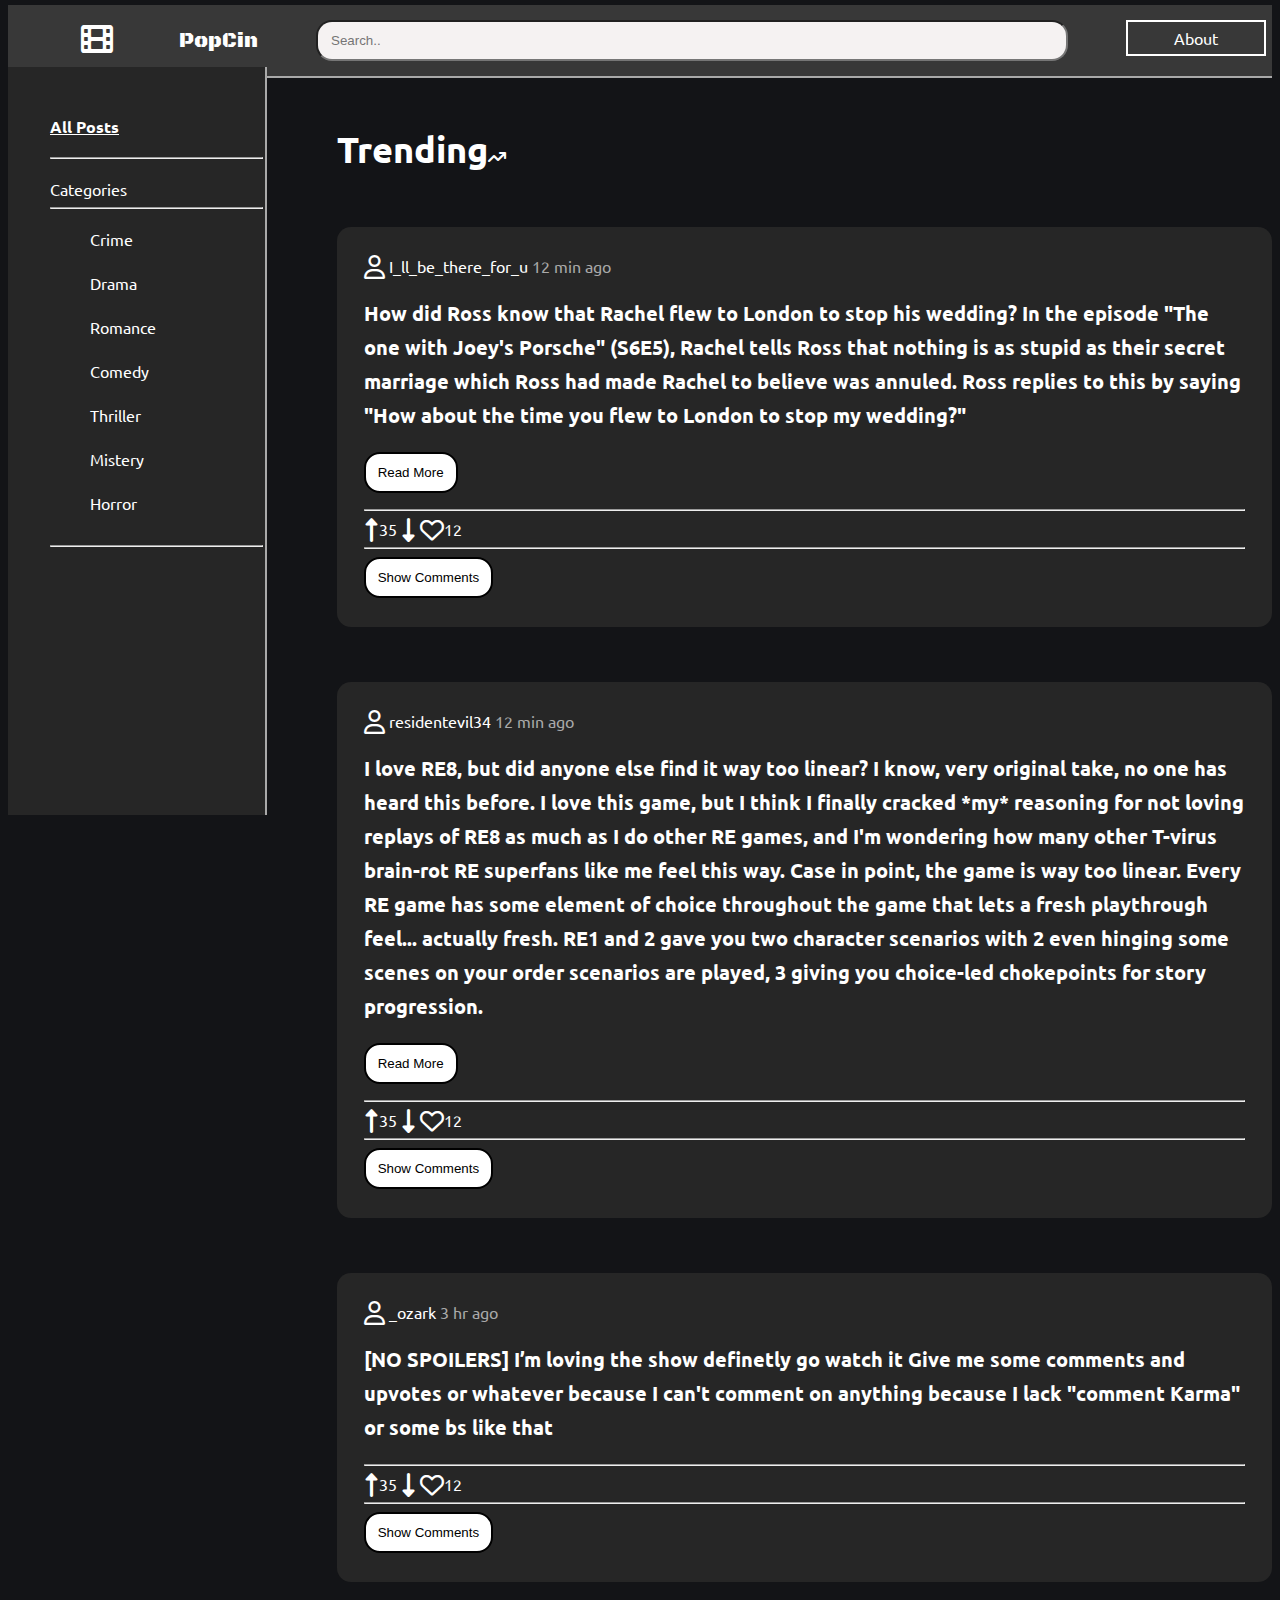
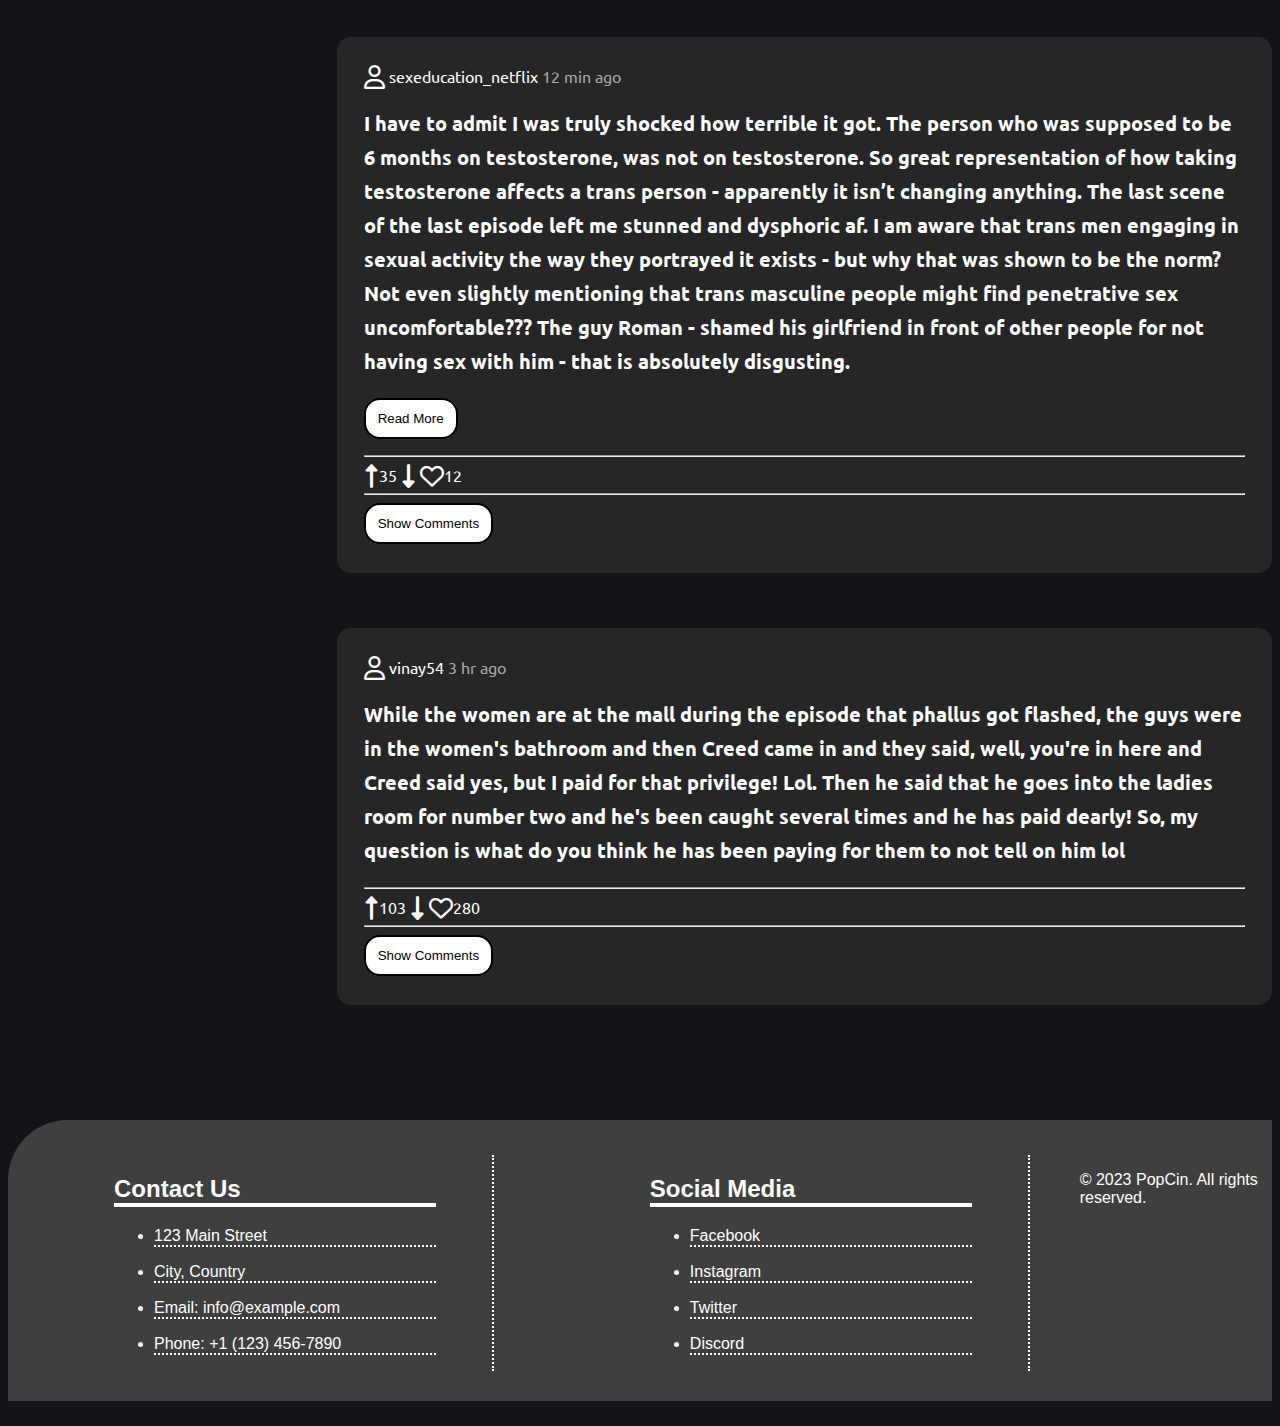
<file: all posts/allposts.html>
<!DOCTYPE html>
<html lang="en">

<head>
    <meta charset="UTF-8">
    <meta name="viewport" content="width=device-width, initial-scale=1.0">
    <title>PopCin- Stream Watch Discuss Repeat</title>
    <link rel="stylesheet" href="allposts.css">
    <link rel="preconnect" href="https://fonts.googleapis.com">
    <link rel="preconnect" href="https://fonts.gstatic.com" crossorigin>
    <link href="https://fonts.googleapis.com/css2?family=Black+Ops+One&family=Ubuntu&display=swap" rel="stylesheet">
    <link rel="icon" href="https://fontawesome.com/icons/film?f=classic&s=solid" type="image/x-icon">

    <link rel="stylesheet" href="https://cdnjs.cloudflare.com/ajax/libs/font-awesome/6.0.0-beta3/css/all.min.css"
        integrity="sha512-..." crossorigin="anonymous">
    <script src="allposts.js"></script>
</head>

<body>
    <header>
        <nav class="nav">
            <ul>
                <li><i class="fa-solid fa-film fa-2xl"></i></li>
                <li style="font-family: 'Black Ops One', cursive; font-size: 21px;">PopCin</li>
                <li><input type="text" id="search" placeholder="Search.." name="search"></li>
                <li ><a href="./About/about.html" class="about">About</a></li>
                <li ><a href="./Notif/notif.html"><i class="fa-solid fa-bell fa-xl" class="bell"></i></a></li>
            </ul>
        </nav>
    </header>
    <div class="home-left">
        <ul style="list-style: none;">
            <li style="font-weight: bold; text-decoration: underline;"><a href="#All Posts">All Posts</a></li>
            <hr>
            <li>Categories
                <hr>
                <ul style="list-style: none;">
                <li><a href="./Categories/Crime/crime.html">Crime</a></li>
                    <li><a href="./Categories/Drama/drama.html">Drama</a></li>
                    <li><a href="./Categories/romance/romance.html">Romance</a></li>
                    <li><a href="./Categories/comedy/comedy.html">Comedy</a></li>
                    <li><a href="./Categories/thriller/thriller.html">Thriller</a></li>
                    <li><a href="./Categories/mistery/mistery.html">Mistery</a></li>
                    <li><a href="./Categories/horror/horror.html">Horror</a></li>
                </ul>
            </li>
            
            <hr>
            
        </ul>
    </div>
    <div class="home-right">
        <span style="font-size: 36px"><b>Trending</b></span><i class="fa-solid fa-arrow-trend-up"></i>
        <div class="post">
            <i class="far fa-user fa-xl"></i> I_ll_be_there_for_u <span style="color: darkgray">12 min ago</span>
            <p style="line-height: 33px; font-size: 20px;"><b>How did Ross know that Rachel flew to London to stop his
                    wedding?
                    In the episode "The one with Joey's Porsche" (S6E5), Rachel tells Ross that nothing is as stupid as
                    their secret marriage which Ross had made Rachel to believe was annuled. Ross replies to this by
                    saying "How about the time you flew to London to stop my wedding?" <p
                        class="additional-text collapsed" style="line-height: 33px; font-size: 20px;">
                        My question is how could Ross possibly know about that? No one ever told Ross that Rachel flew
                        to London with the intent of telling him that she still loves him. All Rachel told Ross when she
                        met him in London was "Congratulations". So how could Ross possibly know?
                    </p></b><button class="btn" onclick="toggleReadMore(this)">Read More</button></p>


            <hr>
            <div class="response">
                <i class="fas fa-up-long fa-xl" style="cursor: pointer;" onclick="upvote();"></i><span
                    id="upvote-post">35</span>
                <i class="fas fa-down-long fa-xl"></i>
                <i class="far fa-heart fa-xl" style="cursor: pointer;" onclick="like();"></i><span
                    id="like-post">12</span>
            </div>
            <hr>
            <button class="comment-button" onclick="toggleComments(this);">Show Comments</button>
            <div class="comment-section">
                <i class="far fa-user"></i>
                <div class="addcomment">
                    <textarea id="comment-text" placeholder="Add Comment"></textarea>
                    <button class="comment-button" onclick="addComment();">Add Comment</button>
                </div>
                <div class="comment">
                    <i class="far fa-user fa-xl"></i> <span>suvir_2</span> <span style="color: darkgray;">1 hr
                        ago</span>
                    <p>It might be the episode where Rachel tells Ross that she is still in love with him at Central
                        Perk.

                        Maybe he could have caught on the fact that the reason she actually flew to London was to tell
                        him about her feelings because this happens while Ross is still married to Emily.</p>
                    <hr>
                    <div class="response">
                        <i class="fas fa-up-long fa-xl" style="cursor: pointer;" onclick="upvoteComment(this);"></i>23
                        <span class="comment-upvote"></span>
                        <i class="fas fa-down-long fa-xl"></i>
                        <i class="far fa-heart fa-xl" style="cursor: pointer;" onclick="likeComment(this);"></i>
                        <span class="comment-like">78</span>
                    </div>
                    <hr>
                </div>

                <div class="comment">
                    <i class="far fa-user fa-2xl"></i> <span>relative_evidence99</span> <span style="color: darkgray;">1
                        hr ago</span>
                    <p>He's a smart guy and has known her most of their lives, it's not that hard to figure out.</p>
                    <hr>
                    <div class="response">
                        <i class="fas fa-up-long fa-xl" style="cursor: pointer;" onclick="upvoteComment(this);"></i>
                        <span class="comment-upvote">26</span>
                        <i class="fas fa-down-long fa-xl"></i>
                        <i class="far fa-heart fa-xl" style="cursor: pointer;" onclick="likeComment(this);"></i>
                        <span class="comment-like">67</span>
                    </div>
                    <hr>
                </div>
                <div class="comment">
                    <i class="far fa-user fa-2xl"></i> <span>aksh123</span> <span style="color: darkgray;">2 hr
                        ago</span>
                    <p>No one ever told him in a show that aired. Do you presume the ONLY conversations or activities
                        are what you see?</p>
                    <hr>
                    <div class="response">
                        <i class="fas fa-up-long fa-xl" style="cursor: pointer;" onclick="upvoteComment(this);"></i>
                        <span class="comment-upvote">34</span>
                        <i class="fas fa-down-long fa-xl"></i>
                        <i class="far fa-heart fa-xl" style="cursor: pointer;" onclick="likeComment(this);"></i>
                        <span class="comment-like">78</span>
                    </div>
                    <hr>
                </div>


            </div>

        </div>
        <div class="post">
            <i class="far fa-user fa-xl"></i> residentevil34 <span style="color: darkgray">12 min ago</span>
            <p style="line-height: 33px; font-size: 20px;"><b>I love RE8, but did anyone else find it way too linear? I
                    know, very original take, no one has heard this before. I love this game, but I think I finally
                    cracked *my* reasoning for not loving replays of RE8 as much as I do other RE games, and I'm
                    wondering how many other T-virus brain-rot RE superfans like me feel this way. Case in point, the
                    game is way too linear.

                    Every RE game has some element of choice throughout the game that lets a fresh playthrough feel...
                    actually fresh. RE1 and 2 gave you two character scenarios with 2 even hinging some scenes on your
                    order scenarios are played, 3 giving you choice-led chokepoints for story progression. <p
                        class="additional-text collapsed" style="line-height: 33px; font-size: 20px;">
                        Then you have the player choice built into the map design with what order you tackle certain
                        items and areas, inventory management, where you leave or spend resources destroying zombies,
                        etc. A repeat playthrough where you make different choices feels very different.
                    </p></b><button class="btn" onclick="toggleReadMore(this)">Read More</button></p>


            <hr>
            <div class="response">
                <i class="fas fa-up-long fa-xl" style="cursor: pointer;" onclick="upvote();"></i><span
                    id="upvote-post">35</span>
                <i class="fas fa-down-long fa-xl"></i>
                <i class="far fa-heart fa-xl" style="cursor: pointer;" onclick="like();"></i><span
                    id="like-post">12</span>
            </div>
            <hr>
            <button class="comment-button" onclick="toggleComments(this);">Show Comments</button>
            <div class="comment-section">
                <i class="far fa-user"></i>
                <div class="addcomment">
                    <textarea id="comment-text" placeholder="Add Comment"></textarea>
                    <button class="comment-button" onclick="addComment();">Add Comment</button>
                </div>
                <div class="comment">
                    <i class="far fa-user fa-xl"></i> <span>suvir_2</span> <span style="color: darkgray;">1 hr
                        ago</span>
                    <p>Yeah agreed, the game feels like it had a lot more open potential. The castle was great as far as
                        it being open and interesting to explore, but then Donna's house and Moreau's area end up being
                        so linear it just disappoints. The factory was sorta in the middle, but still focused a bit more
                        on clever set pieces than any player choice</p>
                    <hr>
                    <div class="response">
                        <i class="fas fa-up-long fa-xl" style="cursor: pointer;" onclick="upvoteComment(this);"></i>23
                        <span class="comment-upvote"></span>
                        <i class="fas fa-down-long fa-xl"></i>
                        <i class="far fa-heart fa-xl" style="cursor: pointer;" onclick="likeComment(this);"></i>
                        <span class="comment-like">78</span>
                    </div>
                    <hr>
                </div>

                <div class="comment">
                    <i class="far fa-user fa-2xl"></i> <span>relative_evidence99</span> <span style="color: darkgray;">1
                        hr ago</span>
                    <p>Sure, agree. It should've been 3 villains, 3 areas, and all greatly more expanded to make room
                        for metroidvania-like exploration, which is by far the best characteristic all great areas of
                        basically any RE have. No area in 8 is really like that. It's a game for one playthrough, and no
                        more. It doesn't even have a Madhouse-like difficulty mode, where enemies are in different
                        places, and items are replaced, or have ink ribbons.</p>
                    <hr>
                    <div class="response">
                        <i class="fas fa-up-long fa-xl" style="cursor: pointer;" onclick="upvoteComment(this);"></i>
                        <span class="comment-upvote">26</span>
                        <i class="fas fa-down-long fa-xl"></i>
                        <i class="far fa-heart fa-xl" style="cursor: pointer;" onclick="likeComment(this);"></i>
                        <span class="comment-like">67</span>
                    </div>
                    <hr>
                </div>
                <div class="comment">
                    <i class="far fa-user fa-2xl"></i> <span>aksh123</span> <span style="color: darkgray;">2 hr
                        ago</span>
                    <p>But I don't agree with you in regards with 4 (both) and 5. I think the linearity hurts them the
                        same way than in 8. For me, a RE game must always be an overly elaborate escape room (or
                        multiple ones). After that, you may change how the combat feels, but the level design should
                        never be a secondary aspect. Having secondary more linear areas is fine, but don't make it the
                        backbone of the design philosophy. I don't care if it's not realistic. If it's a goddamn forest,
                        it should be metroidvania, don't care that it's a forest.</p>
                    <hr>
                    <div class="response">
                        <i class="fas fa-up-long fa-xl" style="cursor: pointer;" onclick="upvoteComment(this);"></i>
                        <span class="comment-upvote">34</span>
                        <i class="fas fa-down-long fa-xl"></i>
                        <i class="far fa-heart fa-xl" style="cursor: pointer;" onclick="likeComment(this);"></i>
                        <span class="comment-like">78</span>
                    </div>
                    <hr>
                </div>


            </div>

        </div>


        <div class="post">
            <i class="far fa-user fa-xl"></i> _ozark <span style="color: darkgray">3 hr ago</span>
            <p style="line-height: 33px; font-size: 20px;"><b>
                    [NO SPOILERS] I’m loving the show definetly go watch it
                    Give me some comments and upvotes or whatever because I can't comment on anything because I lack
                    "comment Karma" or some bs like that
                </b></p>


            <hr>
            <div class="response">
                <i class="fas fa-up-long fa-xl" style="cursor: pointer;" onclick="upvote();"></i><span
                    id="upvote-post">35</span>
                <i class="fas fa-down-long fa-xl"></i>
                <i class="far fa-heart fa-xl" style="cursor: pointer;" onclick="like();"></i><span
                    id="like-post">12</span>
            </div>
            <hr>
            <button class="comment-button" onclick="toggleComments(this);">Show Comments</button>
            <div class="comment-section">
                <i class="far fa-user"></i>
                <div class="addcomment">
                    <textarea id="comment-text" placeholder="Add Comment"></textarea>
                    <button class="comment-button" onclick="addComment();">Add Comment</button>
                </div>
                <div class="comment">
                    <i class="far fa-user fa-xl"></i> <span>suvir_2</span> <span style="color: darkgray;">2 hr
                        ago</span>
                    <p>Thank you</p>
                    <hr>
                    <div class="response">
                        <i class="fas fa-up-long fa-xl" style="cursor: pointer;" onclick="upvoteComment(this);"></i>
                        <span class="comment-upvote">-2</span>
                        <i class="fas fa-down-long fa-xl"></i>
                        <i class="far fa-heart fa-xl" style="cursor: pointer;" onclick="likeComment(this);"></i>
                        <span class="comment-like">12</span>
                    </div>
                    <hr>
                </div>




            </div>

        </div>
        <div class="post">
            <i class="far fa-user fa-xl"></i> sexeducation_netflix <span style="color: darkgray">12 min ago</span>
            <p style="line-height: 33px; font-size: 20px;"><b>I have to admit I was truly shocked how terrible it got.
                    The person who was supposed to be 6 months on testosterone, was not on testosterone. So great
                    representation of how taking testosterone affects a trans person - apparently it isn’t changing
                    anything.

                    The last scene of the last episode left me stunned and dysphoric af. I am aware that trans men
                    engaging in sexual activity the way they portrayed it exists - but why that was shown to be the
                    norm? Not even slightly mentioning that trans masculine people might find penetrative sex
                    uncomfortable???

                    The guy Roman - shamed his girlfriend in front of other people for not having sex with him - that is
                    absolutely disgusting. <p class="additional-text collapsed"
                        style="line-height: 33px; font-size: 20px;">
                        Pressuring women into sex, seeing it as an obligation in a relationship was not portrayed as
                        clearly unacceptable in my opinion. Not even mentioning that a trans woman could feel dysphoric
                        and shouldn’t ever feel like she has to like and want to engage in penetrating during
                        intercourse.
                    </p></b><button class="btn" onclick="toggleReadMore(this)">Read More</button></p>


            <hr>
            <div class="response">
                <i class="fas fa-up-long fa-xl" style="cursor: pointer;" onclick="upvote();"></i><span
                    id="upvote-post">35</span>
                <i class="fas fa-down-long fa-xl"></i>
                <i class="far fa-heart fa-xl" style="cursor: pointer;" onclick="like();"></i><span
                    id="like-post">12</span>
            </div>
            <hr>
            <button class="comment-button" onclick="toggleComments(this);">Show Comments</button>
            <div class="comment-section">
                <i class="far fa-user"></i>
                <div class="addcomment">
                    <textarea id="comment-text" placeholder="Add Comment"></textarea>
                    <button class="comment-button" onclick="addComment();">Add Comment</button>
                </div>
                <div class="comment">
                    <i class="far fa-user fa-xl"></i> <span>suvir_2</span> <span style="color: darkgray;">1 hr
                        ago</span>
                    <p>From my perspective as a cis female... I agree with your impression of this latest season. I
                        think they wanted to represent an inclusive college but then went above and beyond making the
                        whole season really unrealistic.</p>
                    <hr>
                    <div class="response">
                        <i class="fas fa-up-long fa-xl" style="cursor: pointer;" onclick="upvoteComment(this);"></i>23
                        <span class="comment-upvote"></span>
                        <i class="fas fa-down-long fa-xl"></i>
                        <i class="far fa-heart fa-xl" style="cursor: pointer;" onclick="likeComment(this);"></i>
                        <span class="comment-like">78</span>
                    </div>
                    <hr>
                </div>

                <div class="comment">
                    <i class="far fa-user fa-xl"></i> <span>relative_evidence99</span> <span style="color: darkgray;">1
                        hr ago</span>
                    <p>Season 4 was a bit too much and boring with all its stories, some exaggerated to make a point
                        while it could have developed naturally to make it... I see your point. Having god as a black
                        woman was weird.. IMO it's silly for god to be either sex, not to mention be of any human race.
                    </p>
                    <hr>
                    <div class="response">
                        <i class="fas fa-up-long fa-xl" style="cursor: pointer;" onclick="upvoteComment(this);"></i>
                        <span class="comment-upvote">26</span>
                        <i class="fas fa-down-long fa-xl"></i>
                        <i class="far fa-heart fa-xl" style="cursor: pointer;" onclick="likeComment(this);"></i>
                        <span class="comment-like">67</span>
                    </div>
                    <hr>
                </div>
                <div class="comment">
                    <i class="far fa-user fa-xl"></i> <span>aksh123</span> <span style="color: darkgray;">2 hr
                        ago</span>
                    <p>There's been centuries of depicting God as a white man so having Them be a black woman shouldn't
                        be an issue.

                        Having God in Sex Education at all is the stupid thing.</p>
                    <hr>
                    <div class="response">
                        <i class="fas fa-up-long fa-xl" style="cursor: pointer;" onclick="upvoteComment(this);"></i>
                        <span class="comment-upvote">34</span>
                        <i class="fas fa-down-long fa-xl"></i>
                        <i class="far fa-heart fa-xl" style="cursor: pointer;" onclick="likeComment(this);"></i>
                        <span class="comment-like">78</span>
                    </div>
                    <hr>
                </div>


            </div>

        </div>
        <div class="post">
            <i class="far fa-user fa-xl"></i> vinay54 <span style="color: darkgray">3 hr ago</span>
            <p style="line-height: 33px; font-size: 20px;"><b>While the women are at the mall during the episode that
                    phallus got flashed, the guys were in the women's bathroom and then Creed came in and they said,
                    well, you're in here and Creed said yes, but I paid for that privilege! Lol.
                    Then he said that he goes into the ladies room for number two and he's been caught several times
                    and he has paid dearly! So, my question is what do you think he has been paying for them to not
                    tell on him lol
            </p></b>


            <hr>
            <div class="response">
                <i class="fas fa-up-long fa-xl" style="cursor: pointer;" onclick="upvote();"></i><span
                    id="upvote-post">103</span>
                <i class="fas fa-down-long fa-xl"></i>
                <i class="far fa-heart fa-xl" style="cursor: pointer;" onclick="like();"></i><span
                    id="like-post">280</span>
            </div>
            <hr>
            <button class="comment-button" onclick="toggleComments(this);">Show Comments</button>
            <div class="comment-section">
                <i class="far fa-user"></i>
                <div class="addcomment">
                    <textarea id="comment-text" placeholder="Add Comment"></textarea>
                    <button class="comment-button" onclick="addComment();">Add Comment</button>
                </div>
                <div class="comment">
                    <i class="far fa-user fa-xl"></i> <span>drishti89</span> <span style="color: darkgray;">2 hr
                        ago</span>
                    <p>binod</p>
                    <hr>
                    <div class="response">
                        <i class="fas fa-up-long fa-xl" style="cursor: pointer;" onclick="upvoteComment(this);"></i>
                        <span class="comment-upvote">45</span>
                        <i class="fas fa-down-long fa-xl"></i>
                        <i class="far fa-heart fa-xl" style="cursor: pointer;" onclick="likeComment(this);"></i>
                        <span class="comment-like">150</span>
                    </div>
                    <hr>
                </div>

                <div class="comment">
                    <i class="far fa-user fa-xl"></i> <span>hecker_89</span> <span style="color: darkgray;">1 hr
                        ago</span>
                    <p>I'm cis, but as soon as they had that short exchange during sex, I was like </p>
                    <hr>
                    <div class="response">
                        <i class="fas fa-up-long fa-xl" style="cursor: pointer;" onclick="upvoteComment(this);"></i>
                        <span class="comment-upvote">35</span>
                        <i class="fas fa-down-long fa-xl"></i>
                        <i class="far fa-heart fa-xl" style="cursor: pointer;" onclick="likeComment(this);"></i>
                        <span class="comment-like">67</span>
                    </div>
                    <hr>
                </div>
                <div class="comment">
                    <i class="far fa-user fa-xl"></i> <span>kamal69</span> <span style="color: darkgray;">1 hr
                        ago</span>
                    <p>He’s paying off the security guards to not report him. It’s made abundantly clear when they enter
                        the mall and he turns left and goes into the security office. Also, if you look closely, just
                        before he actually enters the office he takes out his wallet and shoves it up your butt.</p>
                    <hr>
                    <div class="response">
                        <i class="fas fa-up-long fa-xl" style="cursor: pointer;" onclick="upvoteComment(this);"></i>
                        <span class="comment-upvote">35</span>
                        <i class="fas fa-down-long fa-xl"></i>
                        <i class="far fa-heart fa-xl" style="cursor: pointer;" onclick="likeComment(this);"></i>
                        <span class="comment-like">67</span>
                    </div>
                    <hr>
                </div>


            </div>

        </div>
    </div>


    <footer class="foot">
        <div class="list" style="border-right: dotted 2px white; width: 33%;">
            <h2>Contact Us</h2>
            <ul>
                <li>123 Main Street</li>
                <li>City, Country</li>
                <li>Email: info@example.com</li>
                <li>Phone: +1 (123) 456-7890</li>
            </ul>
        </div>
        <div class="list" style="border-right: dotted 2px white; width: 33%;">
            <h2>Social Media</h2>
            <ul>
                <li><a href="#facebook">Facebook</a></li>
                <li><a href="#instagram">Instagram</a></li>
                <li><a href="#twitter">Twitter</a></li>
                <li><a href="#discord">Discord</a></li>
            </ul>
        </div>
        <p>&copy; 2023 PopCin. All rights reserved.</p>
    </footer>
</file>
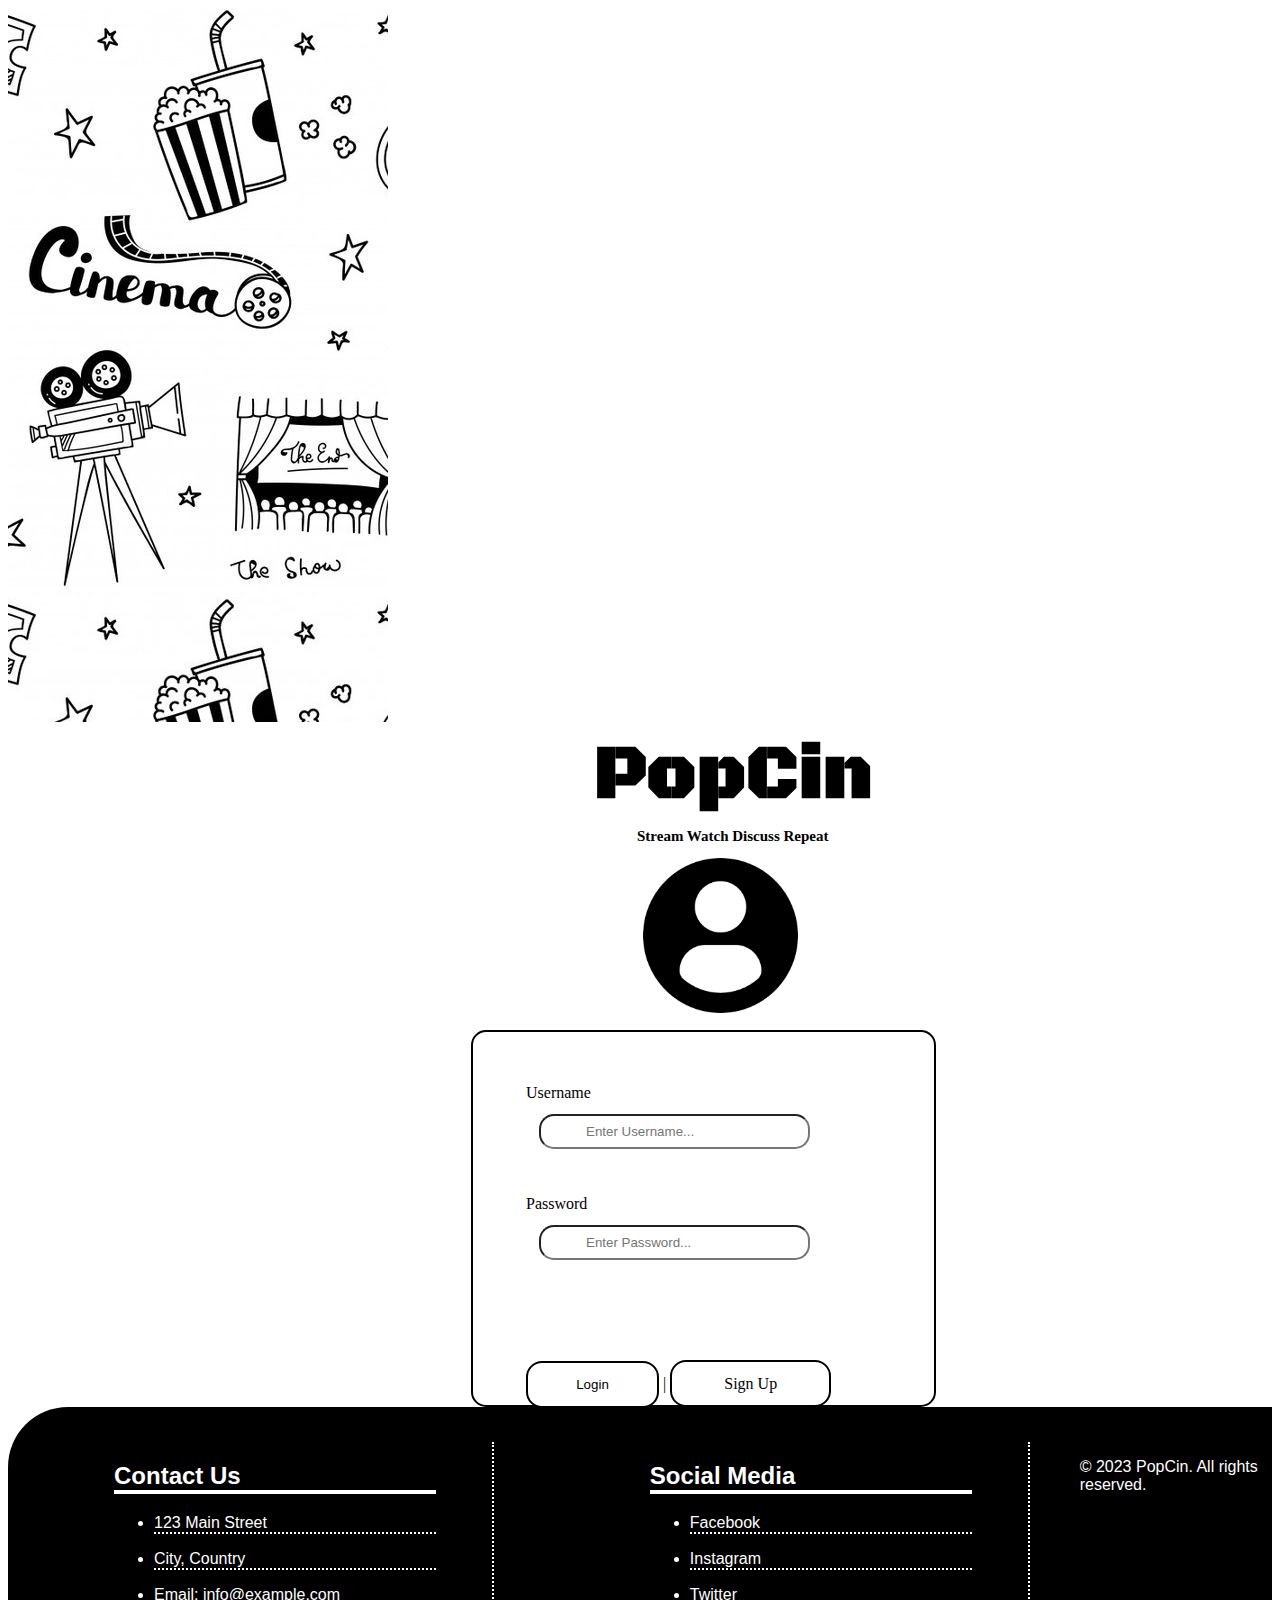
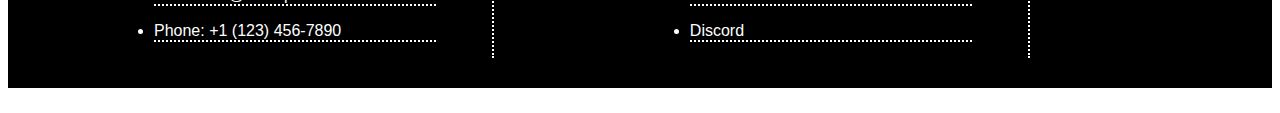
<file: login/login.html>
<!DOCTYPE html>
<html lang="en">
<head>
    <meta charset="UTF-8">
    <meta name="viewport" content="width=device-width, initial-scale=1.0">
    <link rel="preconnect" href="https://fonts.googleapis.com">
    <link rel="preconnect" href="https://fonts.gstatic.com" crossorigin>
    <link href="https://fonts.googleapis.com/css2?family=Black+Ops+One&family=Ubuntu&display=swap" rel="stylesheet">
    <link rel="stylesheet" href="login.css">
    <script src="login.js"></script>
    <title>Login-PopCin</title>
    
</head>
<body>
     <div class="login-left">
        
     </div>
     <div class="login-right">
        
        <h1>PopCin</h1>
        <h6>Stream Watch Discuss Repeat</h6>
            <img src="user.png" alt="not found">
        <div class="user">
            Username<input type="text" id="username" name="user" placeholder="Enter Username...">
            <p id="uval" style="color:red"></p>
            <br>
            Password<input type="password" id="pass" name="pass" placeholder="Enter Password...">
            <p id="exist" style="color:red"></p>
            <p id="val" style="color: red;"></p>
            <br>
            <br>
            <br>
            <br>
            <button class="btn" onclick="login();">Login</button> | <a href="./Projects/Forum/sign-up/sign.html" class="btn" style="text-align: center;">Sign Up</a>

        </div>

     </div>
     <footer class="foot">
        <div class="list" style="border-right: dotted 2px white; width: 33%;">
            <h2>Contact Us</h2>
            <ul>
                <li>123 Main Street</li>
                <li>City, Country</li>
                <li>Email: info@example.com</li>
                <li>Phone: +1 (123) 456-7890</li>
            </ul>
        </div>
        <div class="list" style="border-right: dotted 2px white; width: 33%;">
            <h2>Social Media</h2>
            <ul>
                <li><a href="#facebook">Facebook</a></li>
                <li><a href="#instagram">Instagram</a></li>
                <li><a href="#twitter">Twitter</a></li>
                <li><a href="#discord">Discord</a></li>
            </ul>
        </div>
        <p>&copy; 2023 PopCin. All rights reserved.</p>
    </footer>
</body>
</html>
</file>
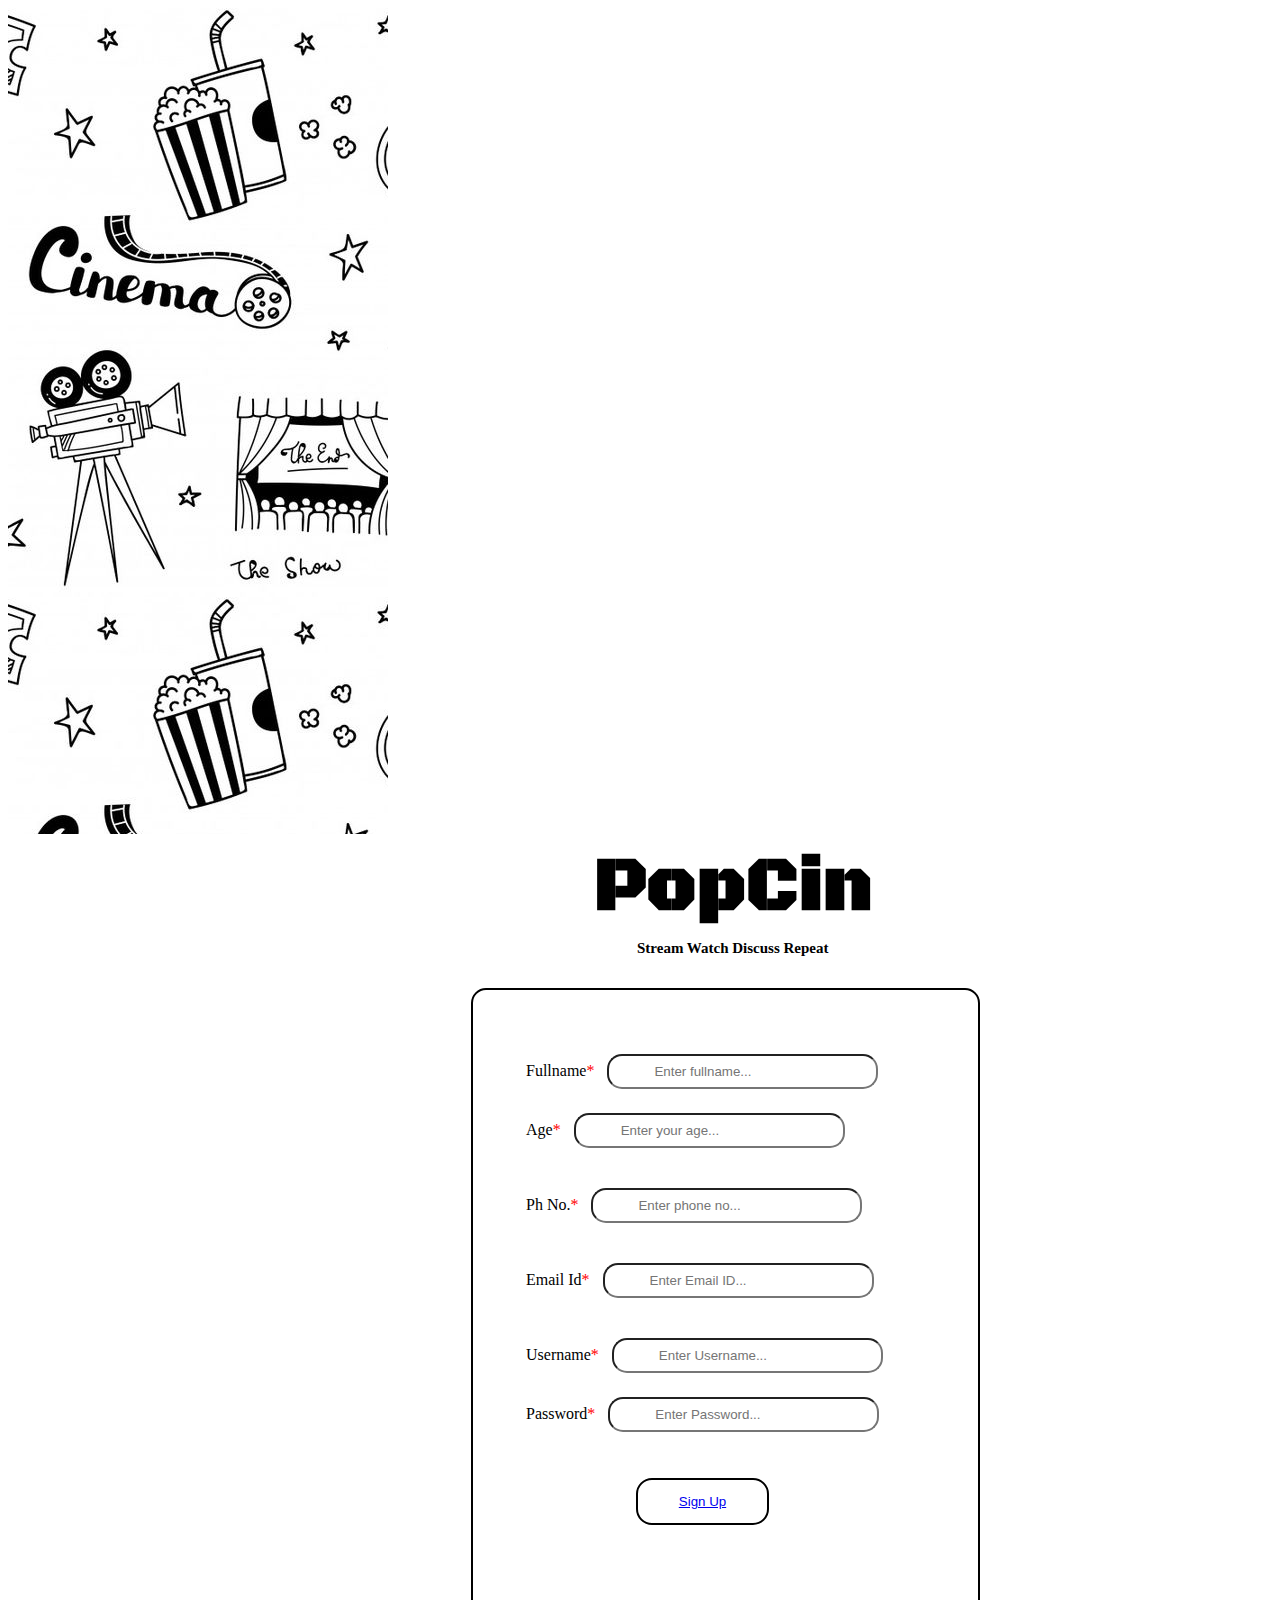
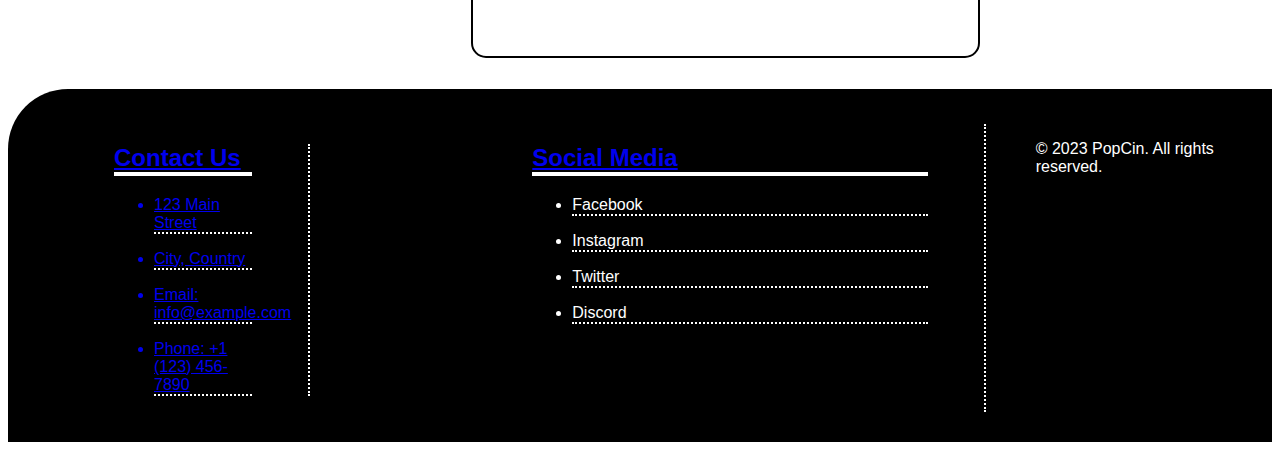
<file: sign-up/sign.html>
<!DOCTYPE html>
<html lang="en">
<head>
    <meta charset="UTF-8">
    <meta name="viewport" content="width=device-width, initial-scale=1.0">
    <title>PopCin | Signup</title>
    <link rel="stylesheet" href="sign.css">
    <script src="sign.js"></script>
    <link rel="preconnect" href="https://fonts.googleapis.com">
    <link rel="preconnect" href="https://fonts.gstatic.com" crossorigin>
    <link href="https://fonts.googleapis.com/css2?family=Black+Ops+One&family=Ubuntu&display=swap" rel="stylesheet">
    
</head>
<body>
    <div class="login-left">
        
    </div>
    <div class="login-right">
       
       <h1>PopCin</h1>
       <h6>Stream Watch Discuss Repeat</h6>
       <div class="user">
           Fullname<span style="color:red">*</span><input type="text" id="name" name="fname" placeholder="Enter fullname...">
           <br>
           Age<span style="color:red">*</span><input type="number" name="date" id="age" placeholder="Enter your age...">
           <br>
           <p id="age-error" style="color:red"></p>
           Ph No.<span style="color:red">*</span><input type="number" id="pno" name="phone" placeholder="Enter phone no...">
           <br>
           <p id="phone-error" style="color:red;"></p>
           Email Id<span style="color: red;">*</span><input type="email" id="email" name="mail" placeholder="Enter Email ID...">
           <br>
           <p id="email-error" style="color:red"></p>
           Username<span style="color: red;">*</span><input type="text" id="username" name="user" placeholder="Enter Username...">
           
           <br>
           Password<span style="color:red">*</span><input type="password" id="pass" name="pass" placeholder="Enter Password...">
           
           <p id="password-error" style="color: red;"></p>
           <br>
    
          
           <button class="btn" style="margin: 0px 110px;" onclick="validate();"><a href="./Projects/Forum/all%20posts/allposts.html">Sign Up</button>


       </div>

    </div>
    <footer class="foot">
       <div class="list" style="border-right: dotted 2px white; width: 33%;">
           <h2>Contact Us</h2>
           <ul>
               <li>123 Main Street</li>
               <li>City, Country</li>
               <li>Email: info@example.com</li>
               <li>Phone: +1 (123) 456-7890</li>
           </ul>
       </div>
       <div class="list" style="border-right: dotted 2px white; width: 33%;">
           <h2>Social Media</h2>
           <ul>
               <li><a href="#facebook">Facebook</a></li>
               <li><a href="#instagram">Instagram</a></li>
               <li><a href="#twitter">Twitter</a></li>
               <li><a href="#discord">Discord</a></li>
           </ul>
       </div>
       <p>&copy; 2023 PopCin. All rights reserved.</p>
   </footer>
</body>
</html>
</file>
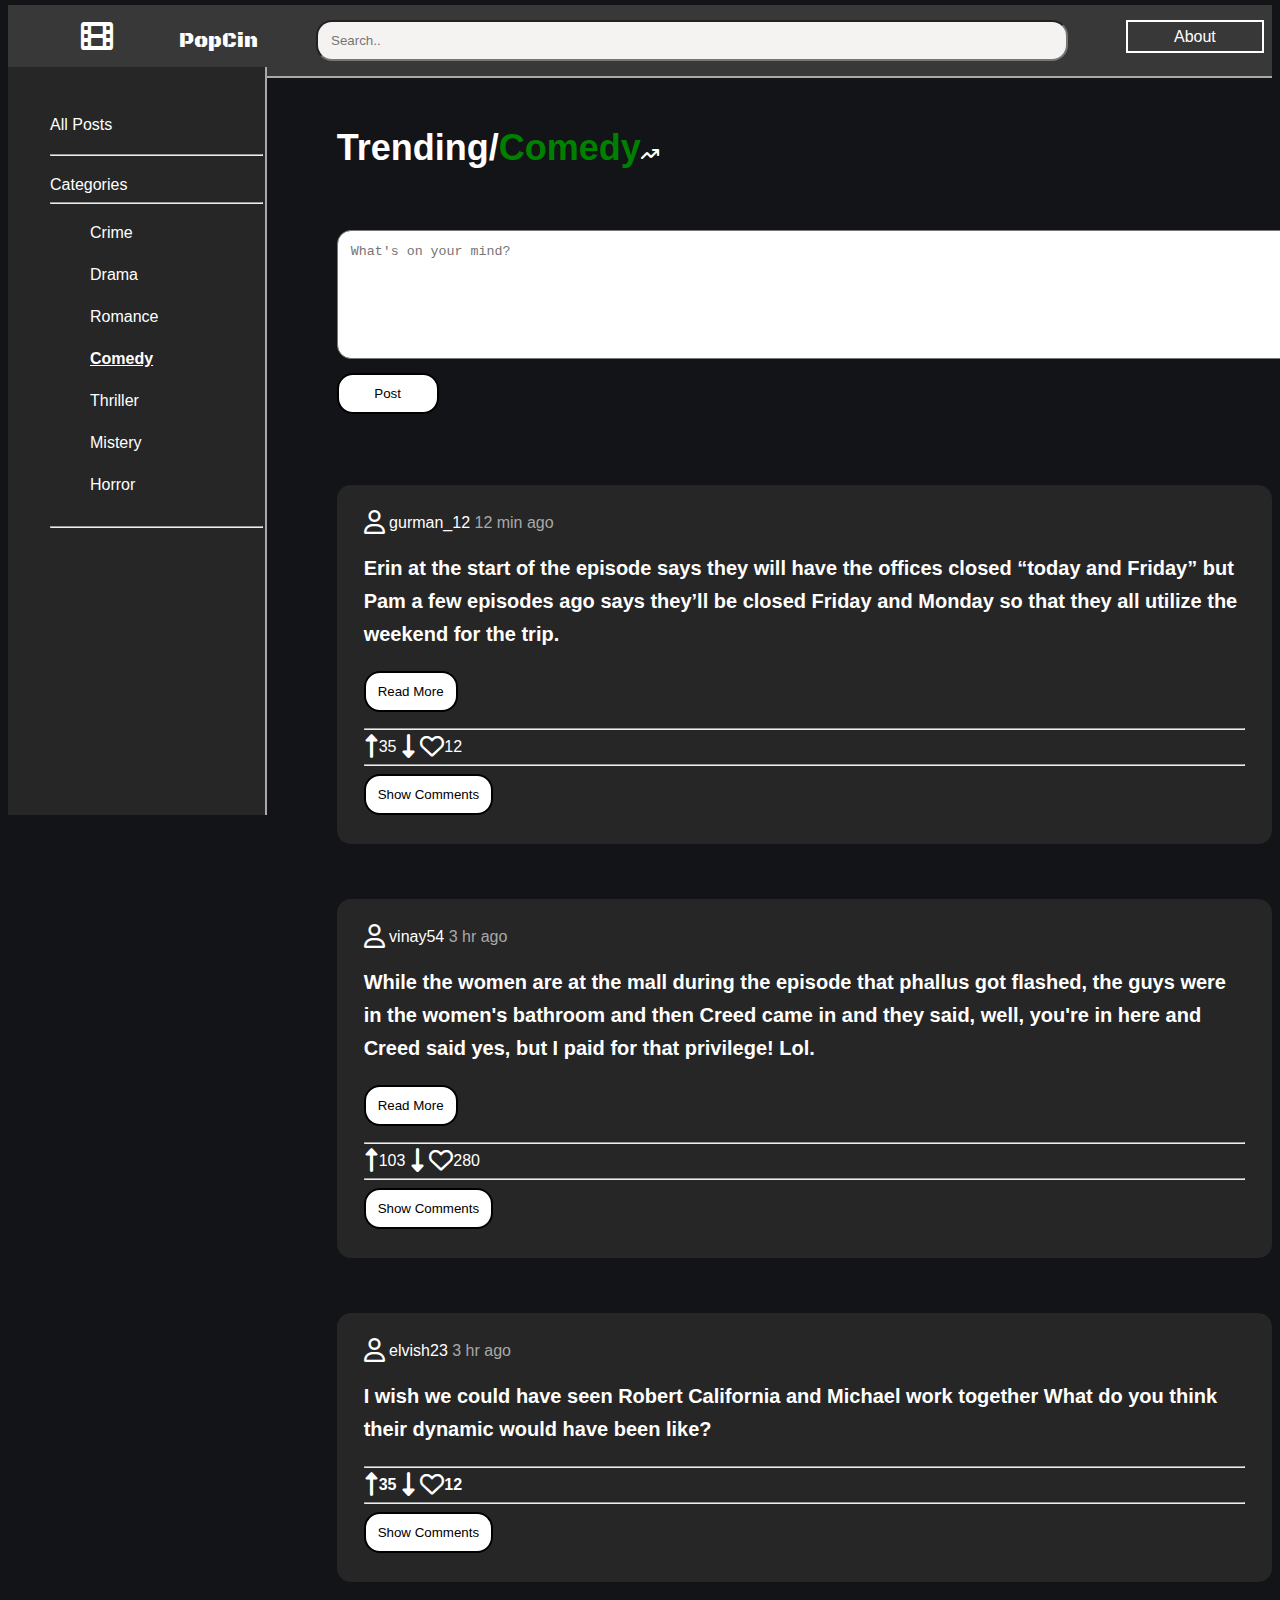
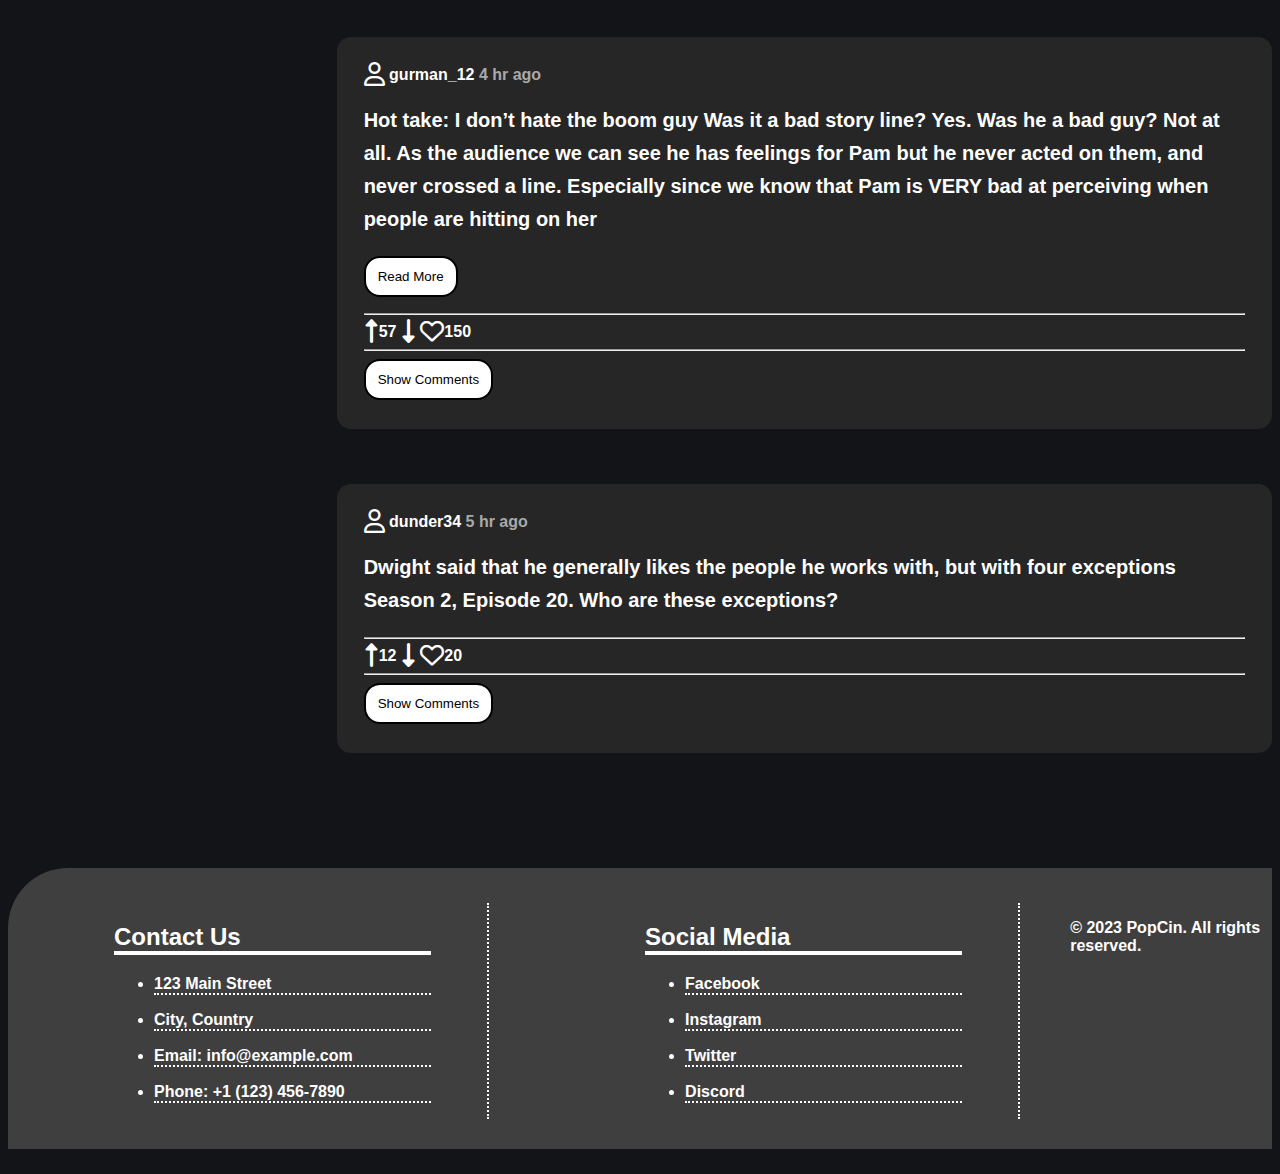
<file: Categories/comedy/comedy.html>
<!DOCTYPE html>
<html lang="en">

<head>
    <meta charset="UTF-8">
    <meta name="viewport" content="width=device-width, initial-scale=1.0">
    <title>Comedy | Categories | PopCin</title>
    <link rel="stylesheet" href="comedy.css">
    <link rel="preconnect" href="https://fonts.googleapis.com">
    <link rel="preconnect" href="https://fonts.gstatic.com" crossorigin>
    <link href="https://fonts.googleapis.com/css2?family=Black+Ops+One&family=Roboto&display=swap"" rel=" stylesheet">

    <link rel="stylesheet" href="https://cdnjs.cloudflare.com/ajax/libs/font-awesome/6.0.0-beta3/css/all.min.css"
        integrity="sha512-..." crossorigin="anonymous">
    <script src="comedy.js"></script>
</head>

<body>
    <header>
        <nav class="nav">
            <ul>
                <li><i class="fa-solid fa-film fa-2xl"></i></li>
                <li style="font-family: 'Black Ops One', cursive; font-size: 21px;">PopCin</li>
                <li><input type="text" id="search" placeholder="Search.." name="search"></li>
                <li><a href="./About/about.html" class="about">About</a></li>
                <li><a href="./Notif/notif.html"><i class="fa-solid fa-bell fa-xl"></i></a></li>
            </ul>
        </nav>
    </header>
    <div class="home-left">
        <ul style="list-style: none;">
            <li><a href="./all%20posts/allposts.html">All Posts</a></li>
            <hr>
            <li>Categories
                <hr>
                <ul style="list-style: none;">
                    <li><a href="./Categories/Crime/crime.html">Crime</a></li>
                    <li><a href="./Categories/Drama/drama.html">Drama</a></li>
                    <li><a href="./Categories/romance/romance.html">Romance</a></li>
                    <li style="font-weight: bold; text-decoration: underline;"><a
                            href="./Categories/comedy/comedy.html">Comedy</a></li>
                    <li><a href="./Categories/thriller/thriller.html">Thriller</a></li>
                    <li><a href="./Categories/mistery/mistery.html">Mistery</a></li>
                    <li><a href="./Categories/horror/horror.html">Horror</a></li>
                </ul>
            </li>
            <hr>
            
        </ul>
    </div>
    <div class="home-right">
        <span style="font-size: 36px"><b>Trending/<span style="color: green;">Comedy</span></b></span><i
            class="fa-solid fa-arrow-trend-up"></i>
            <div class="create-post">
                <textarea id="post-content" rows="4" placeholder="What's on your mind?"></textarea>
                <button class="btn" style="width: 102px;
            margin: 10px 0px;" onclick="createPost()">Post</button>
            </div>
            <div class="post-section">
            
                <div class="post">
                    <i class="far fa-user fa-xl"></i> gurman_12 <span style="color: darkgray">12 min ago</span>
                    <p style="line-height: 33px; font-size: 20px;"><b>Erin at the start of the episode says they will
                            have
                            the
                            offices closed “today and Friday” but Pam a few episodes ago says they’ll be closed Friday
                            and
                            Monday so that they all utilize the weekend for the trip. <p
                                class="additional-text collapsed" style="line-height: 33px; font-size: 20px;">
                                So if it isn’t an error, what is “today”?
                            </p></b><button class="btn" onclick="toggleReadMore(this)">Read More</button></p>


                    <hr>
                    <div class="response">
                        <i class="fas fa-up-long fa-xl" style="cursor: pointer;" onclick="upvote(this);"></i><span
                            class="upvote-post">35</span>
                        <i class="fas fa-down-long fa-xl"></i>
                        <i class="far fa-heart fa-xl" style="cursor: pointer;" onclick="like(this);"></i><span
                            class="like-post">12</span>
                    </div>
                    <hr>
                    <button class="comment-button" onclick="toggleComments(this);">Show Comments</button>
                    <div class="comment-section">
                        <i class="far fa-user"></i>
                        <div class="addcomment">
                            <textarea id="comment-text" placeholder="Add Comment"
                                onclick="redirectToLogin()"></textarea>
                            <button class="comment-button" onclick="addComment();">Add Comment</button>
                        </div>
                        <div class="comment">
                            <i class="far fa-user fa-xl"></i> <span>suvir_2</span> <span style="color: darkgray;">1 hr
                                ago</span>
                            <p>Erin cannot be taken seriously</p>
                            <hr>
                            <div class="response">
                                <i class="fas fa-up-long fa-xl" style="cursor: pointer;"
                                    onclick="upvoteComment(this);"></i>
                                <span class="comment-upvote">23</span>
                                <i class="fas fa-down-long fa-xl"></i>
                                <i class="far fa-heart fa-xl" style="cursor: pointer;" onclick="likeComment(this);"></i>
                                <span class="comment-like">78</span>
                            </div>
                            <hr>
                        </div>

                        <div class="comment">
                            <i class="far fa-user fa-2xl"></i> <span>relative_evidence99</span> <span
                                style="color: darkgray;">1 hr ago</span>
                            <p>The horse’s name was Friday. Heard this joke before</p>
                            <hr>
                            <div class="response">
                                <i class="fas fa-up-long fa-xl" style="cursor: pointer;"
                                    onclick="upvoteComment(this);"></i>
                                <span class="comment-upvote">26</span>
                                <i class="fas fa-down-long fa-xl"></i>
                                <i class="far fa-heart fa-xl" style="cursor: pointer;" onclick="likeComment(this);"></i>
                                <span class="comment-like">67</span>
                            </div>
                            <hr>
                        </div>
                        <div class="comment">
                            <i class="far fa-user fa-2xl"></i> <span>aksh123</span> <span style="color: darkgray;">2 hr
                                ago</span>
                            <p>a Wizard did it</p>
                            <hr>
                            <div class="response">
                                <i class="fas fa-up-long fa-xl" style="cursor: pointer;"
                                    onclick="upvoteComment(this);"></i>
                                <span class="comment-upvote">34</span>
                                <i class="fas fa-down-long fa-xl"></i>
                                <i class="far fa-heart fa-xl" style="cursor: pointer;" onclick="likeComment(this);"></i>
                                <span class="comment-like">78</span>
                            </div>
                            <hr>
                        </div>


                    </div>

                </div>
                <div class="post">
                    <i class="far fa-user fa-xl"></i> vinay54 <span style="color: darkgray">3 hr ago</span>
                    <p style="line-height: 33px; font-size: 20px;"><b>While the women are at the mall during the episode
                            that
                            phallus got flashed, the guys were in the women's bathroom and then Creed came in and they
                            said,
                            well, you're in here and Creed said yes, but I paid for that privilege! Lol. <p
                                class="additional-text collapsed" style="line-height: 33px; font-size: 20px;">
                                Then he said that he goes into the ladies room for number two and he's been caught
                                several
                                times
                                and he has paid dearly! So, my question is what do you think he has been paying for them
                                to
                                not
                                tell on him lol
                            </p></b><button class="btn" onclick="toggleReadMore(this)">Read More</button></p>


                    <hr>
                    <div class="response">
                        <i class="fas fa-up-long fa-xl" style="cursor: pointer;" onclick="upvote(this);"></i><span
                            class="upvote-post">103</span>
                        <i class="fas fa-down-long fa-xl"></i>
                        <i class="far fa-heart fa-xl" style="cursor: pointer;" onclick="like(this);"></i><span
                            class="like-post">280</span>
                    </div>
                    <hr>
                    <button class="comment-button" onclick="toggleComments(this);">Show Comments</button>
                    <div class="comment-section">
                        <i class="far fa-user"></i>
                        <div class="addcomment">
                            <textarea id="comment-text" placeholder="Add Comment"></textarea>
                            <button class="comment-button" onclick="addComment();">Add Comment</button>
                        </div>
                        <div class="comment">
                            <i class="far fa-user fa-xl"></i> <span>drishti89</span> <span style="color: darkgray;">2 hr
                                ago</span>
                            <p>I took it as him getting arrested.</p>
                            <hr>
                            <div class="response">
                                <i class="fas fa-up-long fa-xl" style="cursor: pointer;"
                                    onclick="upvoteComment(this);"></i>
                                <span class="comment-upvote">45</span>
                                <i class="fas fa-down-long fa-xl"></i>
                                <i class="far fa-heart fa-xl" style="cursor: pointer;" onclick="likeComment(this);"></i>
                                <span class="comment-like">150</span>
                            </div>
                            <hr>
                        </div>

                        <div class="comment">
                            <i class="far fa-user fa-xl"></i> <span>hecker_89</span> <span style="color: darkgray;">1 hr
                                ago</span>
                            <p>He’s paying off the security guards to not report him. It’s made abundantly clear when
                                they
                                enter the mall and he turns left and goes into the security office. Also, if you look
                                closely, just before he actually enters the office he takes out his wallet and shoves it
                                up
                                your butt.</p>
                            <hr>
                            <div class="response">
                                <i class="fas fa-up-long fa-xl" style="cursor: pointer;"
                                    onclick="upvoteComment(this);"></i>
                                <span class="comment-upvote">35</span>
                                <i class="fas fa-down-long fa-xl"></i>
                                <i class="far fa-heart fa-xl" style="cursor: pointer;" onclick="likeComment(this);"></i>
                                <span class="comment-like">67</span>
                            </div>
                            <hr>
                        </div>
                        <div class="comment">
                            <i class="far fa-user fa-xl"></i> <span>kamal69</span> <span style="color: darkgray;">1 hr
                                ago</span>
                            <p>He’s paying off the security guards to not report him. It’s made abundantly clear when
                                they
                                enter the mall and he turns left and goes into the security office. Also, if you look
                                closely, just before he actually enters the office he takes out his wallet and shoves it
                                up
                                your butt.</p>
                            <hr>
                            <div class="response">
                                <i class="fas fa-up-long fa-xl" style="cursor: pointer;"
                                    onclick="upvoteComment(this);"></i>
                                <span class="comment-upvote">35</span>
                                <i class="fas fa-down-long fa-xl"></i>
                                <i class="far fa-heart fa-xl" style="cursor: pointer;" onclick="likeComment(this);"></i>
                                <span class="comment-like">67</span>
                            </div>
                            <hr>
                        </div>


                    </div>

                </div>
                <div class="post">
                    <i class="far fa-user fa-xl"></i> elvish23 <span style="color: darkgray">3 hr ago</span>
                    <p style="line-height: 33px; font-size: 20px;"><b>I wish we could have seen Robert California and
                            Michael work together
                            What do you think their dynamic would have been like?


                            <hr>
                            <div class="response">
                                <i class="fas fa-up-long fa-xl" style="cursor: pointer;"
                                    onclick="upvote(this);"></i><span class="upvote-post">35</span>
                                <i class="fas fa-down-long fa-xl"></i>
                                <i class="far fa-heart fa-xl" style="cursor: pointer;" onclick="like(this);"></i><span
                                    class="like-post">12</span>
                            </div>
                            <hr>
                            <button class="comment-button" onclick="toggleComments(this);">Show Comments</button>
                            <div class="comment-section">
                                <i class="far fa-user"></i>
                                <div class="addcomment">
                                    <textarea id="comment-text" placeholder="Add Comment"></textarea>
                                    <button class="comment-button" onclick="addComment();">Add Comment</button>
                                </div>
                                <div class="comment">
                                    <i class="far fa-user fa-xl"></i> <span>suvir_2</span> <span
                                        style="color: darkgray;">2
                                        hr
                                        ago</span>
                                    <p>I think honestly Michael would’ve hated RC. And I think RC might’ve demoted
                                        Michael.
                                    </p>
                                    <hr>
                                    <div class="response">
                                        <i class="fas fa-up-long fa-xl" style="cursor: pointer;"
                                            onclick="upvoteComment(this);"></i>
                                        <span class="comment-upvote">26</span>
                                        <i class="fas fa-down-long fa-xl"></i>
                                        <i class="far fa-heart fa-xl" style="cursor: pointer;"
                                            onclick="likeComment(this);"></i>
                                        <span class="comment-like">12</span>
                                    </div>
                                    <hr>
                                </div>

                                <div class="comment">
                                    <i class="far fa-user fa-xl"></i> <span>suvir_2</span> <span
                                        style="color: darkgray;">1
                                        hr
                                        ago</span>
                                    <p>It would have been a power struggle for sure, two massive egos collide</p>
                                    <hr>
                                    <div class="response">
                                        <i class="fas fa-up-long fa-2xl" style="cursor: pointer;"
                                            onclick="upvoteComment(this);"></i>
                                        <span class="comment-upvote">7</span>
                                        <i class="fas fa-down-long fa-xl"></i>
                                        <i class="far fa-heart fa-xl" style="cursor: pointer;"
                                            onclick="likeComment(this);"></i>
                                        <span class="comment-like">15</span>
                                    </div>
                                    <hr>
                                </div>


                            </div>

                </div>

                <div class="post">
                    <i class="far fa-user fa-xl"></i> gurman_12 <span style="color: darkgray">4 hr ago</span>
                    <p style="line-height: 33px; font-size: 20px;"><b>Hot take: I don’t hate the boom guy
                            Was it a bad story line? Yes. Was he a bad guy? Not at all. As the audience we can see he
                            has
                            feelings for Pam but he never acted on them, and never crossed a line. Especially since we
                            know
                            that Pam is VERY bad at perceiving when people are hitting on her <p
                                class="additional-text collapsed" style="line-height: 33px; font-size: 20px;">
                                I get the hate for the storyline, but for Brian? Nah. At the end of the day he was just
                                someone that consoled Pam in a time of need and protected her when it came to it. I
                                didn’t
                                hate the storyline and I don’t hate the boom guy. Y’all seem to forget Jim was in the
                                same
                                exact position and DID act on it. It was for the better but it was that same exact
                                context.
                            </p></b><button class="btn" onclick="toggleReadMore(this)">Read More</button></p>


                    <hr>
                    <div class="response">
                        <i class="fas fa-up-long fa-xl" style="cursor: pointer;" onclick="upvote(this);"></i><span
                            class="upvote-post">57</span>
                        <i class="fas fa-down-long fa-xl"></i>
                        <i class="far fa-heart fa-xl" style="cursor: pointer;" onclick="like(this);"></i><span
                            class="like-post">150</span>
                    </div>
                    <hr>
                    <button class="comment-button" onclick="toggleComments(this);">Show Comments</button>
                    <div class="comment-section">
                        <i class="far fa-user"></i>
                        <div class="addcomment">
                            <textarea id="comment-text" placeholder="Add Comment"></textarea>
                            <button class="comment-button" onclick="addComment();">Add Comment</button>
                        </div>
                        <div class="comment">
                            <i class="far fa-user fa-xl"></i> <span>suvir_2</span> <span style="color: darkgray;">3 hr
                                ago</span>
                            <p>I agree lol he gets soooo much unwarranted hate for a guy who literally did nothing
                                wrong.
                                It’s not like when Pam was crying to him he was like “you should leave him” or anything.
                            </p>
                            <hr>
                            <div class="response">
                                <i class="fas fa-up-long fa-xl" style="cursor: pointer;"
                                    onclick="upvoteComment(this);"></i>
                                <span class="comment-upvote">23</span>
                                <i class="fas fa-down-long fa-xl"></i>
                                <i class="far fa-heart fa-xl" style="cursor: pointer;" onclick="likeComment(this);"></i>
                                <span class="comment-like">45</span>
                            </div>
                            <hr>
                        </div>

                        <div class="comment">
                            <i class="far fa-user fa-xl"></i> <span>suvir_2</span> <span style="color: darkgray;">2 hr
                                ago</span>
                            <p>He’s hot. I’d let him boom me.</p>
                            <hr>
                            <div class="response">
                                <i class="fas fa-up-long fa-xl" style="cursor: pointer;"
                                    onclick="upvoteComment(this);"></i>
                                <span class="comment-upvote">35</span>
                                <i class="fas fa-down-long fa-xl"></i>
                                <i class="far fa-heart fa-xl" style="cursor: pointer;" onclick="likeComment(this);"></i>
                                <span class="comment-like">12</span>
                            </div>
                            <hr>
                        </div>


                    </div>

                </div>
                <div class="post">
                    <i class="far fa-user fa-xl"></i> dunder34 <span style="color: darkgray">5 hr ago</span>
                    <p style="line-height: 33px; font-size: 20px;"><b>Dwight said that he generally likes the people he
                            works with, but with four exceptions
                            Season 2, Episode 20.

                            Who are these exceptions?


                            <hr>
                            <div class="response">
                                <i class="fas fa-up-long fa-xl" style="cursor: pointer;"
                                    onclick="upvote(this);"></i><span class="upvote-post">12</span>
                                <i class="fas fa-down-long fa-xl"></i>
                                <i class="far fa-heart fa-xl" style="cursor: pointer;" onclick="like(this);"></i><span
                                    class="like-post">20</span>
                            </div>
                            <hr>
                            <button class="comment-button" onclick="toggleComments(this);">Show Comments</button>
                            <div class="comment-section">
                                <i class="far fa-user"></i>
                                <div class="addcomment">
                                    <textarea id="comment-text" placeholder="Add Comment"></textarea>
                                    <button class="comment-button" onclick="addComment();">Add Comment</button>
                                </div>
                                <div class="comment">
                                    <i class="far fa-user fa-xl"></i> <span>drishti57</span> <span
                                        style="color: darkgray;">4 hr
                                        ago</span>
                                    <p>Hmm I'd guess Jim, Kelly, Kevin and meredith</p>
                                    <hr>
                                    <div class="response">
                                        <i class="fas fa-up-long fa-xl" style="cursor: pointer;"
                                            onclick="upvoteComment(this);"></i>
                                        <span class="comment-upvote">8</span>
                                        <i class="fas fa-down-long fa-xl"></i>
                                        <i class="far fa-heart fa-xl" style="cursor: pointer;"
                                            onclick="likeComment(this);"></i>
                                        <span class="comment-like">12</span>
                                    </div>
                                    <hr>
                                </div>

                                <div class="comment">
                                    <i class="far fa-user fa-xl"></i> <span>suvir_2</span> <span
                                        style="color: darkgray;">3
                                        hr
                                        ago</span>
                                    <p>Jim

                                        Kevin

                                        Shove it

                                        Up your butt

                                    </p>
                                    <hr>
                                    <div class="response">
                                        <i class="fas fa-up-long fa-xl" style="cursor: pointer;"
                                            onclick="upvoteComment(this);"></i>
                                        <span class="comment-upvote">7</span>
                                        <i class="fas fa-down-long fa-2xl"></i>
                                        <i class="far fa-heart fa-xl" style="cursor: pointer;"
                                            onclick="likeComment(this);"></i>
                                        <span class="comment-like">10</span>
                                    </div>
                                    <hr>
                                </div>


                            </div>

                </div>
            
        </div>

    </div>
    <footer class="foot">
        <div class="list" style="border-right: dotted 2px white; width: 33%;">
            <h2>Contact Us</h2>
            <ul>
                <li>123 Main Street</li>
                <li>City, Country</li>
                <li>Email: info@example.com</li>
                <li>Phone: +1 (123) 456-7890</li>
            </ul>
        </div>
        <div class="list" style="border-right: dotted 2px white; width: 33%;">
            <h2>Social Media</h2>
            <ul>
                <li><a href="#facebook">Facebook</a></li>
                <li><a href="#instagram">Instagram</a></li>
                <li><a href="#twitter">Twitter</a></li>
                <li><a href="#discord">Discord</a></li>
            </ul>
        </div>
        <p>&copy; 2023 PopCin. All rights reserved.</p>
    </footer>
</file>
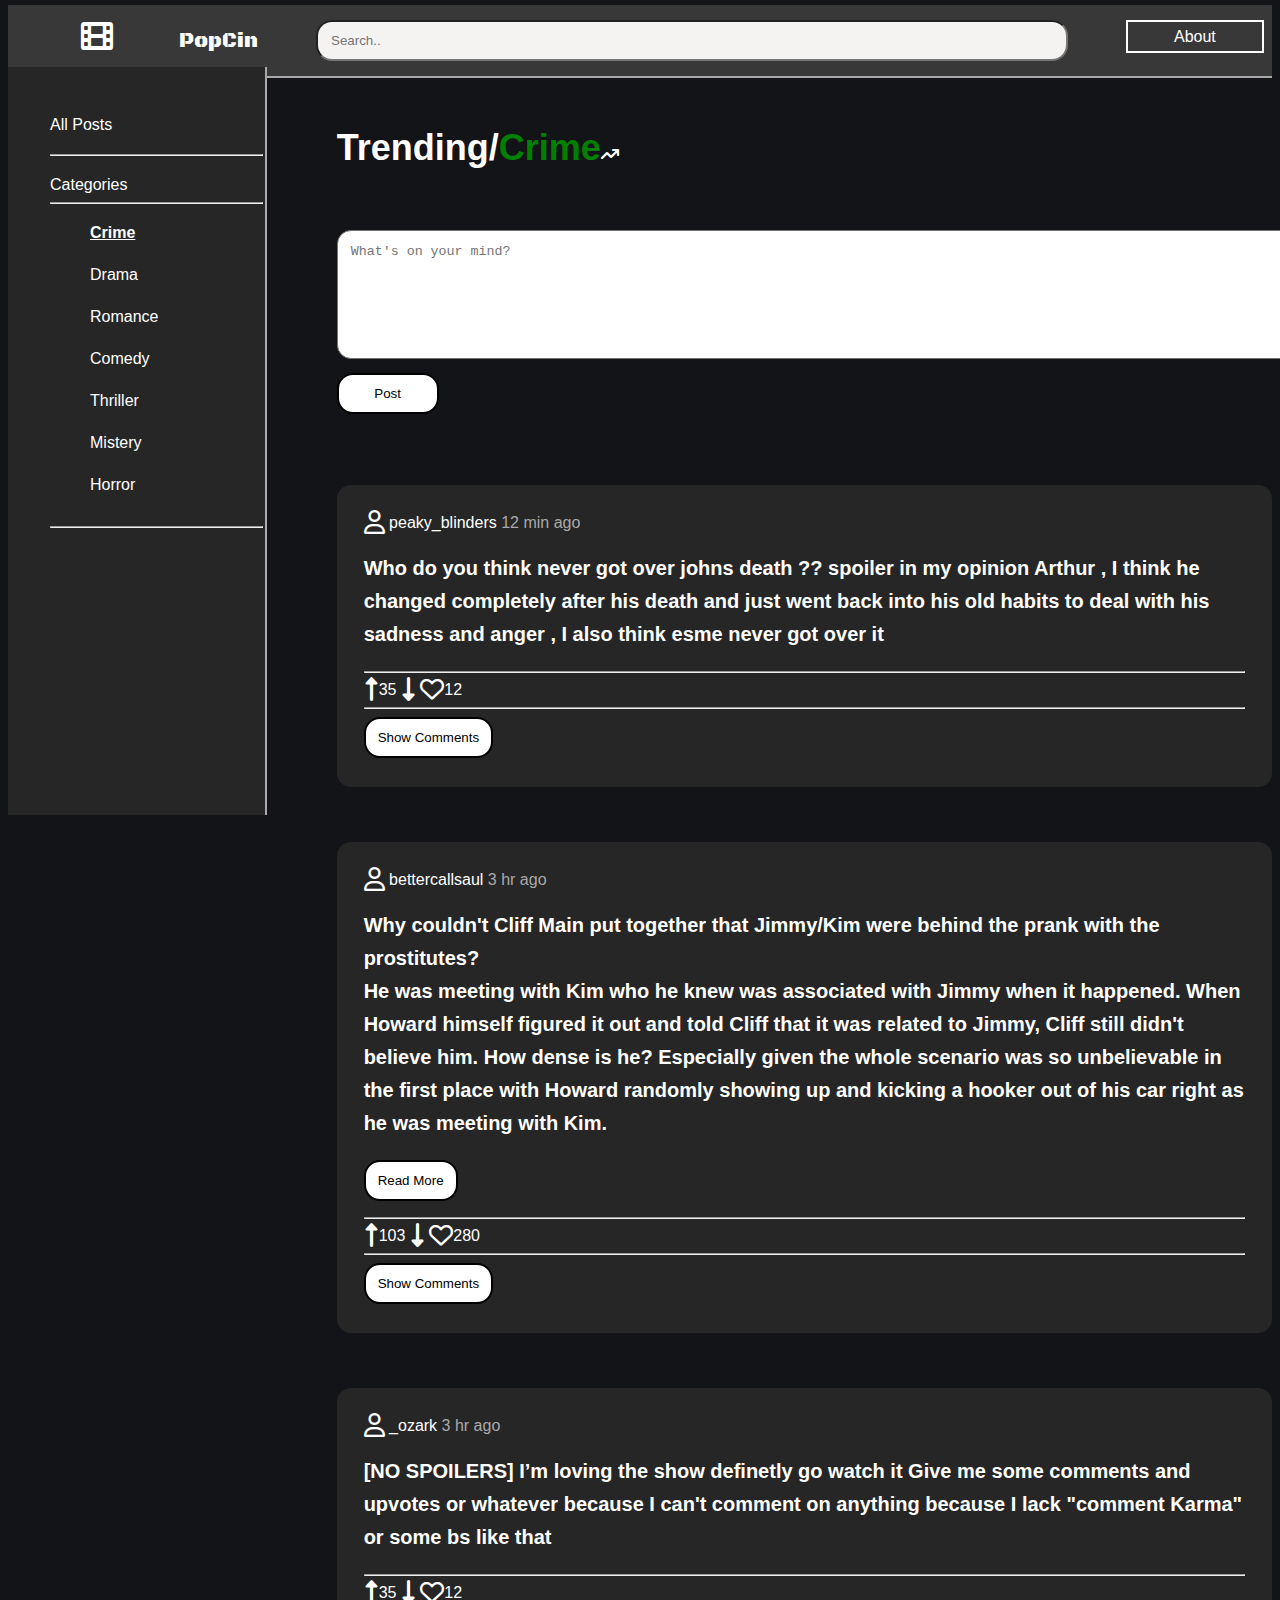
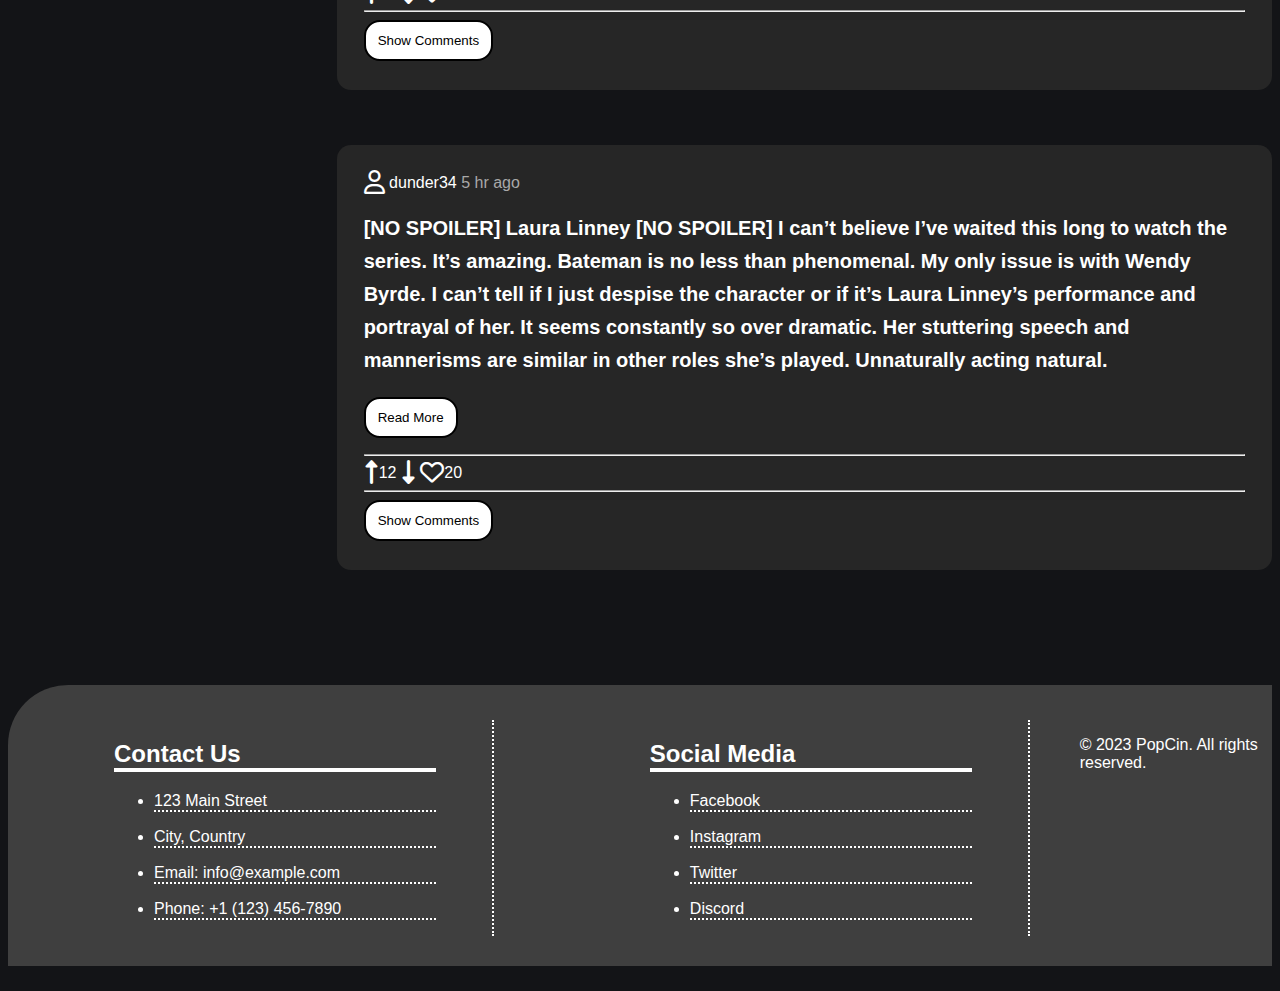
<file: Categories/Crime/crime.html>
<!DOCTYPE html>
<html lang="en">

<head>
    <meta charset="UTF-8">
    <meta name="viewport" content="width=device-width, initial-scale=1.0">
    <title>Crime | Categories | PopCin</title>
    <link rel="stylesheet" href="crime.css">
    <link rel="preconnect" href="https://fonts.googleapis.com">
    <link rel="preconnect" href="https://fonts.gstatic.com" crossorigin>
    <link href="https://fonts.googleapis.com/css2?family=Black+Ops+One&family=Roboto&display=swap"" rel=" stylesheet">

    <link rel="stylesheet" href="https://cdnjs.cloudflare.com/ajax/libs/font-awesome/6.0.0-beta3/css/all.min.css"
        integrity="sha512-..." crossorigin="anonymous">
    <script src="crime.js"></script>
</head>

<body>
    <header>
        <nav class="nav">
            <ul>
                <li><i class="fa-solid fa-film fa-2xl"></i></li>
                <li style="font-family: 'Black Ops One', cursive; font-size: 21px;">PopCin</li>
                <li><input type="text" id="search" placeholder="Search.." name="search"></li>
                <li><a href="./About/about.html" class="about">About</a></li>
                <li><a href="./Notif/notif.html"><i class="fa-solid fa-bell fa-xl"></i></a></li>
            </ul>
        </nav>
    </header>
    <div class="home-left">
        <ul style="list-style: none;">
            <li><a href="./all%20posts/allposts.html">All Posts</a></li>
            <hr>
            <li>Categories
                <hr>
                <ul style="list-style: none;">
                    <li style="font-weight: bold; text-decoration: underline;"><a
                            href="./Categories/Crime/crime.html">Crime</a></li>
                    <li><a href="./Categories/Drama/drama.html">Drama</a></li>
                    <li><a href="./Categories/romance/romance.html">Romance</a></li>
                    <li><a href="./Categories/comedy/comedy.html">Comedy</a></li>
                    <li><a href="./Categories/thriller/thriller.html">Thriller</a></li>
                    <li><a href="./Categories/mistery/mistery.html">Mistery</a></li>
                    <li><a href="./Categories/horror/horror.html">Horror</a></li>
                </ul>
            </li>
            <hr>

        </ul>
    </div>
    <div class="home-right">
        <span style="font-size: 36px"><b>Trending/<span style="color: green;">Crime</span></b></span><i
            class="fa-solid fa-arrow-trend-up"></i>
        <div class="create-post">
            <textarea id="post-content" rows="4" placeholder="What's on your mind?"></textarea>
            <button class="btn" style="width: 102px;
            margin: 10px 0px;" onclick="createPost()">Post</button>
        </div>
        <div class="post-section">
            <div class="post">
                <i class="far fa-user fa-xl"></i> peaky_blinders <span style="color: darkgray">12 min ago</span>
                <p style="line-height: 33px; font-size: 20px;"><b> Who do you think never got over johns death ??
                        spoiler
                        in my opinion Arthur , I think he changed completely after his death and just went back into his
                        old habits to deal with his sadness and anger , I also think esme never got over it</b></p>


                <hr>
                <div class="response">
                    <i class="fas fa-up-long fa-xl" style="cursor: pointer;" onclick="upvote(this);"></i><span
                        class="upvote-post">35</span>
                    <i class="fas fa-down-long fa-xl"></i>
                    <i class="far fa-heart fa-xl" style="cursor: pointer;" onclick="like(this);"></i><span
                        class="like-post">12</span>
                </div>
                <hr>
                <button class="comment-button" onclick="toggleComments(this);">Show Comments</button>
                <div class="comment-section">
                    <i class="far fa-user"></i>
                    <div class="addcomment">
                        <textarea id="comment-text" placeholder="Add Comment"></textarea>
                        <button class="comment-button" onclick="addComment();">Add Comment</button>
                    </div>
                    <div class="comment">
                        <i class="far fa-user fa-xl"></i> <span>suvir_2</span> <span style="color: darkgray;">1 hr
                            ago</span>
                        <p>Besides me? Arthur.

                            He is completely lost after John; too old for Finn, too messy for Tommy. Arthur never had
                            the stuff to be the leader, but as a twosome with John, he had a perfect place. He had a
                            purpose, and it gave him some dignity. I think he is deeply lonely after John's death and
                            never recovers.</p>
                        <hr>
                        <div class="response">
                            <i class="fas fa-up-long fa-xl" style="cursor: pointer;"
                                onclick="upvoteComment(this);"></i>23
                            <span class="comment-upvote"></span>
                            <i class="fas fa-down-long fa-xl"></i>
                            <i class="far fa-heart fa-xl" style="cursor: pointer;" onclick="likeComment(this);"></i>
                            <span class="comment-like">78</span>
                        </div>
                        <hr>
                    </div>

                    <div class="comment">
                        <i class="far fa-user fa-2xl"></i> <span>relative_evidence99</span> <span
                            style="color: darkgray;">1 hr ago</span>
                        <p>100% Arthur

                            On the flip side, Finn never seemed to give a shit. Michael cared way more and only knew
                            John for a few years</p>
                        <hr>
                        <div class="response">
                            <i class="fas fa-up-long fa-xl" style="cursor: pointer;" onclick="upvoteComment(this);"></i>
                            <span class="comment-upvote">26</span>
                            <i class="fas fa-down-long fa-xl"></i>
                            <i class="far fa-heart fa-xl" style="cursor: pointer;" onclick="likeComment(this);"></i>
                            <span class="comment-like">67</span>
                        </div>
                        <hr>
                    </div>
                    <div class="comment">
                        <i class="far fa-user fa-2xl"></i> <span>aksh123</span> <span style="color: darkgray;">2 hr
                            ago</span>
                        <p>Esme, for sure.</p>
                        <hr>
                        <div class="response">
                            <i class="fas fa-up-long fa-xl" style="cursor: pointer;" onclick="upvoteComment(this);"></i>
                            <span class="comment-upvote">34</span>
                            <i class="fas fa-down-long fa-xl"></i>
                            <i class="far fa-heart fa-xl" style="cursor: pointer;" onclick="likeComment(this);"></i>
                            <span class="comment-like">78</span>
                        </div>
                        <hr>
                    </div>


                </div>

            </div>
            <div class="post">
                <i class="far fa-user fa-xl"></i> bettercallsaul <span style="color: darkgray">3 hr ago</span>
                <p style="line-height: 33px; font-size: 20px;"><b>Why couldn't Cliff Main put together that Jimmy/Kim
                        were behind the prank with the prostitutes?
                        <br>
                        He was meeting with Kim who he knew was associated with Jimmy when it happened. When Howard
                        himself figured it out and told Cliff that it was related to Jimmy, Cliff still didn't believe
                        him. How dense is he? Especially given the whole scenario was so unbelievable in the first place
                        with Howard randomly showing up and kicking a hooker out of his car right as he was meeting with
                        Kim.
                        <p class="additional-text collapsed" style="line-height: 33px; font-size: 20px;">
                            I thought Cliff Main would be pretty smart and intuitive given he has a big law firm named
                            after him?
                        </p>
                    </b><button class="btn" onclick="toggleReadMore(this)">Read More</button></p>


                <hr>
                <div class="response">
                    <i class="fas fa-up-long fa-xl" style="cursor: pointer;" onclick="upvote(this);"></i><span
                        class="upvote-post">103</span>
                    <i class="fas fa-down-long fa-xl"></i>
                    <i class="far fa-heart fa-xl" style="cursor: pointer;" onclick="like(this);"></i><span
                        class="like-post">280</span>
                </div>
                <hr>
                <button class="comment-button" onclick="toggleComments(this);">Show Comments</button>
                <div class="comment-section">
                    <i class="far fa-user"></i>
                    <div class="addcomment">
                        <textarea id="comment-text" placeholder="Add Comment"></textarea>
                        <button class="comment-button" onclick="addComment();">Add Comment</button>
                    </div>
                    <div class="comment">
                        <i class="far fa-user fa-xl"></i> <span>drishti89</span> <span style="color: darkgray;">2 hr
                            ago</span>
                        <p>Sometimes real magic is simply putting more time and effort into something than anyone would
                            reasonably expect.</p>
                        <hr>
                        <div class="response">
                            <i class="fas fa-up-long fa-xl" style="cursor: pointer;" onclick="upvoteComment(this);"></i>
                            <span class="comment-upvote">45</span>
                            <i class="fas fa-down-long fa-xl"></i>
                            <i class="far fa-heart fa-xl" style="cursor: pointer;" onclick="likeComment(this);"></i>
                            <span class="comment-like">150</span>
                        </div>
                        <hr>
                    </div>

                    <div class="comment">
                        <i class="far fa-user fa-xl"></i> <span>hecker_89</span> <span style="color: darkgray;">1 hr
                            ago</span>
                        <p>The guy who was the only non-actor in Jury Duty explained (paraphrasing): "Like I definitely
                            knew something was off and this shit was crazy, but then I thought it would be even more
                            crazy to think anyone would go to all this trouble just to prank me."</p>
                        <hr>
                        <div class="response">
                            <i class="fas fa-up-long fa-xl" style="cursor: pointer;" onclick="upvoteComment(this);"></i>
                            <span class="comment-upvote">35</span>
                            <i class="fas fa-down-long fa-xl"></i>
                            <i class="far fa-heart fa-xl" style="cursor: pointer;" onclick="likeComment(this);"></i>
                            <span class="comment-like">67</span>
                        </div>
                        <hr>
                    </div>
                    <div class="comment">
                        <i class="far fa-user fa-xl"></i> <span>kamal69</span> <span style="color: darkgray;">1 hr
                            ago</span>
                        <p>Is he stupid?</p>
                        <hr>
                        <div class="response">
                            <i class="fas fa-up-long fa-xl" style="cursor: pointer;" onclick="upvoteComment(this);"></i>
                            <span class="comment-upvote">35</span>
                            <i class="fas fa-down-long fa-xl"></i>
                            <i class="far fa-heart fa-xl" style="cursor: pointer;" onclick="likeComment(this);"></i>
                            <span class="comment-like">67</span>
                        </div>
                        <hr>
                    </div>


                </div>

            </div>
            <div class="post">
                <i class="far fa-user fa-xl"></i> _ozark <span style="color: darkgray">3 hr ago</span>
                <p style="line-height: 33px; font-size: 20px;"><b>
                        [NO SPOILERS] I’m loving the show definetly go watch it
                        Give me some comments and upvotes or whatever because I can't comment on anything because I lack
                        "comment Karma" or some bs like that
                    </b></p>


                <hr>
                <div class="response">
                    <i class="fas fa-up-long fa-xl" style="cursor: pointer;" onclick="upvote(this);"></i><span
                        class="upvote-post">35</span>
                    <i class="fas fa-down-long fa-xl"></i>
                    <i class="far fa-heart fa-xl" style="cursor: pointer;" onclick="like(this);"></i><span
                        class="like-post">12</span>
                </div>
                <hr>
                <button class="comment-button" onclick="toggleComments(this);">Show Comments</button>
                <div class="comment-section">
                    <i class="far fa-user"></i>
                    <div class="addcomment">
                        <textarea id="comment-text" placeholder="Add Comment"></textarea>
                        <button class="comment-button" onclick="addComment();">Add Comment</button>
                    </div>
                    <div class="comment">
                        <i class="far fa-user fa-xl"></i> <span>suvir_2</span> <span style="color: darkgray;">2 hr
                            ago</span>
                        <p>Thank you</p>
                        <hr>
                        <div class="response">
                            <i class="fas fa-up-long fa-xl" style="cursor: pointer;" onclick="upvoteComment(this);"></i>
                            <span class="comment-upvote">-2</span>
                            <i class="fas fa-down-long fa-xl"></i>
                            <i class="far fa-heart fa-xl" style="cursor: pointer;" onclick="likeComment(this);"></i>
                            <span class="comment-like">12</span>
                        </div>
                        <hr>
                    </div>




                </div>

            </div>


            <div class="post">
                <i class="far fa-user fa-xl"></i> dunder34 <span style="color: darkgray">5 hr ago</span>
                <p style="line-height: 33px; font-size: 20px;"><b>[NO SPOILER] Laura Linney [NO SPOILER]
                        I can’t believe I’ve waited this long to watch the series. It’s amazing. Bateman is no less than
                        phenomenal. My only issue is with Wendy Byrde. I can’t tell if I just despise the character or
                        if it’s Laura Linney’s performance and portrayal of her. It seems constantly so over dramatic.
                        Her stuttering speech and mannerisms are similar in other roles she’s played. Unnaturally acting
                        natural.
                        <p class="additional-text collapsed" style="line-height: 33px; font-size: 20px;">
                            I’m guessing it’s because I’ve never been exposed to her acting for such a long and
                            consistent period of time. She’s talented, no doubt, but it’s irritating me. First World
                            Problems
                        </p>
                    </b><button class="btn" onclick="toggleReadMore(this)">Read More</button></p>



                <hr>
                <div class="response">
                    <i class="fas fa-up-long fa-xl" style="cursor: pointer;" onclick="upvote(this);"></i><span
                        class="upvote-post">12</span>
                    <i class="fas fa-down-long fa-xl"></i>
                    <i class="far fa-heart fa-xl" style="cursor: pointer;" onclick="like(this);"></i><span
                        class="like-post">20</span>
                </div>
                <hr>
                <button class="comment-button" onclick="toggleComments(this);">Show Comments</button>
                <div class="comment-section">
                    <i class="far fa-user"></i>
                    <div class="addcomment">
                        <textarea id="comment-text" placeholder="Add Comment"></textarea>
                        <button class="comment-button" onclick="addComment();">Add Comment</button>
                    </div>
                    <div class="comment">
                        <i class="far fa-user fa-xl"></i> <span>drishti57</span> <span style="color: darkgray;">4 hr
                            ago</span>
                        <p>I think she and Ruth are the foundation of the show. Incredible!</p>
                        <hr>
                        <div class="response">
                            <i class="fas fa-up-long fa-xl" style="cursor: pointer;" onclick="upvoteComment(this);"></i>
                            <span class="comment-upvote">8</span>
                            <i class="fas fa-down-long fa-xl"></i>
                            <i class="far fa-heart fa-xl" style="cursor: pointer;" onclick="likeComment(this);"></i>
                            <span class="comment-like">12</span>
                        </div>
                        <hr>
                    </div>

                    <div class="comment">
                        <i class="far fa-user fa-xl"></i> <span>suvir_2</span> <span style="color: darkgray;">3 hr
                            ago</span>
                        <p>
                            I really like Marty,but Wendy and Laura Linney had stolen the show for me since S2.
                        </p>
                        <hr>
                        <div class="response">
                            <i class="fas fa-up-long fa-xl" style="cursor: pointer;" onclick="upvoteComment(this);"></i>
                            <span class="comment-upvote">7</span>
                            <i class="fas fa-down-long fa-2xl"></i>
                            <i class="far fa-heart fa-xl" style="cursor: pointer;" onclick="likeComment(this);"></i>
                            <span class="comment-like">10</span>
                        </div>
                        <hr>
                    </div>


                </div>
            </div>

        


        </div>

    </div>
    <footer class="foot">
        <div class="list" style="border-right: dotted 2px white; width: 33%;">
            <h2>Contact Us</h2>
            <ul>
                <li>123 Main Street</li>
                <li>City, Country</li>
                <li>Email: info@example.com</li>
                <li>Phone: +1 (123) 456-7890</li>
            </ul>
        </div>
        <div class="list" style="border-right: dotted 2px white; width: 33%;">
            <h2>Social Media</h2>
            <ul>
                <li><a href="#facebook">Facebook</a></li>
                <li><a href="#instagram">Instagram</a></li>
                <li><a href="#twitter">Twitter</a></li>
                <li><a href="#discord">Discord</a></li>
            </ul>
        </div>
        <p>&copy; 2023 PopCin. All rights reserved.</p>
    </footer>
</file>
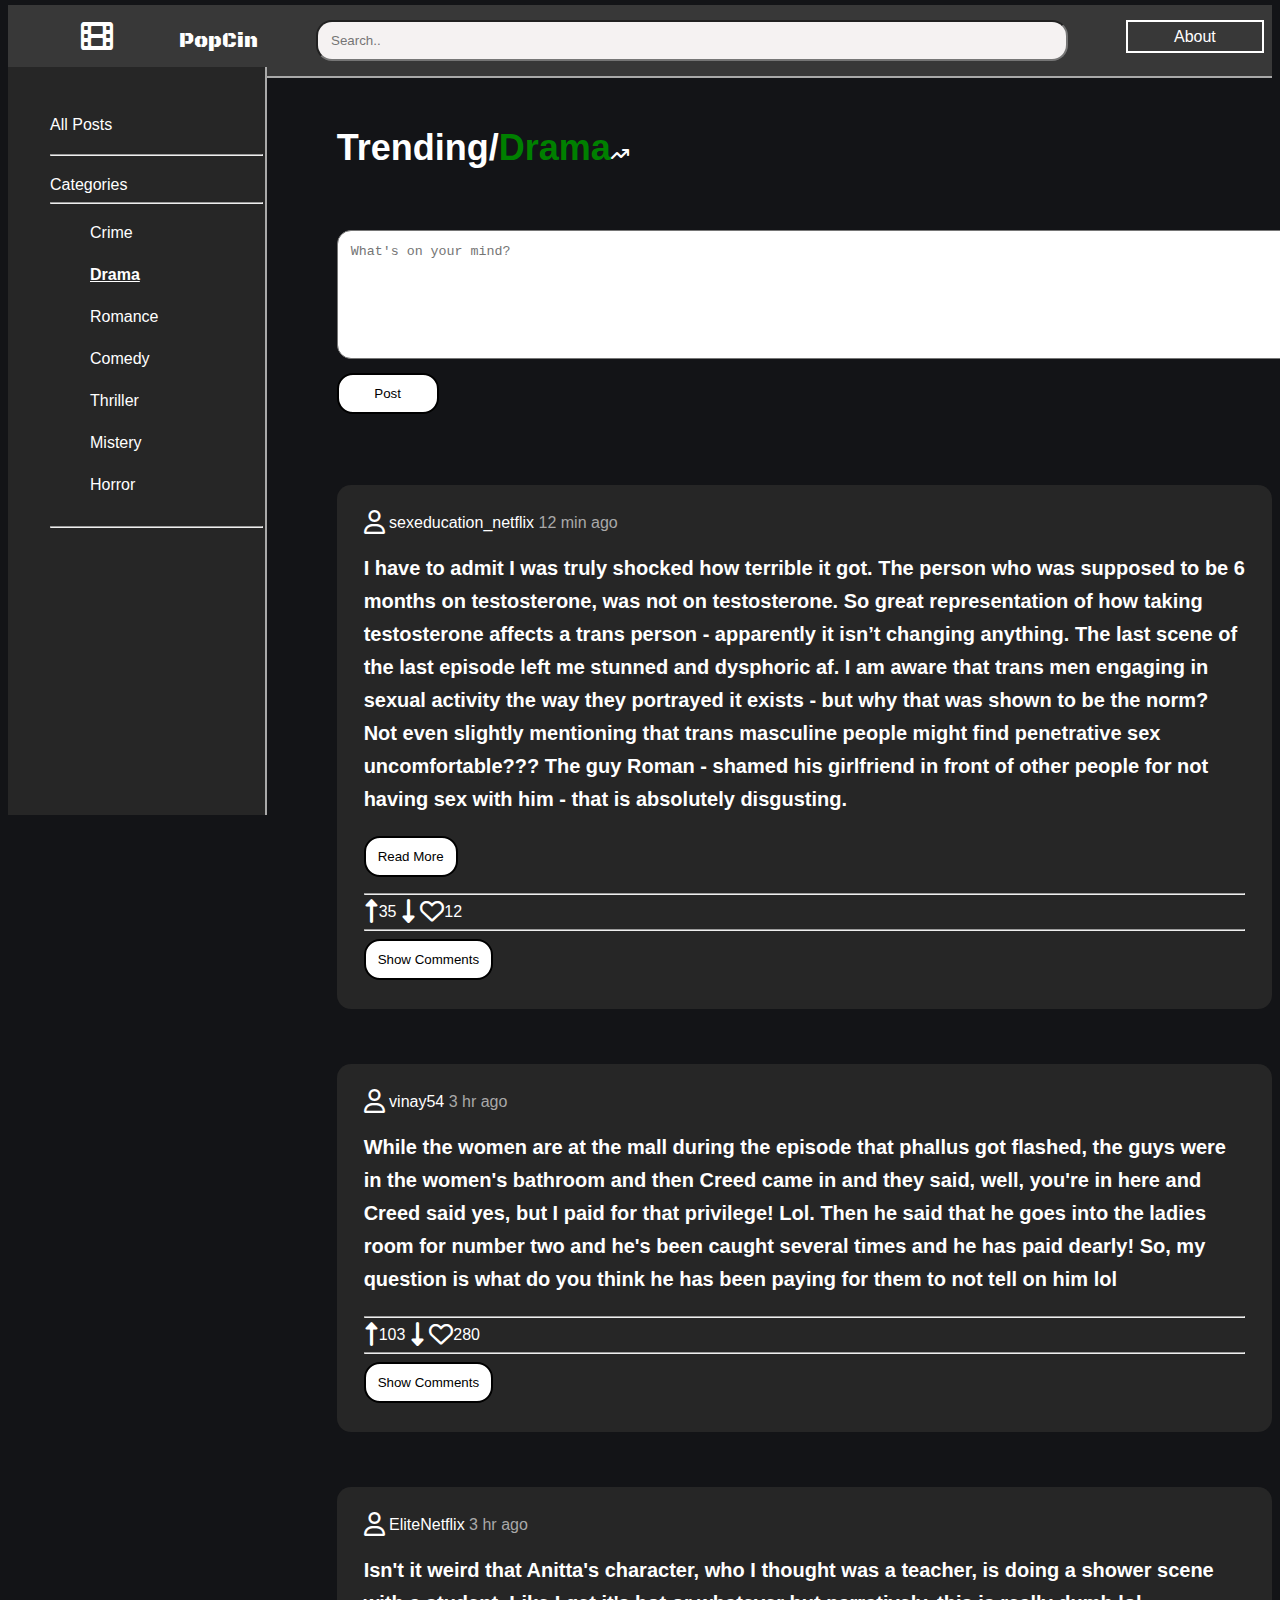
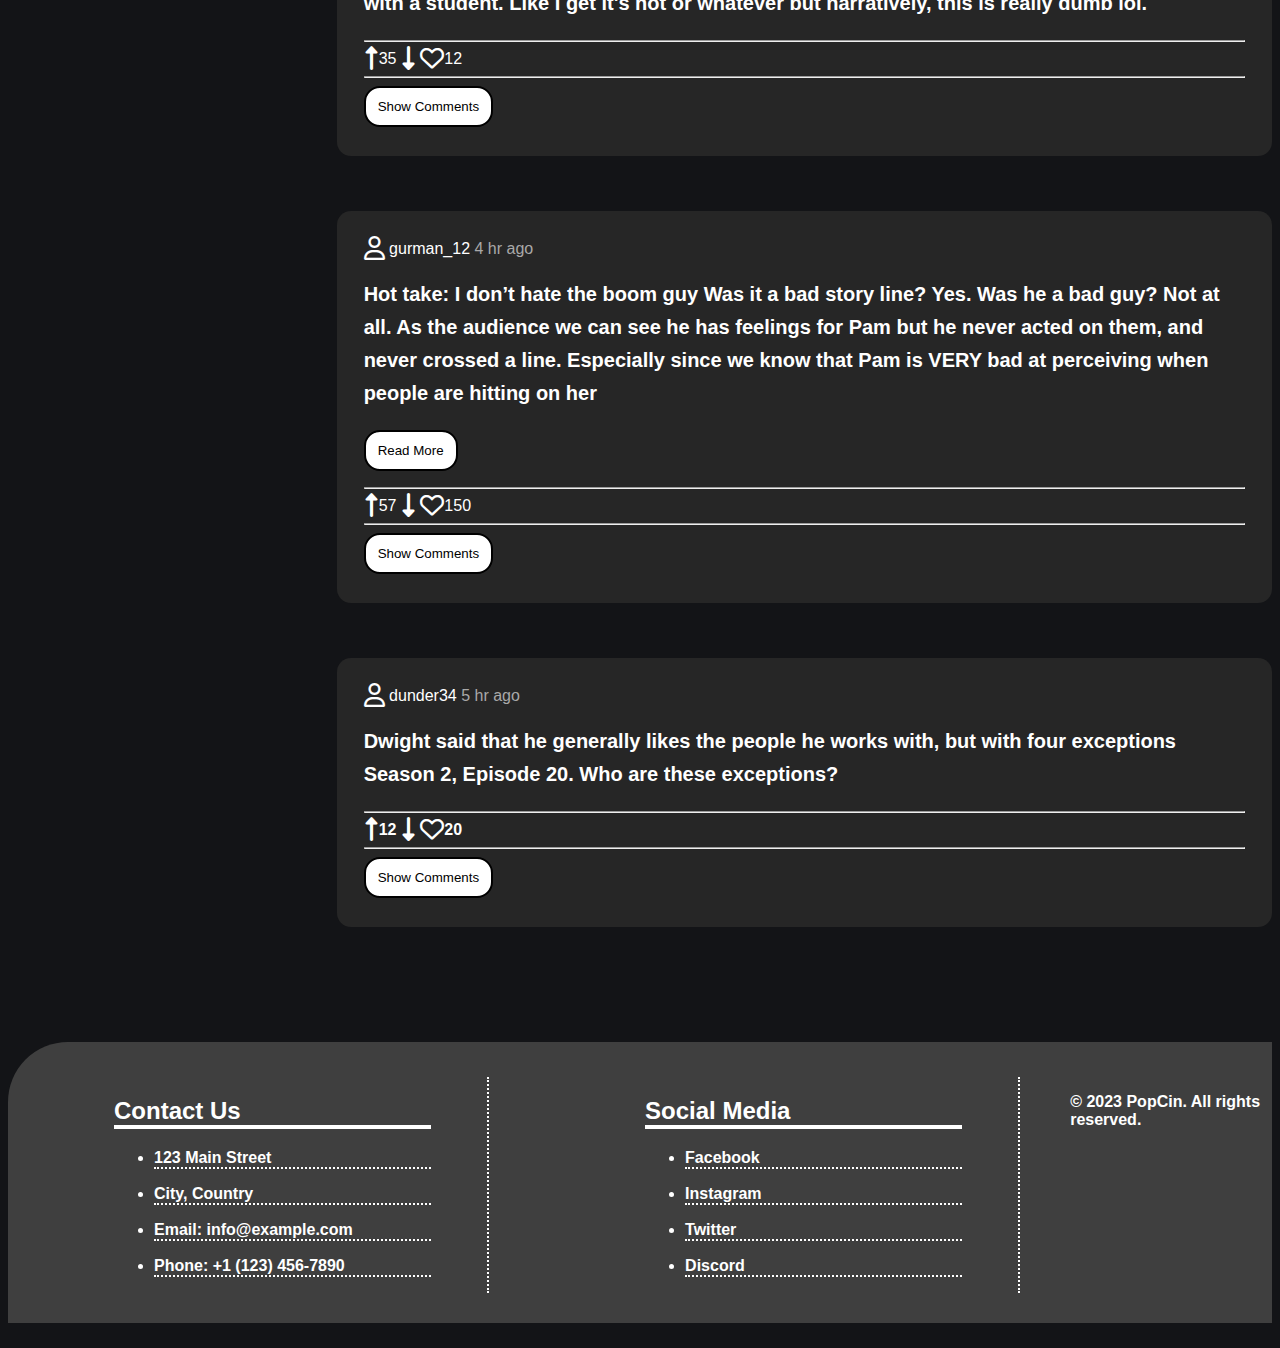
<file: Categories/Drama/drama.html>
<!DOCTYPE html>
<html lang="en">

<head>
    <meta charset="UTF-8">
    <meta name="viewport" content="width=device-width, initial-scale=1.0">
    <title> Drama | Categories | PopCin</title>
    <link rel="stylesheet" href="drama.css">
    <link rel="preconnect" href="https://fonts.googleapis.com">
    <link rel="preconnect" href="https://fonts.gstatic.com" crossorigin>
    <link href="https://fonts.googleapis.com/css2?family=Black+Ops+One&family=Roboto&display=swap"" rel=" stylesheet">

    <link rel="stylesheet" href="https://cdnjs.cloudflare.com/ajax/libs/font-awesome/6.0.0-beta3/css/all.min.css"
        integrity="sha512-..." crossorigin="anonymous">
    <script src="drama.js"></script>
</head>

<body>
    <header>
        <nav class="nav">
            <ul>
                <li><i class="fa-solid fa-film fa-2xl"></i></li>
                <li style="font-family: 'Black Ops One', cursive; font-size: 21px;">PopCin</li>
                <li><input type="text" id="search" placeholder="Search.." name="search"></li>
                <li><a href="./About/about.html" class="about">About</a></li>
                <li><a href="./Notif/notif.html"><i class="fa-solid fa-bell fa-xl"></i></a></li>
            </ul>
        </nav>
    </header>
    <div class="home-left">
        <ul style="list-style: none;">
            <li><a href="./all%20posts/allposts.html">All Posts</a></li>
            <hr>
            <li>Categories
                <hr>
                <ul style="list-style: none;">
                    <li><a
                            href="./Categories/Crime/crime.html">Crime</a></li>
                    <li  style="font-weight: bold; text-decoration: underline;"><a href="./Categories/Drama/drama.html">Drama</a></li>
                    <li><a href="./Categories/romance/romance.html">Romance</a></li>
                    <li><a href="./Categories/comedy/comedy.html">Comedy</a></li>
                    <li><a href="./Categories/thriller/thriller.html">Thriller</a></li>
                    <li><a href="./Categories/mistery/mistery.html">Mistery</a></li>
                    <li><a href="./Categories/horror/horror.html">Horror</a></li>
                </ul>
            </li>
            <hr>

        </ul>
    </div>
    <div class="home-right">
        <span style="font-size: 36px"><b>Trending/<span style="color: green;">Drama</span></b></span><i
            class="fa-solid fa-arrow-trend-up"></i>
        <div class="create-post">
            <textarea id="post-content" rows="4" placeholder="What's on your mind?"></textarea>
            <button class="btn" style="width: 102px;
            margin: 10px 0px;" onclick="createPost()">Post</button>
        </div>
        <div class="post-section">
            <div class="post">
                <i class="far fa-user fa-xl"></i> sexeducation_netflix <span style="color: darkgray">12 min ago</span>
                <p style="line-height: 33px; font-size: 20px;"><b>I have to admit I was truly shocked how terrible it got.
                        The person who was supposed to be 6 months on testosterone, was not on testosterone. So great
                        representation of how taking testosterone affects a trans person - apparently it isn’t changing
                        anything.
    
                        The last scene of the last episode left me stunned and dysphoric af. I am aware that trans men
                        engaging in sexual activity the way they portrayed it exists - but why that was shown to be the
                        norm? Not even slightly mentioning that trans masculine people might find penetrative sex
                        uncomfortable???
    
                        The guy Roman - shamed his girlfriend in front of other people for not having sex with him - that is
                        absolutely disgusting. <p class="additional-text collapsed"
                            style="line-height: 33px; font-size: 20px;">
                            Pressuring women into sex, seeing it as an obligation in a relationship was not portrayed as clearly unacceptable in my opinion. Not even mentioning that a trans woman could feel dysphoric and shouldn’t ever feel like she has to like and want to engage in penetrating during intercourse.
                        </p></b><button class="btn" onclick="toggleReadMore(this)">Read More</button></p>
    
    
                <hr>
                <div class="response">
                    <i class="fas fa-up-long fa-xl" style="cursor: pointer;" onclick="upvote(this);"></i><span
                        class="upvote-post">35</span>
                    <i class="fas fa-down-long fa-xl"></i>
                    <i class="far fa-heart fa-xl" style="cursor: pointer;" onclick="like(this);"></i><span
                        class="like-post">12</span>
                </div>
                <hr>
                <button class="comment-button" onclick="toggleComments(this);">Show Comments</button>
                <div class="comment-section">
                    <i class="far fa-user"></i>
                    <div class="addcomment">
                        <textarea id="comment-text" placeholder="Add Comment"></textarea>
                        <button class="comment-button" onclick="addComment();">Add Comment</button>
                    </div>
                    <div class="comment">
                        <i class="far fa-user fa-xl"></i> <span>suvir_2</span> <span style="color: darkgray;">1 hr
                            ago</span>
                        <p>From my perspective as a cis female... I agree with your impression of this latest season. I think they wanted to represent an inclusive college but then went above and beyond making the whole season really unrealistic.</p>
                        <hr>
                        <div class="response">
                            <i class="fas fa-up-long fa-xl" style="cursor: pointer;" onclick="upvoteComment(this);"></i>23
                            <span class="comment-upvote"></span>
                            <i class="fas fa-down-long fa-xl"></i>
                            <i class="far fa-heart fa-xl" style="cursor: pointer;" onclick="likeComment(this);"></i>
                            <span class="comment-like">78</span>
                        </div>
                        <hr>
                    </div>
    
                    <div class="comment">
                        <i class="far fa-user fa-xl"></i> <span>relative_evidence99</span> <span style="color: darkgray;">1
                            hr ago</span>
                        <p>Season 4 was a bit too much and boring with all its stories, some exaggerated to make a point while it could have developed naturally to make it... I see your point. Having god as a black woman was weird.. IMO it's silly for god to be either sex, not to mention be of any human race.</p>
                        <hr>
                        <div class="response">
                            <i class="fas fa-up-long fa-xl" style="cursor: pointer;" onclick="upvoteComment(this);"></i>
                            <span class="comment-upvote">26</span>
                            <i class="fas fa-down-long fa-xl"></i>
                            <i class="far fa-heart fa-xl" style="cursor: pointer;" onclick="likeComment(this);"></i>
                            <span class="comment-like">67</span>
                        </div>
                        <hr>
                    </div>
                    <div class="comment">
                        <i class="far fa-user fa-xl"></i> <span>aksh123</span> <span style="color: darkgray;">2 hr
                            ago</span>
                        <p>There's been centuries of depicting God as a white man so having Them be a black woman shouldn't be an issue.
    
                            Having God in Sex Education at all is the stupid thing.</p>
                        <hr>
                        <div class="response">
                            <i class="fas fa-up-long fa-xl" style="cursor: pointer;" onclick="upvoteComment(this);"></i>
                            <span class="comment-upvote">34</span>
                            <i class="fas fa-down-long fa-xl"></i>
                            <i class="far fa-heart fa-xl" style="cursor: pointer;" onclick="likeComment(this);"></i>
                            <span class="comment-like">78</span>
                        </div>
                        <hr>
                    </div>
    
    
                </div>
    
            </div>
            <div class="post">
                <i class="far fa-user fa-xl"></i> vinay54 <span style="color: darkgray">3 hr ago</span>
                <p style="line-height: 33px; font-size: 20px;"><b>While the women are at the mall during the episode that
                        phallus got flashed, the guys were in the women's bathroom and then Creed came in and they said,
                        well, you're in here and Creed said yes, but I paid for that privilege! Lol. 
                            Then he said that he goes into the ladies room for number two and he's been caught several times
                            and he has paid dearly! So, my question is what do you think he has been paying for them to not
                            tell on him lol
                        </p></b>
    
    
                <hr>
                <div class="response">
                    <i class="fas fa-up-long fa-xl" style="cursor: pointer;" onclick="upvote(this);"></i><span
                        id="upvote-post">103</span>
                    <i class="fas fa-down-long fa-xl"></i>
                    <i class="far fa-heart fa-xl" style="cursor: pointer;" onclick="like(this);"></i><span
                        id="like-post">280</span>
                </div>
                <hr>
                <button class="comment-button" onclick="toggleComments(this);">Show Comments</button>
                <div class="comment-section">
                    <i class="far fa-user"></i>
                    <div class="addcomment">
                        <textarea id="comment-text" placeholder="Add Comment"></textarea>
                        <button class="comment-button" onclick="addComment();">Add Comment</button>
                    </div>
                    <div class="comment">
                        <i class="far fa-user fa-xl"></i> <span>drishti89</span> <span style="color: darkgray;">2 hr
                            ago</span>
                        <p>binod</p>
                        <hr>
                        <div class="response">
                            <i class="fas fa-up-long fa-xl" style="cursor: pointer;" onclick="upvoteComment(this);"></i>
                            <span class="comment-upvote">45</span>
                            <i class="fas fa-down-long fa-xl"></i>
                            <i class="far fa-heart fa-xl" style="cursor: pointer;" onclick="likeComment(this);"></i>
                            <span class="comment-like">150</span>
                        </div>
                        <hr>
                    </div>
    
                    <div class="comment">
                        <i class="far fa-user fa-xl"></i> <span>hecker_89</span> <span style="color: darkgray;">1 hr
                            ago</span>
                        <p>I'm cis, but as soon as they had that short exchange during sex, I was like </p>
                        <hr>
                        <div class="response">
                            <i class="fas fa-up-long fa-xl" style="cursor: pointer;" onclick="upvoteComment(this);"></i>
                            <span class="comment-upvote">35</span>
                            <i class="fas fa-down-long fa-xl"></i>
                            <i class="far fa-heart fa-xl" style="cursor: pointer;" onclick="likeComment(this);"></i>
                            <span class="comment-like">67</span>
                        </div>
                        <hr>
                    </div>
                    <div class="comment">
                        <i class="far fa-user fa-xl"></i> <span>kamal69</span> <span style="color: darkgray;">1 hr
                            ago</span>
                        <p>He’s paying off the security guards to not report him. It’s made abundantly clear when they enter
                            the mall and he turns left and goes into the security office. Also, if you look closely, just
                            before he actually enters the office he takes out his wallet and shoves it up your butt.</p>
                        <hr>
                        <div class="response">
                            <i class="fas fa-up-long fa-xl" style="cursor: pointer;" onclick="upvoteComment(this);"></i>
                            <span class="comment-upvote">35</span>
                            <i class="fas fa-down-long fa-xl"></i>
                            <i class="far fa-heart fa-xl" style="cursor: pointer;" onclick="likeComment(this);"></i>
                            <span class="comment-like">67</span>
                        </div>
                        <hr>
                    </div>
    
    
                </div>
    
            </div>
            <div class="post">
                <i class="far fa-user fa-xl"></i> EliteNetflix <span style="color: darkgray">3 hr ago</span>
                <p style="line-height: 33px; font-size: 20px;"><b>
                    Isn't it weird that Anitta's character, who I thought was a teacher, is doing a shower scene with a student. Like I get it's hot or whatever but narratively, this is really dumb lol.
                </b></p>
    
    
                        <hr>
                        <div class="response">
                            <i class="fas fa-up-long fa-xl" style="cursor: pointer;" onclick="upvote(this);"></i><span
                                class="upvote-post">35</span>
                            <i class="fas fa-down-long fa-xl"></i>
                            <i class="far fa-heart fa-xl" style="cursor: pointer;" onclick="like(this);"></i><span
                                class="like-post">12</span>
                        </div>
                        <hr>
                        <button class="comment-button" onclick="toggleComments(this);">Show Comments</button>
                        <div class="comment-section">
                            <i class="far fa-user"></i>
                            <div class="addcomment">
                                <textarea id="comment-text" placeholder="Add Comment"></textarea>
                                <button class="comment-button" onclick="addComment();">Add Comment</button>
                            </div>
                            <div class="comment">
                                <i class="far fa-user fa-xl"></i> <span>suvir_2</span> <span style="color: darkgray;">2 hr
                                    ago</span>
                                <p>The video that is coming today is some behind the scenes stuff featuring the actors, not an actual scene from the the show.</p>
                                <hr>
                                <div class="response">
                                    <i class="fas fa-up-long fa-xl" style="cursor: pointer;"
                                        onclick="upvoteComment(this);"></i>
                                    <span class="comment-upvote">26</span>
                                    <i class="fas fa-down-long fa-xl"></i>
                                    <i class="far fa-heart fa-xl" style="cursor: pointer;" onclick="likeComment(this);"></i>
                                    <span class="comment-like">12</span>
                                </div>
                                <hr>
                            </div>
    
                            <div class="comment">
                                <i class="far fa-user fa-xl"></i> <span>suvir_2</span> <span style="color: darkgray;">1 hr
                                    ago</span>
                                <p>Maybe a tour of the set, maybe something about how they film shower scenes. We'll see.</p>
                                <hr>
                                <div class="response">
                                    <i class="fas fa-up-long fa-2xl" style="cursor: pointer;"
                                        onclick="upvoteComment(this);"></i>
                                    <span class="comment-upvote">7</span>
                                    <i class="fas fa-down-long fa-xl"></i>
                                    <i class="far fa-heart fa-xl" style="cursor: pointer;" onclick="likeComment(this);"></i>
                                    <span class="comment-like">15</span>
                                </div>
                                <hr>
                            </div>
    
    
                        </div>
    
            </div>
    
            <div class="post">
                <i class="far fa-user fa-xl"></i> gurman_12 <span style="color: darkgray">4 hr ago</span>
                <p style="line-height: 33px; font-size: 20px;"><b>Hot take: I don’t hate the boom guy
                        Was it a bad story line? Yes. Was he a bad guy? Not at all. As the audience we can see he has
                        feelings for Pam but he never acted on them, and never crossed a line. Especially since we know that
                        Pam is VERY bad at perceiving when people are hitting on her <p class="additional-text collapsed"
                            style="line-height: 33px; font-size: 20px;">
                            I get the hate for the storyline, but for Brian? Nah. At the end of the day he was just someone
                            that consoled Pam in a time of need and protected her when it came to it. I didn’t hate the
                            storyline and I don’t hate the boom guy. Y’all seem to forget Jim was in the same exact position
                            and DID act on it. It was for the better but it was that same exact context.
                        </p></b><button class="btn" onclick="toggleReadMore(this)">Read More</button></p>
    
    
                <hr>
                <div class="response">
                    <i class="fas fa-up-long fa-xl" style="cursor: pointer;" onclick="upvote(this);"></i><span
                        class="upvote-post">57</span>
                    <i class="fas fa-down-long fa-xl"></i>
                    <i class="far fa-heart fa-xl" style="cursor: pointer;" onclick="like(this);"></i><span
                        class="like-post">150</span>
                </div>
                <hr>
                <button class="comment-button" onclick="toggleComments(this);">Show Comments</button>
                <div class="comment-section">
                    <i class="far fa-user"></i>
                    <div class="addcomment">
                        <textarea id="comment-text" placeholder="Add Comment"></textarea>
                        <button class="comment-button" onclick="addComment();">Add Comment</button>
                    </div>
                    <div class="comment">
                        <i class="far fa-user fa-xl"></i> <span>suvir_2</span> <span style="color: darkgray;">3 hr
                            ago</span>
                        <p>I agree lol he gets soooo much unwarranted hate for a guy who literally did nothing wrong. It’s
                            not like when Pam was crying to him he was like “you should leave him” or anything.</p>
                        <hr>
                        <div class="response">
                            <i class="fas fa-up-long fa-xl" style="cursor: pointer;" onclick="upvoteComment(this);"></i>
                            <span class="comment-upvote">23</span>
                            <i class="fas fa-down-long fa-xl"></i>
                            <i class="far fa-heart fa-xl" style="cursor: pointer;" onclick="likeComment(this);"></i>
                            <span class="comment-like">45</span>
                        </div>
                        <hr>
                    </div>
    
                    <div class="comment">
                        <i class="far fa-user fa-xl"></i> <span>suvir_2</span> <span style="color: darkgray;">2 hr
                            ago</span>
                        <p>He’s hot. I’d let him boom me.</p>
                        <hr>
                        <div class="response">
                            <i class="fas fa-up-long fa-xl" style="cursor: pointer;" onclick="upvoteComment(this);"></i>
                            <span class="comment-upvote">35</span>
                            <i class="fas fa-down-long fa-xl"></i>
                            <i class="far fa-heart fa-xl" style="cursor: pointer;" onclick="likeComment(this);"></i>
                            <span class="comment-like">12</span>
                        </div>
                        <hr>
                    </div>
    
    
                </div>
    
            </div>
            <div class="post">
                <i class="far fa-user fa-xl"></i> dunder34 <span style="color: darkgray">5 hr ago</span>
                <p style="line-height: 33px; font-size: 20px;"><b>Dwight said that he generally likes the people he works
                        with, but with four exceptions
                        Season 2, Episode 20.
    
                        Who are these exceptions?
    
    
                        <hr>
                        <div class="response">
                            <i class="fas fa-up-long fa-xl" style="cursor: pointer;" onclick="upvote(this);"></i><span
                                class="upvote-post">12</span>
                            <i class="fas fa-down-long fa-xl"></i>
                            <i class="far fa-heart fa-xl" style="cursor: pointer;" onclick="like(this);"></i><span
                                class="like-post">20</span>
                        </div>
                        <hr>
                        <button class="comment-button" onclick="toggleComments(this);">Show Comments</button>
                        <div class="comment-section">
                            <i class="far fa-user"></i>
                            <div class="addcomment">
                                <textarea id="comment-text" placeholder="Add Comment"></textarea>
                                <button class="comment-button" onclick="addComment();">Add Comment</button>
                            </div>
                            <div class="comment">
                                <i class="far fa-user fa-xl"></i> <span>drishti57</span> <span style="color: darkgray;">4 hr
                                    ago</span>
                                <p>Hmm I'd guess Jim, Kelly, Kevin and meredith</p>
                                <hr>
                                <div class="response">
                                    <i class="fas fa-up-long fa-xl" style="cursor: pointer;"
                                        onclick="upvoteComment(this);"></i>
                                    <span class="comment-upvote">8</span>
                                    <i class="fas fa-down-long fa-xl"></i>
                                    <i class="far fa-heart fa-xl" style="cursor: pointer;" onclick="likeComment(this);"></i>
                                    <span class="comment-like">12</span>
                                </div>
                                <hr>
                            </div>
    
                            <div class="comment">
                                <i class="far fa-user fa-xl"></i> <span>suvir_2</span> <span style="color: darkgray;">3 hr
                                    ago</span>
                                <p>Jim
    
                                    Kevin
    
                                    Shove it
    
                                    Up your butt
    
                                </p>
                                <hr>
                                <div class="response">
                                    <i class="fas fa-up-long fa-xl" style="cursor: pointer;"
                                        onclick="upvoteComment(this);"></i>
                                    <span class="comment-upvote">7</span>
                                    <i class="fas fa-down-long fa-2xl"></i>
                                    <i class="far fa-heart fa-xl" style="cursor: pointer;" onclick="likeComment(this);"></i>
                                    <span class="comment-like">10</span>
                                </div>
                                <hr>
                            </div>
    
    
                        </div>
    
            </div>

        


        </div>

    </div>
    <footer class="foot">
        <div class="list" style="border-right: dotted 2px white; width: 33%;">
            <h2>Contact Us</h2>
            <ul>
                <li>123 Main Street</li>
                <li>City, Country</li>
                <li>Email: info@example.com</li>
                <li>Phone: +1 (123) 456-7890</li>
            </ul>
        </div>
        <div class="list" style="border-right: dotted 2px white; width: 33%;">
            <h2>Social Media</h2>
            <ul>
                <li><a href="#facebook">Facebook</a></li>
                <li><a href="#instagram">Instagram</a></li>
                <li><a href="#twitter">Twitter</a></li>
                <li><a href="#discord">Discord</a></li>
            </ul>
        </div>
        <p>&copy; 2023 PopCin. All rights reserved.</p>
    </footer>
</file>
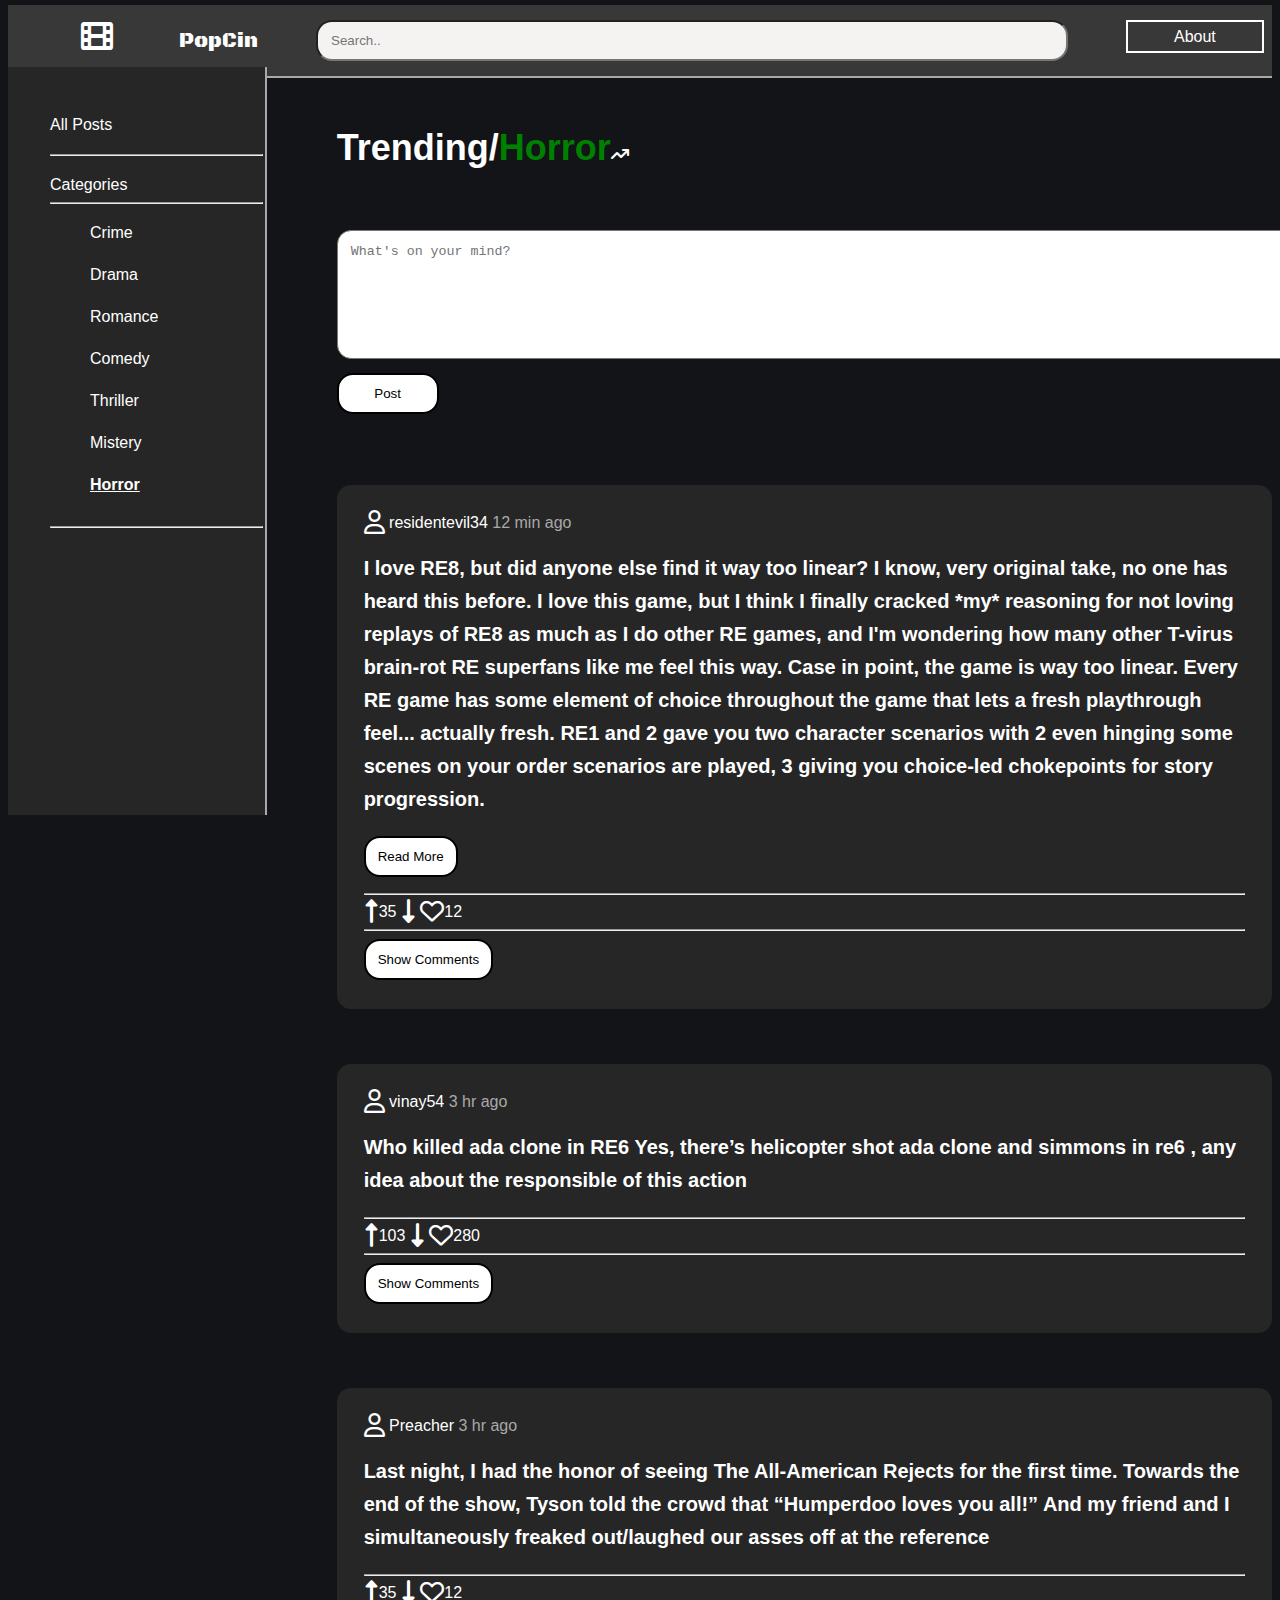
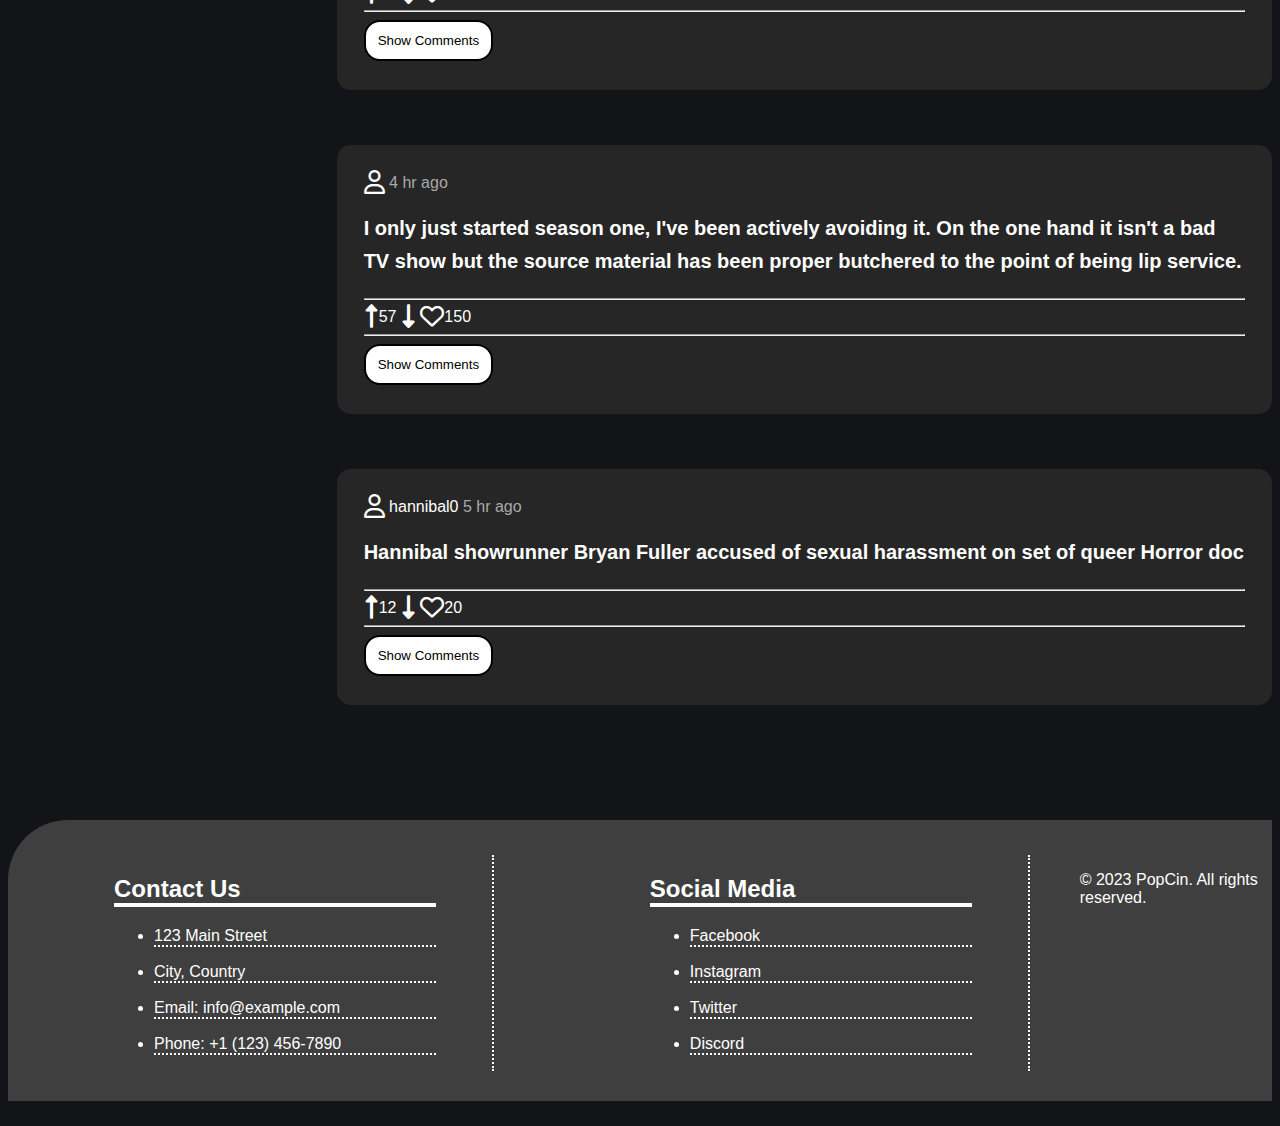
<file: Categories/horror/horror.html>
<!DOCTYPE html>
<html lang="en">

<head>
    <meta charset="UTF-8">
    <meta name="viewport" content="width=device-width, initial-scale=1.0">
    <title> Horror | Categories | PopCin</title>
    <link rel="stylesheet" href="horror.css">
    <link rel="preconnect" href="https://fonts.googleapis.com">
    <link rel="preconnect" href="https://fonts.gstatic.com" crossorigin>
    <link href="https://fonts.googleapis.com/css2?family=Black+Ops+One&family=Roboto&display=swap"" rel=" stylesheet">

    <link rel="stylesheet" href="https://cdnjs.cloudflare.com/ajax/libs/font-awesome/6.0.0-beta3/css/all.min.css"
        integrity="sha512-..." crossorigin="anonymous">
    <script src="horror.js"></script>
</head>

<body>
    <header>
        <nav class="nav">
            <ul>
                <li><i class="fa-solid fa-film fa-2xl"></i></li>
                <li style="font-family: 'Black Ops One', cursive; font-size: 21px;">PopCin</li>
                <li><input type="text" id="search" placeholder="Search.." name="search"></li>
                <li><a href="./About/about.html" class="about">About</a></li>
                <li><a href="./Notif/notif.html"><i class="fa-solid fa-bell fa-xl"></i></a></li>
            </ul>
        </nav>
    </header>
    <div class="home-left">
        <ul style="list-style: none;">
            <li><a href="./all%20posts/allposts.html">All Posts</a></li>
            <hr>
            <li>Categories
                <hr>
                <ul style="list-style: none;">
                    <li><a
                            href="./Categories/Crime/crime.html">Crime</a></li>
                    <li><a href="./Categories/Drama/drama.html">Drama</a></li>
                    <li><a href="./Categories/romance/romance.html">Romance</a></li>
                    <li><a href="./Categories/comedy/comedy.html">Comedy</a></li>
                    <li><a href="./Categories/thriller/thriller.html">Thriller</a></li>
                    <li><a href="./Categories/mistery/mistery.html">Mistery</a></li>
                    <li style="font-weight: bold; text-decoration: underline;"><a href="./Categories/horror/horror.html">Horror</a></li>
                </ul>
            </li>
            <hr>

        </ul>
    </div>
    <div class="home-right">
        <span style="font-size: 36px"><b>Trending/<span style="color: green;">Horror</span></b></span><i
            class="fa-solid fa-arrow-trend-up"></i>
        <div class="create-post">
            <textarea id="post-content" rows="4" placeholder="What's on your mind?"></textarea>
            <button class="btn" style="width: 102px;
            margin: 10px 0px;" onclick="createPost()">Post</button>
        </div>
        <div class="post-section">
            <div class="post">
                <i class="far fa-user fa-xl"></i> residentevil34 <span style="color: darkgray">12 min ago</span>
                <p style="line-height: 33px; font-size: 20px;"><b>I love RE8, but did anyone else find it way too linear? I know, very original take, no one has heard this before. I love this game, but I think I finally cracked *my* reasoning for not loving replays of RE8 as much as I do other RE games, and I'm wondering how many other T-virus brain-rot RE superfans like me feel this way. Case in point, the game is way too linear.
    
                    Every RE game has some element of choice throughout the game that lets a fresh playthrough feel... actually fresh. RE1 and 2 gave you two character scenarios with 2 even hinging some scenes on your order scenarios are played, 3 giving you choice-led chokepoints for story progression. <p class="additional-text collapsed"
                            style="line-height: 33px; font-size: 20px;">
                            Then you have the player choice built into the map design with what order you tackle certain items and areas, inventory management, where you leave or spend resources destroying zombies, etc. A repeat playthrough where you make different choices feels very different.
                        </p></b><button class="btn" onclick="toggleReadMore(this)">Read More</button></p>
    
    
                <hr>
                <div class="response">
                    <i class="fas fa-up-long fa-xl" style="cursor: pointer;" onclick="upvote(this);"></i><span
                        class="upvote-post">35</span>
                    <i class="fas fa-down-long fa-xl"></i>
                    <i class="far fa-heart fa-xl" style="cursor: pointer;" onclick="like(this);"></i><span
                        class="like-post">12</span>
                </div>
                <hr>
                <button class="comment-button" onclick="toggleComments(this);">Show Comments</button>
                <div class="comment-section">
                    <i class="far fa-user"></i>
                    <div class="addcomment">
                        <textarea id="comment-text" placeholder="Add Comment"></textarea>
                        <button class="comment-button" onclick="addComment();">Add Comment</button>
                    </div>
                    <div class="comment">
                        <i class="far fa-user fa-xl"></i> <span>suvir_2</span> <span style="color: darkgray;">1 hr
                            ago</span>
                        <p>Yeah agreed, the game feels like it had a lot more open potential. The castle was great as far as it being open and interesting to explore, but then Donna's house and Moreau's area end up being so linear it just disappoints. The factory was sorta in the middle, but still focused a bit more on clever set pieces than any player choice</p>
                        <hr>
                        <div class="response">
                            <i class="fas fa-up-long fa-xl" style="cursor: pointer;" onclick="upvoteComment(this);"></i>23
                            <span class="comment-upvote"></span>
                            <i class="fas fa-down-long fa-xl"></i>
                            <i class="far fa-heart fa-xl" style="cursor: pointer;" onclick="likeComment(this);"></i>
                            <span class="comment-like">78</span>
                        </div>
                        <hr>
                    </div>
    
                    <div class="comment">
                        <i class="far fa-user fa-2xl"></i> <span>relative_evidence99</span> <span style="color: darkgray;">1 hr ago</span>
                        <p>Sure, agree. It should've been 3 villains, 3 areas, and all greatly more expanded to make room for metroidvania-like exploration, which is by far the best characteristic all great areas of basically any RE have. No area in 8 is really like that. It's a game for one playthrough, and no more. It doesn't even have a Madhouse-like difficulty mode, where enemies are in different places, and items are replaced, or have ink ribbons.</p>
                        <hr>
                        <div class="response">
                            <i class="fas fa-up-long fa-xl" style="cursor: pointer;" onclick="upvoteComment(this);"></i>
                            <span class="comment-upvote">26</span>
                            <i class="fas fa-down-long fa-xl"></i>
                            <i class="far fa-heart fa-xl" style="cursor: pointer;" onclick="likeComment(this);"></i>
                            <span class="comment-like">67</span>
                        </div>
                        <hr>
                    </div>
                    <div class="comment">
                        <i class="far fa-user fa-2xl"></i> <span>aksh123</span> <span style="color: darkgray;">2 hr ago</span>
                        <p>But I don't agree with you in regards with 4 (both) and 5. I think the linearity hurts them the same way than in 8. For me, a RE game must always be an overly elaborate escape room (or multiple ones). After that, you may change how the combat feels, but the level design should never be a secondary aspect. Having secondary more linear areas is fine, but don't make it the backbone of the design philosophy. I don't care if it's not realistic. If it's a goddamn forest, it should be metroidvania, don't care that it's a forest.</p>
                        <hr>
                        <div class="response">
                            <i class="fas fa-up-long fa-xl" style="cursor: pointer;" onclick="upvoteComment(this);"></i>
                            <span class="comment-upvote">34</span>
                            <i class="fas fa-down-long fa-xl"></i>
                            <i class="far fa-heart fa-xl" style="cursor: pointer;" onclick="likeComment(this);"></i>
                            <span class="comment-like">78</span>
                        </div>
                        <hr>
                    </div>
    
    
                </div>
    
            </div>
            <div class="post">
                <i class="far fa-user fa-xl"></i> vinay54 <span style="color: darkgray">3 hr ago</span>
                <p style="line-height: 33px; font-size: 20px;"><b>Who killed ada clone in RE6 Yes, there’s helicopter shot ada clone and simmons in re6 , any idea about the responsible of this action
                        </p></b>
    
    
                <hr>
                <div class="response">
                    <i class="fas fa-up-long fa-xl" style="cursor: pointer;" onclick="upvote(this);"></i><span
                        class="upvote-post">103</span>
                    <i class="fas fa-down-long fa-xl"></i>
                    <i class="far fa-heart fa-xl" style="cursor: pointer;" onclick="like(this);"></i><span
                        class="like-post">280</span>
                </div>
                <hr>
                <button class="comment-button" onclick="toggleComments(this);">Show Comments</button>
                <div class="comment-section">
                    <i class="far fa-user"></i>
                    <div class="addcomment">
                        <textarea id="comment-text" placeholder="Add Comment"></textarea>
                        <button class="comment-button" onclick="addComment();">Add Comment</button>
                    </div>
                    <div class="comment">
                        <i class="far fa-user fa-xl"></i> <span>drishti89</span> <span style="color: darkgray;">2 hr
                            ago</span>
                        <p>I took it as him getting arrested.</p>
                        <hr>
                        <div class="response">
                            <i class="fas fa-up-long fa-xl" style="cursor: pointer;" onclick="upvoteComment(this);"></i>
                            <span class="comment-upvote">45</span>
                            <i class="fas fa-down-long fa-xl"></i>
                            <i class="far fa-heart fa-xl" style="cursor: pointer;" onclick="likeComment(this);"></i>
                            <span class="comment-like">150</span>
                        </div>
                        <hr>
                    </div>
    
                    <div class="comment">
                        <i class="far fa-user fa-xl"></i> <span>hecker_89</span> <span style="color: darkgray;">1 hr
                            ago</span>
                        <p>He’s paying off the security guards to not report him. It’s made abundantly clear when they enter the mall and he turns left and goes into the security office. Also, if you look closely, just before he actually enters the office he takes out his wallet and shoves it up your butt.</p>
                        <hr>
                        <div class="response">
                            <i class="fas fa-up-long fa-xl" style="cursor: pointer;" onclick="upvoteComment(this);"></i>
                            <span class="comment-upvote">35</span>
                            <i class="fas fa-down-long fa-xl"></i>
                            <i class="far fa-heart fa-xl" style="cursor: pointer;" onclick="likeComment(this);"></i>
                            <span class="comment-like">67</span>
                        </div>
                        <hr>
                    </div>
                    <div class="comment">
                        <i class="far fa-user fa-xl"></i> <span>kamal69</span> <span style="color: darkgray;">1 hr
                            ago</span>
                        <p>He’s paying off the security guards to not report him. It’s made abundantly clear when they enter the mall and he turns left and goes into the security office. Also, if you look closely, just before he actually enters the office he takes out his wallet and shoves it up your butt.</p>
                        <hr>
                        <div class="response">
                            <i class="fas fa-up-long fa-xl" style="cursor: pointer;" onclick="upvoteComment(this);"></i>
                            <span class="comment-upvote">35</span>
                            <i class="fas fa-down-long fa-xl"></i>
                            <i class="far fa-heart fa-xl" style="cursor: pointer;" onclick="likeComment(this);"></i>
                            <span class="comment-like">67</span>
                        </div>
                        <hr>
                    </div>
    
    
                </div>
    
            </div>
            <div class="post">
                <i class="far fa-user fa-xl"></i> Preacher <span style="color: darkgray">3 hr ago</span>
                <p style="line-height: 33px; font-size: 20px;"><b>
                    Last night, I had the honor of seeing The All-American Rejects for the first time. Towards the end of the show, Tyson told the crowd that “Humperdoo loves you all!” And my friend and I simultaneously freaked out/laughed our asses off at the reference 
                </b></p>
    
                <hr>
                <div class="response">
                    <i class="fas fa-up-long fa-xl" style="cursor: pointer;" onclick="upvote(this);"></i><span
                        class="upvote-post">35</span>
                    <i class="fas fa-down-long fa-xl"></i>
                    <i class="far fa-heart fa-xl" style="cursor: pointer;" onclick="like(this);"></i><span
                        class="like-post">12</span>
                </div>
                <hr>
                <button class="comment-button" onclick="toggleComments(this);">Show Comments</button>
                <div class="comment-section">
                    <i class="far fa-user"></i>
                    <div class="addcomment">
                        <textarea id="comment-text" placeholder="Add Comment"></textarea>
                        <button class="comment-button" onclick="addComment();">Add Comment</button>
                    </div>
                    <div class="comment">
                        <i class="far fa-user fa-xl"></i> <span>suvir_2</span> <span style="color: darkgray;">2 hr
                            ago</span>
                        <p>I think honestly Michael would’ve hated RC. And I think RC might’ve demoted Michael.</p>
                        <hr>
                        <div class="response">
                            <i class="fas fa-up-long fa-xl" style="cursor: pointer;" onclick="upvoteComment(this);"></i>
                            <span class="comment-upvote">26</span>
                            <i class="fas fa-down-long fa-xl"></i>
                            <i class="far fa-heart fa-xl" style="cursor: pointer;" onclick="likeComment(this);"></i>
                            <span class="comment-like">12</span>
                        </div>
                        <hr>
                    </div>
    
                    <div class="comment">
                        <i class="far fa-user fa-xl"></i> <span>suvir_2</span> <span style="color: darkgray;">1 hr
                            ago</span>
                        <p>It would have been a power struggle for sure, two massive egos collide</p>
                        <hr>
                        <div class="response">
                            <i class="fas fa-up-long fa-2xl" style="cursor: pointer;" onclick="upvoteComment(this);"></i>
                            <span class="comment-upvote">7</span>
                            <i class="fas fa-down-long fa-xl"></i>
                            <i class="far fa-heart fa-xl" style="cursor: pointer;" onclick="likeComment(this);"></i>
                            <span class="comment-like">15</span>
                        </div>
                        <hr>
                    </div>
    
    
                </div>
    
            </div>
    
            <div class="post">
                <i class="far fa-user fa-xl"></i>  <span style="color: darkgray">4 hr ago</span>
                <p style="line-height: 33px; font-size: 20px;"><b>I only just started season one, I've been actively avoiding it. On the one hand it isn't a bad TV show but the source material has been proper butchered to the point of being lip service. 
                        </p></b>
    
    
                <hr>
                <div class="response">
                    <i class="fas fa-up-long fa-xl" style="cursor: pointer;" onclick="upvote(this);"></i><span
                        class="upvote-post">57</span>
                    <i class="fas fa-down-long fa-xl"></i>
                    <i class="far fa-heart fa-xl" style="cursor: pointer;" onclick="like(this);"></i><span
                        class="like-post">150</span>
                </div>
                <hr>
                <button class="comment-button" onclick="toggleComments(this);">Show Comments</button>
                <div class="comment-section">
                    <i class="far fa-user"></i>
                    <div class="addcomment">
                        <textarea id="comment-text" placeholder="Add Comment"></textarea>
                        <button class="comment-button" onclick="addComment();">Add Comment</button>
                    </div>
                    <div class="comment">
                        <i class="far fa-user fa-xl"></i> <span>suvir_2</span> <span style="color: darkgray;">3 hr
                            ago</span>
                        <p>I agree lol he gets soooo much unwarranted hate for a guy who literally did nothing wrong. It’s not like when Pam was crying to him he was like “you should leave him” or anything.</p>
                        <hr>
                        <div class="response">
                            <i class="fas fa-up-long fa-xl" style="cursor: pointer;" onclick="upvoteComment(this);"></i>
                            <span class="comment-upvote">23</span>
                            <i class="fas fa-down-long fa-xl"></i>
                            <i class="far fa-heart fa-xl" style="cursor: pointer;" onclick="likeComment(this);"></i>
                            <span class="comment-like">45</span>
                        </div>
                        <hr>
                    </div>
    
                    <div class="comment">
                        <i class="far fa-user fa-xl"></i> <span>suvir_2</span> <span style="color: darkgray;">2 hr
                            ago</span>
                        <p>He’s hot. I’d let him boom me.</p>
                        <hr>
                        <div class="response">
                            <i class="fas fa-up-long fa-xl" style="cursor: pointer;" onclick="upvoteComment(this);"></i>
                            <span class="comment-upvote">35</span>
                            <i class="fas fa-down-long fa-xl"></i>
                            <i class="far fa-heart fa-xl" style="cursor: pointer;" onclick="likeComment(this);"></i>
                            <span class="comment-like">12</span>
                        </div>
                        <hr>
                    </div>
    
    
                </div>
    
            </div>
            <div class="post">
                <i class="far fa-user fa-xl"></i> hannibal0 <span style="color: darkgray">5 hr ago</span>
                <p style="line-height: 33px; font-size: 20px;"><b>
    
                    Hannibal showrunner Bryan Fuller accused of sexual harassment on set of queer Horror doc</b></p>
                <hr>
                <div class="response">
                    <i class="fas fa-up-long fa-xl" style="cursor: pointer;" onclick="upvote(this);"></i><span
                        class="upvote-post">12</span>
                    <i class="fas fa-down-long fa-xl"></i>
                    <i class="far fa-heart fa-xl" style="cursor: pointer;" onclick="like(this);"></i><span
                        class="like-post">20</span>
                </div>
                <hr>
                <button class="comment-button" onclick="toggleComments(this);">Show Comments</button>
                <div class="comment-section">
                    <i class="far fa-user"></i>
                    <div class="addcomment">
                        <textarea id="comment-text" placeholder="Add Comment"></textarea>
                        <button class="comment-button" onclick="addComment();">Add Comment</button>
                    </div>
                    <div class="comment">
                        <i class="far fa-user fa-xl"></i> <span>drishti57</span> <span style="color: darkgray;">4 hr
                            ago</span>
                        <p>Hmm I'd guess Jim, Kelly, Kevin and meredith</p>
                        <hr>
                        <div class="response">
                            <i class="fas fa-up-long fa-xl" style="cursor: pointer;" onclick="upvoteComment(this);"></i>
                            <span class="comment-upvote">8</span>
                            <i class="fas fa-down-long fa-xl"></i>
                            <i class="far fa-heart fa-xl" style="cursor: pointer;" onclick="likeComment(this);"></i>
                            <span class="comment-like">12</span>
                        </div>
                        <hr>
                    </div>
    
                    <div class="comment">
                        <i class="far fa-user fa-xl"></i> <span>suvir_2</span> <span style="color: darkgray;">3 hr
                            ago</span>
                        <p>Jim
    
                            Kevin
                            
                            Shove it
                            
                            Up your butt
                            
                            </p>
                        <hr>
                        <div class="response">
                            <i class="fas fa-up-long fa-xl" style="cursor: pointer;" onclick="upvoteComment(this);"></i>
                            <span class="comment-upvote">7</span>
                            <i class="fas fa-down-long fa-2xl"></i>
                            <i class="far fa-heart fa-xl" style="cursor: pointer;" onclick="likeComment(this);"></i>
                            <span class="comment-like">10</span>
                        </div>
                        <hr>
                    </div>
    
    
                </div>
    
            </div>
            


        </div>

    </div>
    <footer class="foot">
        <div class="list" style="border-right: dotted 2px white; width: 33%;">
            <h2>Contact Us</h2>
            <ul>
                <li>123 Main Street</li>
                <li>City, Country</li>
                <li>Email: info@example.com</li>
                <li>Phone: +1 (123) 456-7890</li>
            </ul>
        </div>
        <div class="list" style="border-right: dotted 2px white; width: 33%;">
            <h2>Social Media</h2>
            <ul>
                <li><a href="#facebook">Facebook</a></li>
                <li><a href="#instagram">Instagram</a></li>
                <li><a href="#twitter">Twitter</a></li>
                <li><a href="#discord">Discord</a></li>
            </ul>
        </div>
        <p>&copy; 2023 PopCin. All rights reserved.</p>
    </footer>
</file>
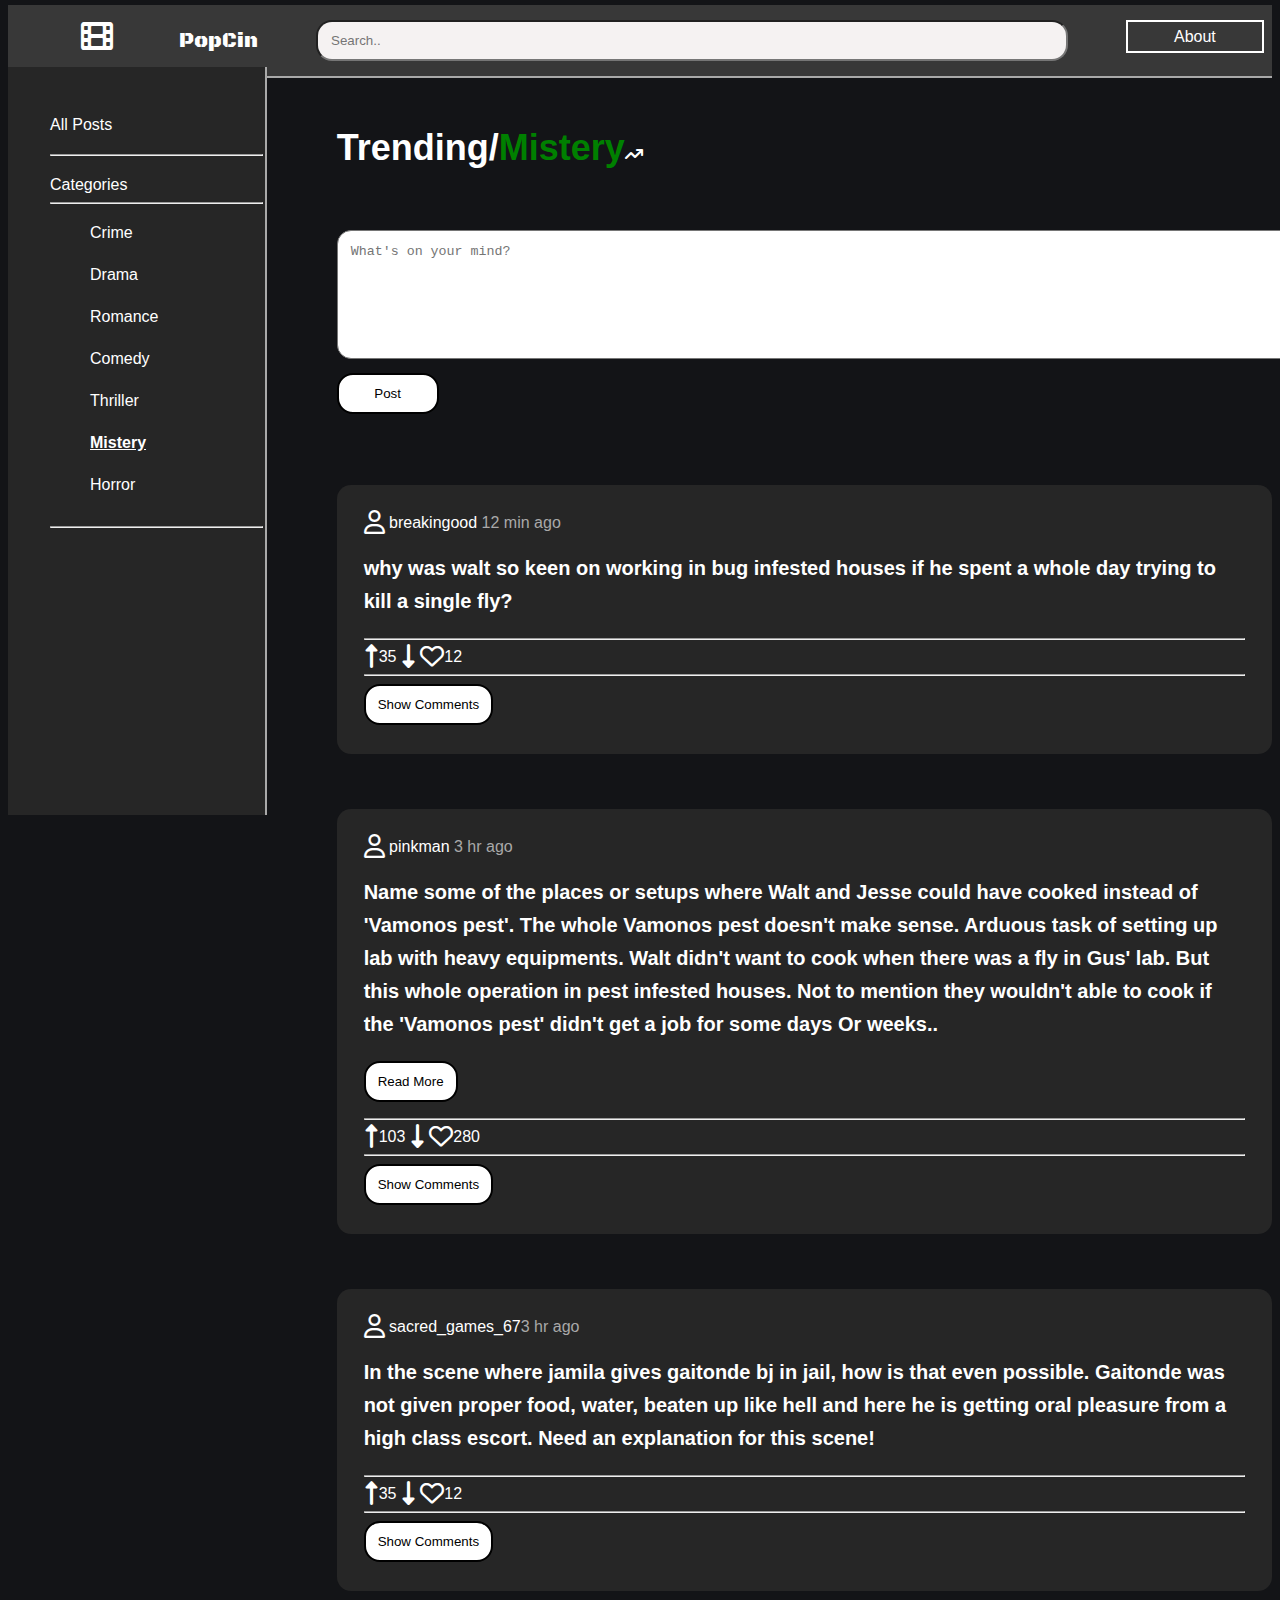
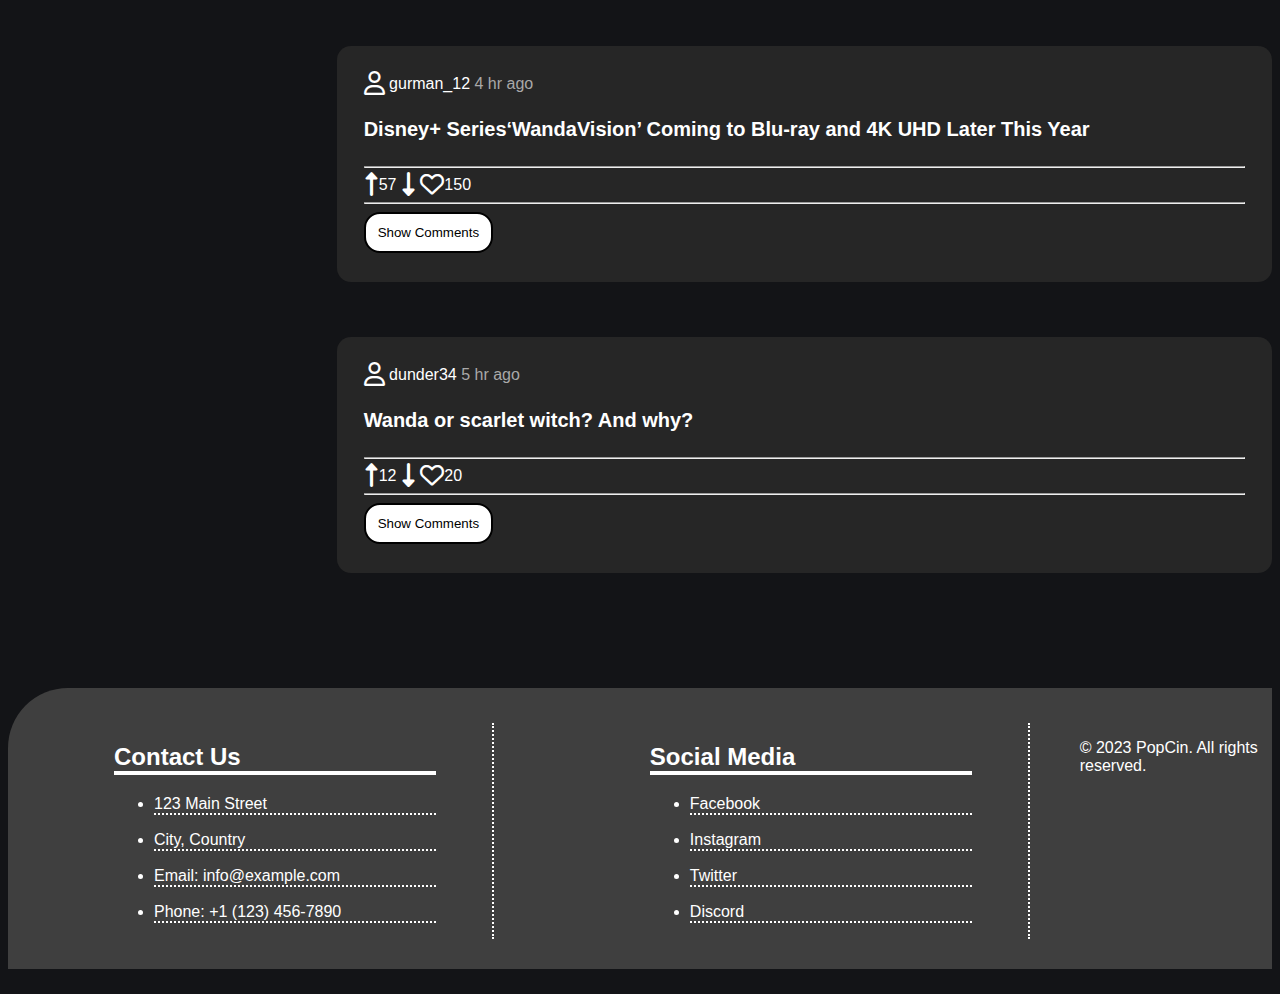
<file: Categories/mistery/mistery.html>
<!DOCTYPE html>
<html lang="en">

<head>
    <meta charset="UTF-8">
    <meta name="viewport" content="width=device-width, initial-scale=1.0">
    <title> Mistery | Categories | PopCin</title>
    <link rel="stylesheet" href="mistery.css">
    <link rel="preconnect" href="https://fonts.googleapis.com">
    <link rel="preconnect" href="https://fonts.gstatic.com" crossorigin>
    <link href="https://fonts.googleapis.com/css2?family=Black+Ops+One&family=Roboto&display=swap"" rel=" stylesheet">

    <link rel="stylesheet" href="https://cdnjs.cloudflare.com/ajax/libs/font-awesome/6.0.0-beta3/css/all.min.css"
        integrity="sha512-..." crossorigin="anonymous">
    <script src="mistery.js"></script>
</head>

<body>
    <header>
        <nav class="nav">
            <ul>
                <li><i class="fa-solid fa-film fa-2xl"></i></li>
                <li style="font-family: 'Black Ops One', cursive; font-size: 21px;">PopCin</li>
                <li><input type="text" id="search" placeholder="Search.." name="search"></li>
                <li><a href="./About/about.html" class="about">About</a></li>
                <li><a href="./Notif/notif.html"><i class="fa-solid fa-bell fa-xl"></i></a></li>
            </ul>
        </nav>
    </header>
    <div class="home-left">
        <ul style="list-style: none;">
            <li><a href="./all%20posts/allposts.html">All Posts</a></li>
            <hr>
            <li>Categories
                <hr>
                <ul style="list-style: none;">
                    <li><a
                            href="./Categories/Crime/crime.html">Crime</a></li>
                    <li><a href="./Categories/Drama/drama.html">Drama</a></li>
                    <li><a href="./Categories/romance/romance.html">Romance</a></li>
                    <li><a href="./Categories/comedy/comedy.html">Comedy</a></li>
                    <li><a href="./Categories/thriller/thriller.html">Thriller</a></li>
                    <li style="font-weight: bold; text-decoration: underline;"><a href="./Categories/mistery/mistery.html">Mistery</a></li>
                    <li><a href="./Categories/horror/horror.html">Horror</a></li>
                </ul>
            </li>
            <hr>

        </ul>
    </div>
    <div class="home-right">
        <span style="font-size: 36px"><b>Trending/<span style="color: green;">Mistery</span></b></span><i
            class="fa-solid fa-arrow-trend-up"></i>
        <div class="create-post">
            <textarea id="post-content" rows="4" placeholder="What's on your mind?"></textarea>
            <button class="btn" style="width: 102px;
            margin: 10px 0px;" onclick="createPost()">Post</button>
        </div>

        <div class="post-section">
            <div class="post">
                <i class="far fa-user fa-xl"></i> breakingood <span style="color: darkgray">12 min ago</span>
                <p style="line-height: 33px; font-size: 20px;"><b>why was walt so keen on working in bug infested houses if he spent a whole day trying to kill a single fly?
                        </p></b>
    
    
                <hr>
                <div class="response">
                    <i class="fas fa-up-long fa-xl" style="cursor: pointer;" onclick="upvote(this);"></i><span
                        class="upvote-post">35</span>
                    <i class="fas fa-down-long fa-xl"></i>
                    <i class="far fa-heart fa-xl" style="cursor: pointer;" onclick="like(this);"></i><span
                        class="like-post">12</span>
                </div>
                <hr>
                <button class="comment-button" onclick="toggleComments(this);">Show Comments</button>
                <div class="comment-section">
                    <i class="far fa-user"></i>
                    <div class="addcomment">
                        <textarea id="comment-text" placeholder="Add Comment"></textarea>
                        <button class="comment-button" onclick="addComment();">Add Comment</button>
                    </div>
                    <div class="comment">
                        <i class="far fa-user fa-xl"></i> <span>suvir_2</span> <span style="color: darkgray;">1 hr
                            ago</span>
                        <p>Because in the Fly episode he was in the meth business. In the last season he was in the empire business.</p>
                        <hr>
                        <div class="response">
                            <i class="fas fa-up-long fa-xl" style="cursor: pointer;" onclick="upvoteComment(this);"></i>23
                            <span class="comment-upvote"></span>
                            <i class="fas fa-down-long fa-xl"></i>
                            <i class="far fa-heart fa-xl" style="cursor: pointer;" onclick="likeComment(this);"></i>
                            <span class="comment-like">78</span>
                        </div>
                        <hr>
                    </div>
    
                    <div class="comment">
                        <i class="far fa-user fa-2xl"></i> <span>relative_evidence99</span> <span style="color: darkgray;">1 hr ago</span>
                        <p>He wasn't obsessed with the fly because it was a bug, he was obsessed because he felt like he controlled nothing except for the lab.</p>
                        <hr>
                        <div class="response">
                            <i class="fas fa-up-long fa-xl" style="cursor: pointer;" onclick="upvoteComment(this);"></i>
                            <span class="comment-upvote">26</span>
                            <i class="fas fa-down-long fa-xl"></i>
                            <i class="far fa-heart fa-xl" style="cursor: pointer;" onclick="likeComment(this);"></i>
                            <span class="comment-like">67</span>
                        </div>
                        <hr>
                    </div>
                    <div class="comment">
                        <i class="far fa-user fa-2xl"></i> <span>aksh123</span> <span style="color: darkgray;">2 hr ago</span>
                        <p>Breaking Bugs</p>
                        <hr>
                        <div class="response">
                            <i class="fas fa-up-long fa-xl" style="cursor: pointer;" onclick="upvoteComment(this);"></i>
                            <span class="comment-upvote">34</span>
                            <i class="fas fa-down-long fa-xl"></i>
                            <i class="far fa-heart fa-xl" style="cursor: pointer;" onclick="likeComment(this);"></i>
                            <span class="comment-like">78</span>
                        </div>
                        <hr>
                    </div>
    
    
                </div>
    
            </div>
            <div class="post">
                <i class="far fa-user fa-xl"></i> pinkman <span style="color: darkgray">3 hr ago</span>
                <p style="line-height: 33px; font-size: 20px;"><b>Name some of the places or setups where Walt and Jesse could have cooked instead of 'Vamonos pest'.
                    The whole Vamonos pest doesn't make sense. Arduous task of setting up lab with heavy equipments. Walt didn't want to cook when there was a fly in Gus' lab. But this whole operation in pest infested houses. Not to mention they wouldn't able to cook if the 'Vamonos pest' didn't get a job for some days Or weeks.. <p
                        class="additional-text collapsed" style="line-height: 33px; font-size: 20px;">
                        And we know, that's not how the distribution works. Gus couldn't afford the lab to stop even for one week. What if the customers wanted that their CCTV cameras remain operational? And saw that no work (pest decontamination) is taking place? What if they demanded that they be allowed in the house? What if they just walked in the house with spare keys?
                        </p></b><button class="btn" onclick="toggleReadMore(this)">Read More</button></p>
    
    
                <hr>
                <div class="response">
                    <i class="fas fa-up-long fa-xl" style="cursor: pointer;" onclick="upvote(this);"></i><span
                        class="upvote-post">103</span>
                    <i class="fas fa-down-long fa-xl"></i>
                    <i class="far fa-heart fa-xl" style="cursor: pointer;" onclick="like(this);"></i><span
                        class="like-post">280</span>
                </div>
                <hr>
                <button class="comment-button" onclick="toggleComments(this);">Show Comments</button>
                <div class="comment-section">
                    <i class="far fa-user"></i>
                    <div class="addcomment">
                        <textarea id="comment-text" placeholder="Add Comment"></textarea>
                        <button class="comment-button" onclick="addComment();">Add Comment</button>
                    </div>
                    <div class="comment">
                        <i class="far fa-user fa-xl"></i> <span>drishti89</span> <span style="color: darkgray;">2 hr
                            ago</span>
                        <p>I took it as him getting arrested.</p>
                        <hr>
                        <div class="response">
                            <i class="fas fa-up-long fa-xl" style="cursor: pointer;" onclick="upvoteComment(this);"></i>
                            <span class="comment-upvote">45</span>
                            <i class="fas fa-down-long fa-xl"></i>
                            <i class="far fa-heart fa-xl" style="cursor: pointer;" onclick="likeComment(this);"></i>
                            <span class="comment-like">150</span>
                        </div>
                        <hr>
                    </div>
    
                    <div class="comment">
                        <i class="far fa-user fa-xl"></i> <span>hecker_89</span> <span style="color: darkgray;">1 hr
                            ago</span>
                        <p>He’s paying off the security guards to not report him. It’s made abundantly clear when they enter the mall and he turns left and goes into the security office. Also, if you look closely, just before he actually enters the office he takes out his wallet and shoves it up your butt.</p>
                        <hr>
                        <div class="response">
                            <i class="fas fa-up-long fa-xl" style="cursor: pointer;" onclick="upvoteComment(this);"></i>
                            <span class="comment-upvote">35</span>
                            <i class="fas fa-down-long fa-xl"></i>
                            <i class="far fa-heart fa-xl" style="cursor: pointer;" onclick="likeComment(this);"></i>
                            <span class="comment-like">67</span>
                        </div>
                        <hr>
                    </div>
                    <div class="comment">
                        <i class="far fa-user fa-xl"></i> <span>kamal69</span> <span style="color: darkgray;">1 hr
                            ago</span>
                        <p>He’s paying off the security guards to not report him. It’s made abundantly clear when they enter the mall and he turns left and goes into the security office. Also, if you look closely, just before he actually enters the office he takes out his wallet and shoves it up your butt.</p>
                        <hr>
                        <div class="response">
                            <i class="fas fa-up-long fa-xl" style="cursor: pointer;" onclick="upvoteComment(this);"></i>
                            <span class="comment-upvote">35</span>
                            <i class="fas fa-down-long fa-xl"></i>
                            <i class="far fa-heart fa-xl" style="cursor: pointer;" onclick="likeComment(this);"></i>
                            <span class="comment-like">67</span>
                        </div>
                        <hr>
                    </div>
    
    
                </div>
    
            </div>
            <div class="post">
                <i class="far fa-user fa-xl"></i>  sacred_games_67<span style="color: darkgray">3 hr ago</span>
                <p style="line-height: 33px; font-size: 20px;"><b>
    
                    In the scene where jamila gives gaitonde bj in jail, how is that even possible. Gaitonde was not given proper food, water, beaten up like hell and here he is getting oral pleasure from a high class escort. Need an explanation for this scene!
                    </b></p>
                <hr>
                <div class="response">
                    <i class="fas fa-up-long fa-xl" style="cursor: pointer;" onclick="upvote(this);"></i><span
                        class="upvote-post">35</span>
                    <i class="fas fa-down-long fa-xl"></i>
                    <i class="far fa-heart fa-xl" style="cursor: pointer;" onclick="like(this);"></i><span
                        class="like-post">12</span>
                </div>
                <hr>
                <button class="comment-button" onclick="toggleComments(this);">Show Comments</button>
                <div class="comment-section">
                    <i class="far fa-user"></i>
                    <div class="addcomment">
                        <textarea id="comment-text" placeholder="Add Comment"></textarea>
                        <button class="comment-button" onclick="addComment();">Add Comment</button>
                    </div>
                    <div class="comment">
                        <i class="far fa-user fa-xl"></i> <span>suvir_2</span> <span style="color: darkgray;">2 hr
                            ago</span>
                        <p>I think honestly Michael would’ve hated RC. And I think RC might’ve demoted Michael.</p>
                        <hr>
                        <div class="response">
                            <i class="fas fa-up-long fa-xl" style="cursor: pointer;" onclick="upvoteComment(this);"></i>
                            <span class="comment-upvote">26</span>
                            <i class="fas fa-down-long fa-xl"></i>
                            <i class="far fa-heart fa-xl" style="cursor: pointer;" onclick="likeComment(this);"></i>
                            <span class="comment-like">12</span>
                        </div>
                        <hr>
                    </div>
    
                    <div class="comment">
                        <i class="far fa-user fa-xl"></i> <span>suvir_2</span> <span style="color: darkgray;">1 hr
                            ago</span>
                        <p>It would have been a power struggle for sure, two massive egos collide</p>
                        <hr>
                        <div class="response">
                            <i class="fas fa-up-long fa-2xl" style="cursor: pointer;" onclick="upvoteComment(this);"></i>
                            <span class="comment-upvote">7</span>
                            <i class="fas fa-down-long fa-xl"></i>
                            <i class="far fa-heart fa-xl" style="cursor: pointer;" onclick="likeComment(this);"></i>
                            <span class="comment-like">15</span>
                        </div>
                        <hr>
                    </div>
    
    
                </div>
    
            </div>
    
            <div class="post">
                <i class="far fa-user fa-xl"></i> gurman_12 <span style="color: darkgray">4 hr ago</span>
                <p style="line-height: 33px; font-size: 20px;"><b>Disney+ Series‘WandaVision’ Coming to Blu-ray and 4K UHD Later This Year 
                        </p></b>
    
    
                <hr>
                <div class="response">
                    <i class="fas fa-up-long fa-xl" style="cursor: pointer;" onclick="upvote(this);"></i><span
                        class="upvote-post">57</span>
                    <i class="fas fa-down-long fa-xl"></i>
                    <i class="far fa-heart fa-xl" style="cursor: pointer;" onclick="like(this);"></i><span
                        class="like-post">150</span>
                </div>
                <hr>
                <button class="comment-button" onclick="toggleComments(this);">Show Comments</button>
                <div class="comment-section">
                    <i class="far fa-user"></i>
                    <div class="addcomment">
                        <textarea id="comment-text" placeholder="Add Comment"></textarea>
                        <button class="comment-button" onclick="addComment();">Add Comment</button>
                    </div>
                    <div class="comment">
                        <i class="far fa-user fa-xl"></i> <span>suvir_2</span> <span style="color: darkgray;">3 hr
                            ago</span>
                        <p>I agree lol he gets soooo much unwarranted hate for a guy who literally did nothing wrong. It’s not like when Pam was crying to him he was like “you should leave him” or anything.</p>
                        <hr>
                        <div class="response">
                            <i class="fas fa-up-long fa-xl" style="cursor: pointer;" onclick="upvoteComment(this);"></i>
                            <span class="comment-upvote">23</span>
                            <i class="fas fa-down-long fa-xl"></i>
                            <i class="far fa-heart fa-xl" style="cursor: pointer;" onclick="likeComment(this);"></i>
                            <span class="comment-like">45</span>
                        </div>
                        <hr>
                    </div>
    
                    <div class="comment">
                        <i class="far fa-user fa-xl"></i> <span>suvir_2</span> <span style="color: darkgray;">2 hr
                            ago</span>
                        <p>He’s hot. I’d let him boom me.</p>
                        <hr>
                        <div class="response">
                            <i class="fas fa-up-long fa-xl" style="cursor: pointer;" onclick="upvoteComment(this);"></i>
                            <span class="comment-upvote">35</span>
                            <i class="fas fa-down-long fa-xl"></i>
                            <i class="far fa-heart fa-xl" style="cursor: pointer;" onclick="likeComment(this);"></i>
                            <span class="comment-like">12</span>
                        </div>
                        <hr>
                    </div>
    
    
                </div>
    
            </div>
            <div class="post">
                <i class="far fa-user fa-xl"></i> dunder34 <span style="color: darkgray">5 hr ago</span>
                <p style="line-height: 33px; font-size: 20px;"><b>
                    Wanda or scarlet witch? And why?
                    </b></p>
                <hr>
                <div class="response">
                    <i class="fas fa-up-long fa-xl" style="cursor: pointer;" onclick="upvote(this);"></i><span
                        class="upvote-post">12</span>
                    <i class="fas fa-down-long fa-xl"></i>
                    <i class="far fa-heart fa-xl" style="cursor: pointer;" onclick="like(this);"></i><span
                        class="like-post">20</span>
                </div>
                <hr>
                <button class="comment-button" onclick="toggleComments(this);">Show Comments</button>
                <div class="comment-section">
                    <i class="far fa-user"></i>
                    <div class="addcomment">
                        <textarea id="comment-text" placeholder="Add Comment"></textarea>
                        <button class="comment-button" onclick="addComment();">Add Comment</button>
                    </div>
                    <div class="comment">
                        <i class="far fa-user fa-xl"></i> <span>drishti57</span> <span style="color: darkgray;">4 hr
                            ago</span>
                        <p>Hmm I'd guess Jim, Kelly, Kevin and meredith</p>
                        <hr>
                        <div class="response">
                            <i class="fas fa-up-long fa-xl" style="cursor: pointer;" onclick="upvoteComment(this);"></i>
                            <span class="comment-upvote">8</span>
                            <i class="fas fa-down-long fa-xl"></i>
                            <i class="far fa-heart fa-xl" style="cursor: pointer;" onclick="likeComment(this);"></i>
                            <span class="comment-like">12</span>
                        </div>
                        <hr>
                    </div>
    
                    <div class="comment">
                        <i class="far fa-user fa-xl"></i> <span>suvir_2</span> <span style="color: darkgray;">3 hr
                            ago</span>
                        <p>Jim
    
                            Kevin
                            
                            Shove it
                            
                            Up your butt
                            
                            </p>
                        <hr>
                        <div class="response">
                            <i class="fas fa-up-long fa-xl" style="cursor: pointer;" onclick="upvoteComment(this);"></i>
                            <span class="comment-upvote">7</span>
                            <i class="fas fa-down-long fa-2xl"></i>
                            <i class="far fa-heart fa-xl" style="cursor: pointer;" onclick="likeComment(this);"></i>
                            <span class="comment-like">10</span>
                        </div>
                        <hr>
                    </div>
    
    
                </div>
    
            </div>
            
            


        </div>

    </div>
    <footer class="foot">
        <div class="list" style="border-right: dotted 2px white; width: 33%;">
            <h2>Contact Us</h2>
            <ul>
                <li>123 Main Street</li>
                <li>City, Country</li>
                <li>Email: info@example.com</li>
                <li>Phone: +1 (123) 456-7890</li>
            </ul>
        </div>
        <div class="list" style="border-right: dotted 2px white; width: 33%;">
            <h2>Social Media</h2>
            <ul>
                <li><a href="#facebook">Facebook</a></li>
                <li><a href="#instagram">Instagram</a></li>
                <li><a href="#twitter">Twitter</a></li>
                <li><a href="#discord">Discord</a></li>
            </ul>
        </div>
        <p>&copy; 2023 PopCin. All rights reserved.</p>
    </footer>
</file>
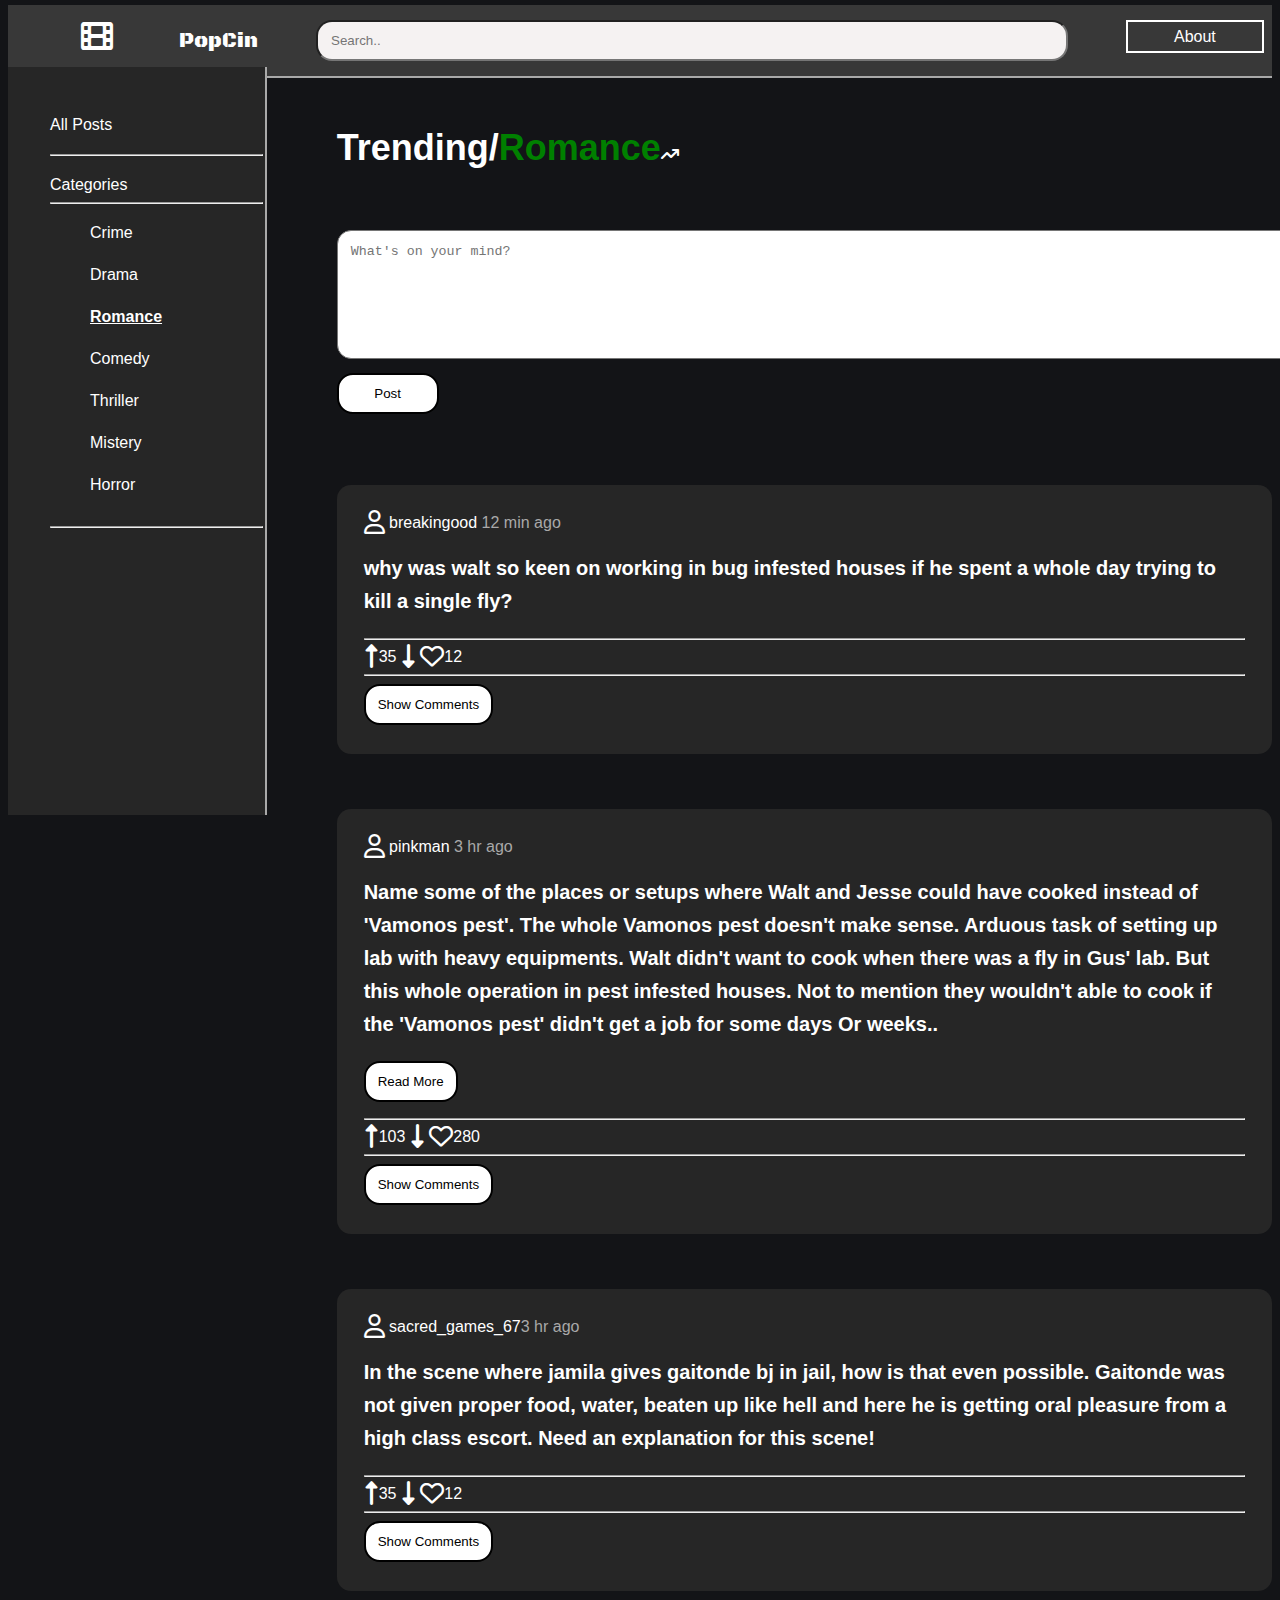
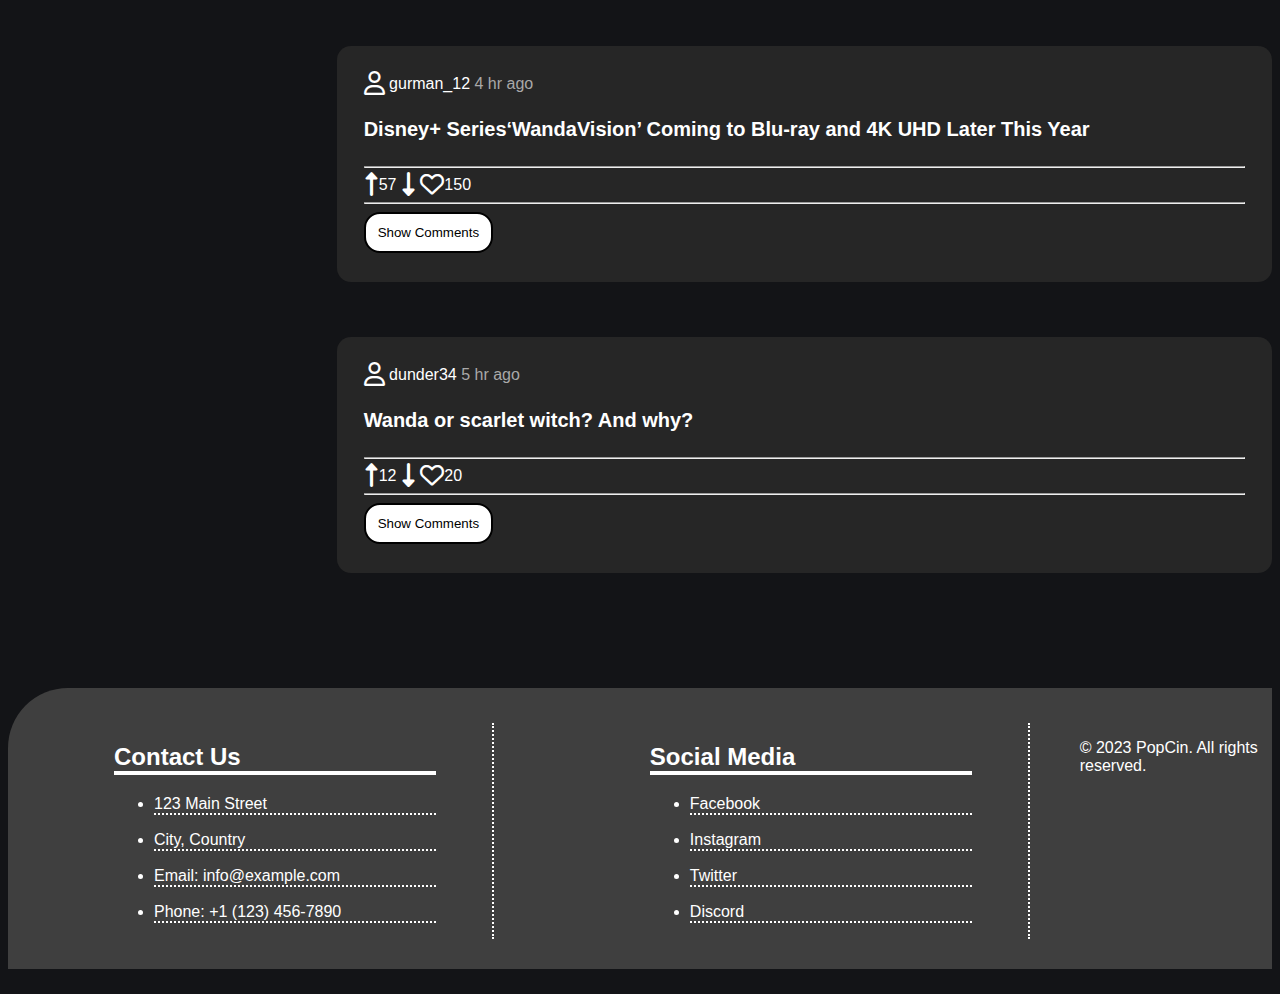
<file: Categories/romance/romance.html>
<!DOCTYPE html>
<html lang="en">

<head>
    <meta charset="UTF-8">
    <meta name="viewport" content="width=device-width, initial-scale=1.0">
    <title> Romance | Categories | PopCin</title>
    <link rel="stylesheet" href="romance.css">
    <link rel="preconnect" href="https://fonts.googleapis.com">
    <link rel="preconnect" href="https://fonts.gstatic.com" crossorigin>
    <link href="https://fonts.googleapis.com/css2?family=Black+Ops+One&family=Roboto&display=swap"" rel=" stylesheet">

    <link rel="stylesheet" href="https://cdnjs.cloudflare.com/ajax/libs/font-awesome/6.0.0-beta3/css/all.min.css"
        integrity="sha512-..." crossorigin="anonymous">
    <script src="romance.js"></script>
</head>

<body>
    <header>
        <nav class="nav">
            <ul>
                <li><i class="fa-solid fa-film fa-2xl"></i></li>
                <li style="font-family: 'Black Ops One', cursive; font-size: 21px;">PopCin</li>
                <li><input type="text" id="search" placeholder="Search.." name="search"></li>
                <li><a href="./About/about.html" class="about">About</a></li>
                <li><a href="./Notif/notif.html"><i class="fa-solid fa-bell fa-xl"></i></a></li>
            </ul>
        </nav>
    </header>
    <div class="home-left">
        <ul style="list-style: none;">
            <li><a href="./all%20posts/allposts.html">All Posts</a></li>
            <hr>
            <li>Categories
                <hr>
                <ul style="list-style: none;">
                    <li><a
                            href="./Categories/Crime/crime.html">Crime</a></li>
                    <li><a href="./Categories/Drama/drama.html">Drama</a></li>
                    <li   style="font-weight: bold; text-decoration: underline;"><a href="./Categories/romance/romance.html">Romance</a></li>
                    <li><a href="./Categories/comedy/comedy.html">Comedy</a></li>
                    <li><a href="./Categories/thriller/thriller.html">Thriller</a></li>
                    <li><a href="./Categories/mistery/mistery.html">Mistery</a></li>
                    <li><a href="./Categories/horror/horror.html">Horror</a></li>
                </ul>
            </li>
            <hr>

        </ul>
    </div>
    <div class="home-right">
        <span style="font-size: 36px"><b>Trending/<span style="color: green;">Romance</span></b></span><i
            class="fa-solid fa-arrow-trend-up"></i>
        <div class="create-post">
            <textarea id="post-content" rows="4" placeholder="What's on your mind?"></textarea>
            <button class="btn" style="width: 102px;
            margin: 10px 0px;" onclick="createPost()">Post</button>
        </div>

        <div class="post-section">
            
            <div class="post">
                <i class="far fa-user fa-xl"></i> breakingood <span style="color: darkgray">12 min ago</span>
                <p style="line-height: 33px; font-size: 20px;"><b>why was walt so keen on working in bug infested houses if he spent a whole day trying to kill a single fly?
                        </p></b>
    
    
                <hr>
                <div class="response">
                    <i class="fas fa-up-long fa-xl" style="cursor: pointer;" onclick="upvote(this);"></i><span
                        class="upvote-post">35</span>
                    <i class="fas fa-down-long fa-xl"></i>
                    <i class="far fa-heart fa-xl" style="cursor: pointer;" onclick="like(this);"></i><span
                        class="like-post">12</span>
                </div>
                <hr>
                <button class="comment-button" onclick="toggleComments(this);">Show Comments</button>
                <div class="comment-section">
                    <i class="far fa-user"></i>
                    <div class="addcomment">
                        <textarea id="comment-text" placeholder="Add Comment"></textarea>
                        <button class="comment-button" onclick="addComment();">Add Comment</button>
                    </div>
                    <div class="comment">
                        <i class="far fa-user fa-xl"></i> <span>suvir_2</span> <span style="color: darkgray;">1 hr
                            ago</span>
                        <p>Because in the Fly episode he was in the meth business. In the last season he was in the empire business.</p>
                        <hr>
                        <div class="response">
                            <i class="fas fa-up-long fa-xl" style="cursor: pointer;" onclick="upvoteComment(this);"></i>23
                            <span class="comment-upvote"></span>
                            <i class="fas fa-down-long fa-xl"></i>
                            <i class="far fa-heart fa-xl" style="cursor: pointer;" onclick="likeComment(this);"></i>
                            <span class="comment-like">78</span>
                        </div>
                        <hr>
                    </div>
    
                    <div class="comment">
                        <i class="far fa-user fa-2xl"></i> <span>relative_evidence99</span> <span style="color: darkgray;">1 hr ago</span>
                        <p>He wasn't obsessed with the fly because it was a bug, he was obsessed because he felt like he controlled nothing except for the lab.</p>
                        <hr>
                        <div class="response">
                            <i class="fas fa-up-long fa-xl" style="cursor: pointer;" onclick="upvoteComment(this);"></i>
                            <span class="comment-upvote">26</span>
                            <i class="fas fa-down-long fa-xl"></i>
                            <i class="far fa-heart fa-xl" style="cursor: pointer;" onclick="likeComment(this);"></i>
                            <span class="comment-like">67</span>
                        </div>
                        <hr>
                    </div>
                    <div class="comment">
                        <i class="far fa-user fa-2xl"></i> <span>aksh123</span> <span style="color: darkgray;">2 hr ago</span>
                        <p>Breaking Bugs</p>
                        <hr>
                        <div class="response">
                            <i class="fas fa-up-long fa-xl" style="cursor: pointer;" onclick="upvoteComment(this);"></i>
                            <span class="comment-upvote">34</span>
                            <i class="fas fa-down-long fa-xl"></i>
                            <i class="far fa-heart fa-xl" style="cursor: pointer;" onclick="likeComment(this);"></i>
                            <span class="comment-like">78</span>
                        </div>
                        <hr>
                    </div>
    
    
                </div>
    
            </div>
            <div class="post">
                <i class="far fa-user fa-xl"></i> pinkman <span style="color: darkgray">3 hr ago</span>
                <p style="line-height: 33px; font-size: 20px;"><b>Name some of the places or setups where Walt and Jesse could have cooked instead of 'Vamonos pest'.
                    The whole Vamonos pest doesn't make sense. Arduous task of setting up lab with heavy equipments. Walt didn't want to cook when there was a fly in Gus' lab. But this whole operation in pest infested houses. Not to mention they wouldn't able to cook if the 'Vamonos pest' didn't get a job for some days Or weeks.. <p
                        class="additional-text collapsed" style="line-height: 33px; font-size: 20px;">
                        And we know, that's not how the distribution works. Gus couldn't afford the lab to stop even for one week. What if the customers wanted that their CCTV cameras remain operational? And saw that no work (pest decontamination) is taking place? What if they demanded that they be allowed in the house? What if they just walked in the house with spare keys?
                        </p></b><button class="btn" onclick="toggleReadMore(this)">Read More</button></p>
    
    
                <hr>
                <div class="response">
                    <i class="fas fa-up-long fa-xl" style="cursor: pointer;" onclick="upvote(this);"></i><span
                        class="upvote-post">103</span>
                    <i class="fas fa-down-long fa-xl"></i>
                    <i class="far fa-heart fa-xl" style="cursor: pointer;" onclick="like(this);"></i><span
                        class="like-post">280</span>
                </div>
                <hr>
                <button class="comment-button" onclick="toggleComments(this);">Show Comments</button>
                <div class="comment-section">
                    <i class="far fa-user"></i>
                    <div class="addcomment">
                        <textarea id="comment-text" placeholder="Add Comment"></textarea>
                        <button class="comment-button" onclick="addComment();">Add Comment</button>
                    </div>
                    <div class="comment">
                        <i class="far fa-user fa-xl"></i> <span>drishti89</span> <span style="color: darkgray;">2 hr
                            ago</span>
                        <p>I took it as him getting arrested.</p>
                        <hr>
                        <div class="response">
                            <i class="fas fa-up-long fa-xl" style="cursor: pointer;" onclick="upvoteComment(this);"></i>
                            <span class="comment-upvote">45</span>
                            <i class="fas fa-down-long fa-xl"></i>
                            <i class="far fa-heart fa-xl" style="cursor: pointer;" onclick="likeComment(this);"></i>
                            <span class="comment-like">150</span>
                        </div>
                        <hr>
                    </div>
    
                    <div class="comment">
                        <i class="far fa-user fa-xl"></i> <span>hecker_89</span> <span style="color: darkgray;">1 hr
                            ago</span>
                        <p>He’s paying off the security guards to not report him. It’s made abundantly clear when they enter the mall and he turns left and goes into the security office. Also, if you look closely, just before he actually enters the office he takes out his wallet and shoves it up your butt.</p>
                        <hr>
                        <div class="response">
                            <i class="fas fa-up-long fa-xl" style="cursor: pointer;" onclick="upvoteComment(this);"></i>
                            <span class="comment-upvote">35</span>
                            <i class="fas fa-down-long fa-xl"></i>
                            <i class="far fa-heart fa-xl" style="cursor: pointer;" onclick="likeComment(this);"></i>
                            <span class="comment-like">67</span>
                        </div>
                        <hr>
                    </div>
                    <div class="comment">
                        <i class="far fa-user fa-xl"></i> <span>kamal69</span> <span style="color: darkgray;">1 hr
                            ago</span>
                        <p>He’s paying off the security guards to not report him. It’s made abundantly clear when they enter the mall and he turns left and goes into the security office. Also, if you look closely, just before he actually enters the office he takes out his wallet and shoves it up your butt.</p>
                        <hr>
                        <div class="response">
                            <i class="fas fa-up-long fa-xl" style="cursor: pointer;" onclick="upvoteComment(this);"></i>
                            <span class="comment-upvote">35</span>
                            <i class="fas fa-down-long fa-xl"></i>
                            <i class="far fa-heart fa-xl" style="cursor: pointer;" onclick="likeComment(this);"></i>
                            <span class="comment-like">67</span>
                        </div>
                        <hr>
                    </div>
    
    
                </div>
    
            </div>
            <div class="post">
                <i class="far fa-user fa-xl"></i>  sacred_games_67<span style="color: darkgray">3 hr ago</span>
                <p style="line-height: 33px; font-size: 20px;"><b>
    
                    In the scene where jamila gives gaitonde bj in jail, how is that even possible. Gaitonde was not given proper food, water, beaten up like hell and here he is getting oral pleasure from a high class escort. Need an explanation for this scene!
                    </b></p>
                <hr>
                <div class="response">
                    <i class="fas fa-up-long fa-xl" style="cursor: pointer;" onclick="upvote(this);"></i><span
                        class="upvote-post">35</span>
                    <i class="fas fa-down-long fa-xl"></i>
                    <i class="far fa-heart fa-xl" style="cursor: pointer;" onclick="like(this);"></i><span
                        class="like-post">12</span>
                </div>
                <hr>
                <button class="comment-button" onclick="toggleComments(this);">Show Comments</button>
                <div class="comment-section">
                    <i class="far fa-user"></i>
                    <div class="addcomment">
                        <textarea id="comment-text" placeholder="Add Comment"></textarea>
                        <button class="comment-button" onclick="addComment();">Add Comment</button>
                    </div>
                    <div class="comment">
                        <i class="far fa-user fa-xl"></i> <span>suvir_2</span> <span style="color: darkgray;">2 hr
                            ago</span>
                        <p>I think honestly Michael would’ve hated RC. And I think RC might’ve demoted Michael.</p>
                        <hr>
                        <div class="response">
                            <i class="fas fa-up-long fa-xl" style="cursor: pointer;" onclick="upvoteComment(this);"></i>
                            <span class="comment-upvote">26</span>
                            <i class="fas fa-down-long fa-xl"></i>
                            <i class="far fa-heart fa-xl" style="cursor: pointer;" onclick="likeComment(this);"></i>
                            <span class="comment-like">12</span>
                        </div>
                        <hr>
                    </div>
    
                    <div class="comment">
                        <i class="far fa-user fa-xl"></i> <span>suvir_2</span> <span style="color: darkgray;">1 hr
                            ago</span>
                        <p>It would have been a power struggle for sure, two massive egos collide</p>
                        <hr>
                        <div class="response">
                            <i class="fas fa-up-long fa-2xl" style="cursor: pointer;" onclick="upvoteComment(this);"></i>
                            <span class="comment-upvote">7</span>
                            <i class="fas fa-down-long fa-xl"></i>
                            <i class="far fa-heart fa-xl" style="cursor: pointer;" onclick="likeComment(this);"></i>
                            <span class="comment-like">15</span>
                        </div>
                        <hr>
                    </div>
    
    
                </div>
    
            </div>
    
            <div class="post">
                <i class="far fa-user fa-xl"></i> gurman_12 <span style="color: darkgray">4 hr ago</span>
                <p style="line-height: 33px; font-size: 20px;"><b>Disney+ Series‘WandaVision’ Coming to Blu-ray and 4K UHD Later This Year 
                        </p></b>
    
    
                <hr>
                <div class="response">
                    <i class="fas fa-up-long fa-xl" style="cursor: pointer;" onclick="upvote(this);"></i><span
                        class="upvote-post">57</span>
                    <i class="fas fa-down-long fa-xl"></i>
                    <i class="far fa-heart fa-xl" style="cursor: pointer;" onclick="like(this);"></i><span
                        class="like-post">150</span>
                </div>
                <hr>
                <button class="comment-button" onclick="toggleComments(this);">Show Comments</button>
                <div class="comment-section">
                    <i class="far fa-user"></i>
                    <div class="addcomment">
                        <textarea id="comment-text" placeholder="Add Comment"></textarea>
                        <button class="comment-button" onclick="addComment();">Add Comment</button>
                    </div>
                    <div class="comment">
                        <i class="far fa-user fa-xl"></i> <span>suvir_2</span> <span style="color: darkgray;">3 hr
                            ago</span>
                        <p>I agree lol he gets soooo much unwarranted hate for a guy who literally did nothing wrong. It’s not like when Pam was crying to him he was like “you should leave him” or anything.</p>
                        <hr>
                        <div class="response">
                            <i class="fas fa-up-long fa-xl" style="cursor: pointer;" onclick="upvoteComment(this);"></i>
                            <span class="comment-upvote">23</span>
                            <i class="fas fa-down-long fa-xl"></i>
                            <i class="far fa-heart fa-xl" style="cursor: pointer;" onclick="likeComment(this);"></i>
                            <span class="comment-like">45</span>
                        </div>
                        <hr>
                    </div>
    
                    <div class="comment">
                        <i class="far fa-user fa-xl"></i> <span>suvir_2</span> <span style="color: darkgray;">2 hr
                            ago</span>
                        <p>He’s hot. I’d let him boom me.</p>
                        <hr>
                        <div class="response">
                            <i class="fas fa-up-long fa-xl" style="cursor: pointer;" onclick="upvoteComment(this);"></i>
                            <span class="comment-upvote">35</span>
                            <i class="fas fa-down-long fa-xl"></i>
                            <i class="far fa-heart fa-xl" style="cursor: pointer;" onclick="likeComment(this);"></i>
                            <span class="comment-like">12</span>
                        </div>
                        <hr>
                    </div>
    
    
                </div>
    
            </div>
            <div class="post">
                <i class="far fa-user fa-xl"></i> dunder34 <span style="color: darkgray">5 hr ago</span>
                <p style="line-height: 33px; font-size: 20px;"><b>
                    Wanda or scarlet witch? And why?
                    </b></p>
                <hr>
                <div class="response">
                    <i class="fas fa-up-long fa-xl" style="cursor: pointer;" onclick="upvote(this);"></i><span
                        class="upvote-post">12</span>
                    <i class="fas fa-down-long fa-xl"></i>
                    <i class="far fa-heart fa-xl" style="cursor: pointer;" onclick="like(this);"></i><span
                        class="like-post">20</span>
                </div>
                <hr>
                <button class="comment-button" onclick="toggleComments(this);">Show Comments</button>
                <div class="comment-section">
                    <i class="far fa-user"></i>
                    <div class="addcomment">
                        <textarea id="comment-text" placeholder="Add Comment"></textarea>
                        <button class="comment-button" onclick="addComment();">Add Comment</button>
                    </div>
                    <div class="comment">
                        <i class="far fa-user fa-xl"></i> <span>drishti57</span> <span style="color: darkgray;">4 hr
                            ago</span>
                        <p>Hmm I'd guess Jim, Kelly, Kevin and meredith</p>
                        <hr>
                        <div class="response">
                            <i class="fas fa-up-long fa-xl" style="cursor: pointer;" onclick="upvoteComment(this);"></i>
                            <span class="comment-upvote">8</span>
                            <i class="fas fa-down-long fa-xl"></i>
                            <i class="far fa-heart fa-xl" style="cursor: pointer;" onclick="likeComment(this);"></i>
                            <span class="comment-like">12</span>
                        </div>
                        <hr>
                    </div>
    
                    <div class="comment">
                        <i class="far fa-user fa-xl"></i> <span>suvir_2</span> <span style="color: darkgray;">3 hr
                            ago</span>
                        <p>Jim
    
                            Kevin
                            
                            Shove it
                            
                            Up your butt
                            
                            </p>
                        <hr>
                        <div class="response">
                            <i class="fas fa-up-long fa-xl" style="cursor: pointer;" onclick="upvoteComment(this);"></i>
                            <span class="comment-upvote">7</span>
                            <i class="fas fa-down-long fa-2xl"></i>
                            <i class="far fa-heart fa-xl" style="cursor: pointer;" onclick="likeComment(this);"></i>
                            <span class="comment-like">10</span>
                        </div>
                        <hr>
                    </div>
    
    
                </div>
    
            </div>
            


        </div>

    </div>
    <footer class="foot">
        <div class="list" style="border-right: dotted 2px white; width: 33%;">
            <h2>Contact Us</h2>
            <ul>
                <li>123 Main Street</li>
                <li>City, Country</li>
                <li>Email: info@example.com</li>
                <li>Phone: +1 (123) 456-7890</li>
            </ul>
        </div>
        <div class="list" style="border-right: dotted 2px white; width: 33%;">
            <h2>Social Media</h2>
            <ul>
                <li><a href="#facebook">Facebook</a></li>
                <li><a href="#instagram">Instagram</a></li>
                <li><a href="#twitter">Twitter</a></li>
                <li><a href="#discord">Discord</a></li>
            </ul>
        </div>
        <p>&copy; 2023 PopCin. All rights reserved.</p>
    </footer>
</file>
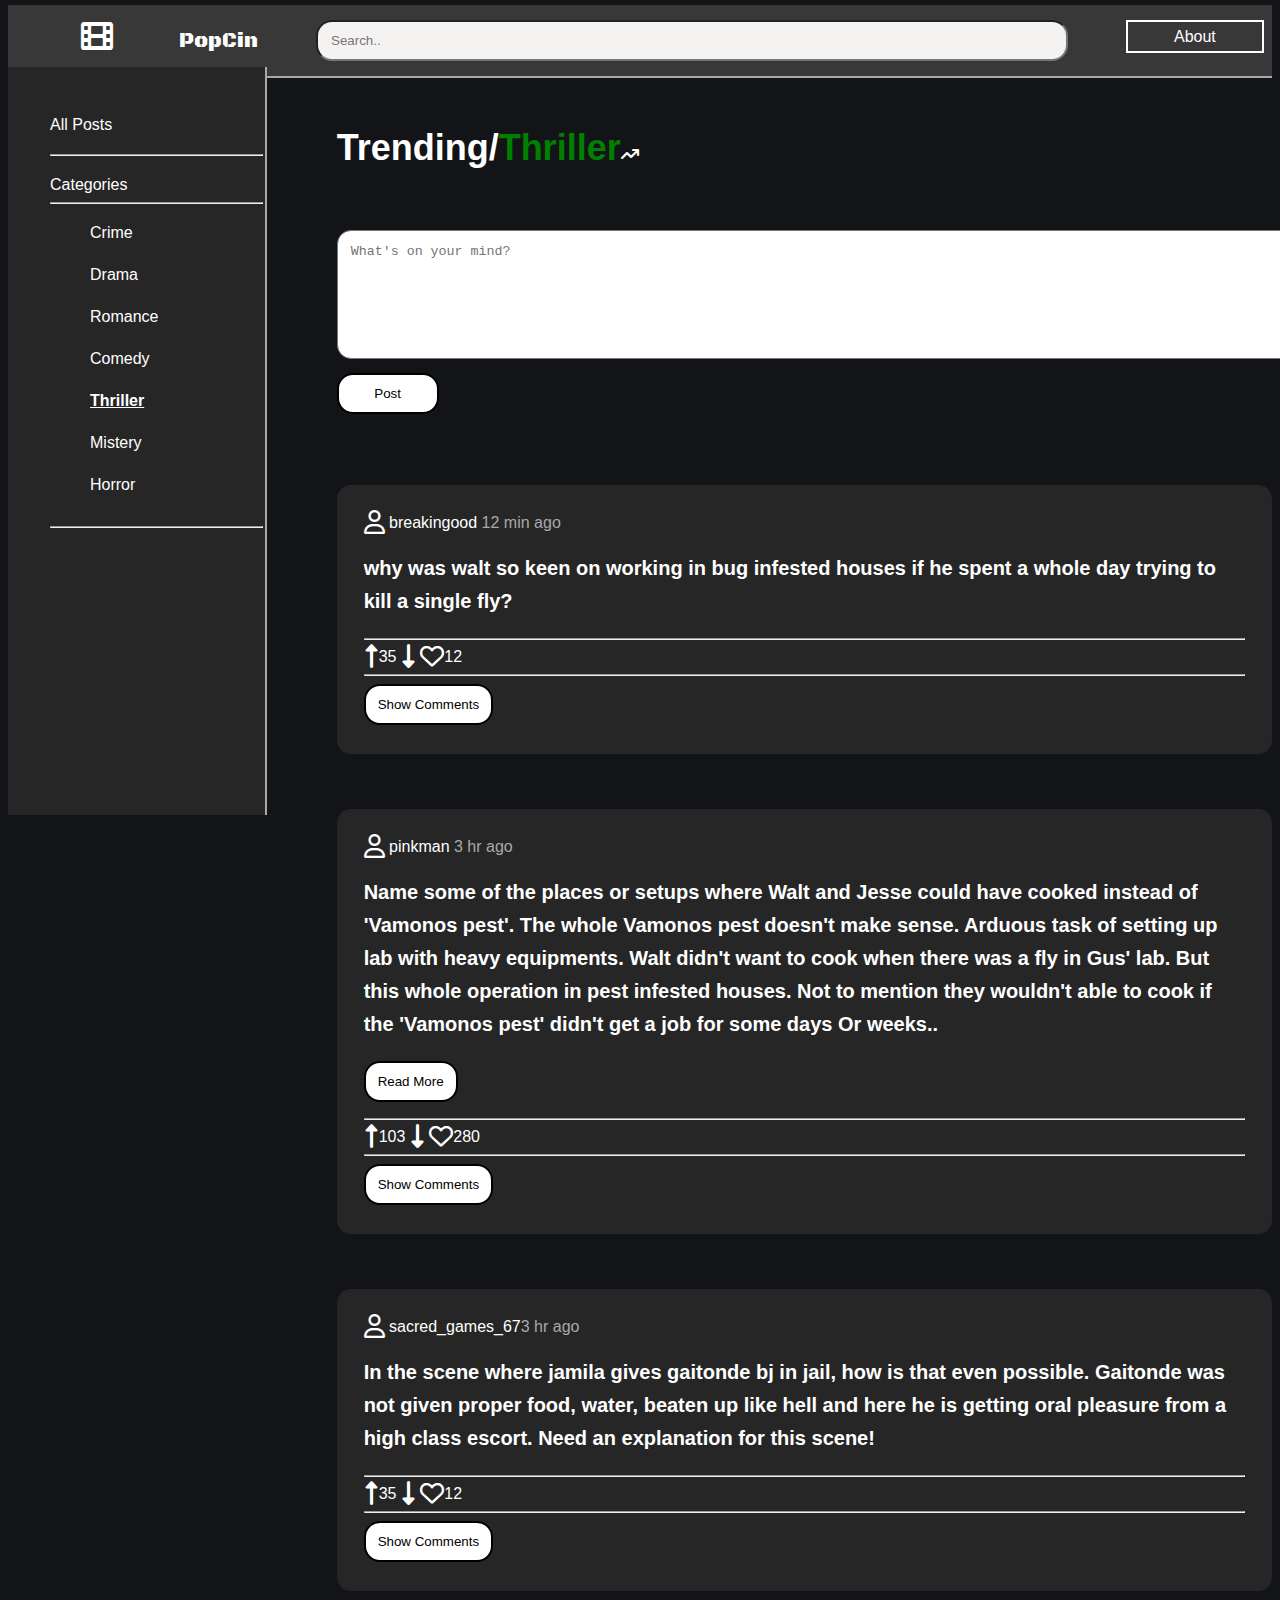
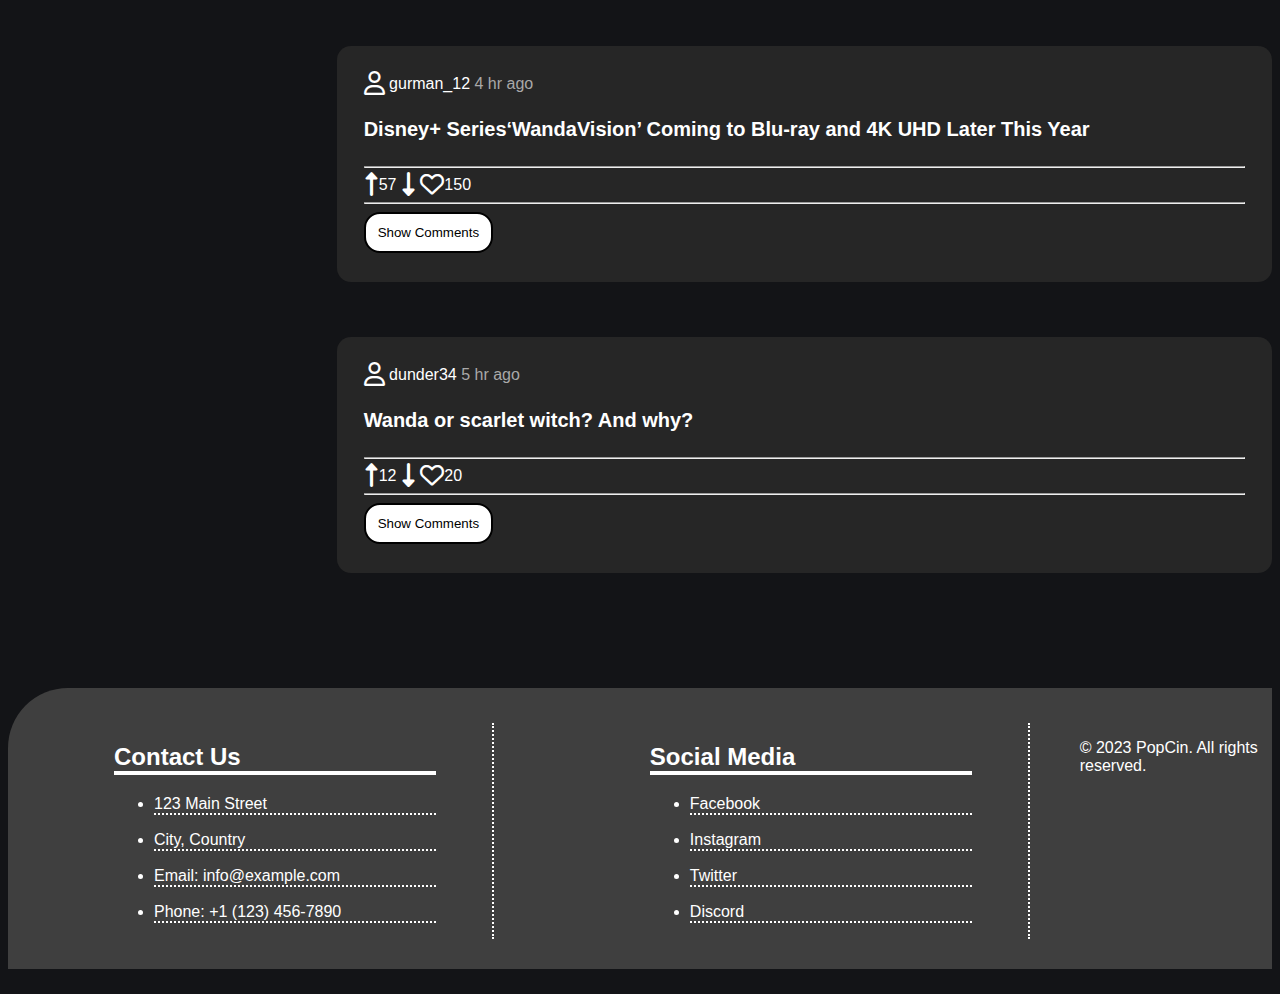
<file: Categories/thriller/thriller.html>
<!DOCTYPE html>
<html lang="en">

<head>
    <meta charset="UTF-8">
    <meta name="viewport" content="width=device-width, initial-scale=1.0">
    <title> Thriller | Categories | PopCin</title>
    <link rel="stylesheet" href="thriller.css">
    <link rel="preconnect" href="https://fonts.googleapis.com">
    <link rel="preconnect" href="https://fonts.gstatic.com" crossorigin>
    <link href="https://fonts.googleapis.com/css2?family=Black+Ops+One&family=Roboto&display=swap"" rel=" stylesheet">

    <link rel="stylesheet" href="https://cdnjs.cloudflare.com/ajax/libs/font-awesome/6.0.0-beta3/css/all.min.css"
        integrity="sha512-..." crossorigin="anonymous">
    <script src="thriller.js"></script>
</head>

<body>
    <header>
        <nav class="nav">
            <ul>
                <li><i class="fa-solid fa-film fa-2xl"></i></li>
                <li style="font-family: 'Black Ops One', cursive; font-size: 21px;">PopCin</li>
                <li><input type="text" id="search" placeholder="Search.." name="search"></li>
                <li><a href="./About/about.html" class="about">About</a></li>
                <li><a href="./Notif/notif.html"><i class="fa-solid fa-bell fa-xl"></i></a></li>
            </ul>
        </nav>
    </header>
    <div class="home-left">
        <ul style="list-style: none;">
            <li><a href="./all%20posts/allposts.html">All Posts</a></li>
            <hr>
            <li>Categories
                <hr>
                <ul style="list-style: none;">
                    <li><a
                            href="./Categories/Crime/crime.html">Crime</a></li>
                    <li><a href="./Categories/Drama/drama.html">Drama</a></li>
                    <li><a href="./Categories/romance/romance.html">Romance</a></li>
                    <li><a href="./Categories/comedy/comedy.html">Comedy</a></li>
                    <li    style="font-weight: bold; text-decoration: underline;"><a href="./Categories/thriller/thriller.html">Thriller</a></li>
                    <li><a href="./Categories/mistery/mistery.html">Mistery</a></li>
                    <li><a href="./Categories/horror/horror.html">Horror</a></li>
                </ul>
            </li>
            <hr>

        </ul>
    </div>
    <div class="home-right">
        <span style="font-size: 36px"><b>Trending/<span style="color: green;">Thriller</span></b></span><i
            class="fa-solid fa-arrow-trend-up"></i>
        <div class="create-post">
            <textarea id="post-content" rows="4" placeholder="What's on your mind?"></textarea>
            <button class="btn" style="width: 102px;
            margin: 10px 0px;" onclick="createPost()">Post</button>
        </div>

        <div class="post-section">
            
            <div class="post">
                <i class="far fa-user fa-xl"></i> breakingood <span style="color: darkgray">12 min ago</span>
                <p style="line-height: 33px; font-size: 20px;"><b>why was walt so keen on working in bug infested houses if he spent a whole day trying to kill a single fly?
                        </p></b>
    
    
                <hr>
                <div class="response">
                    <i class="fas fa-up-long fa-xl" style="cursor: pointer;" onclick="upvote(this);"></i><span
                        class="upvote-post">35</span>
                    <i class="fas fa-down-long fa-xl"></i>
                    <i class="far fa-heart fa-xl" style="cursor: pointer;" onclick="like(this);"></i><span
                        class="like-post">12</span>
                </div>
                <hr>
                <button class="comment-button" onclick="toggleComments(this);">Show Comments</button>
                <div class="comment-section">
                    <i class="far fa-user"></i>
                    <div class="addcomment">
                        <textarea id="comment-text" placeholder="Add Comment"></textarea>
                        <button class="comment-button" onclick="addComment();">Add Comment</button>
                    </div>
                    <div class="comment">
                        <i class="far fa-user fa-xl"></i> <span>suvir_2</span> <span style="color: darkgray;">1 hr
                            ago</span>
                        <p>Because in the Fly episode he was in the meth business. In the last season he was in the empire business.</p>
                        <hr>
                        <div class="response">
                            <i class="fas fa-up-long fa-xl" style="cursor: pointer;" onclick="upvoteComment(this);"></i>23
                            <span class="comment-upvote"></span>
                            <i class="fas fa-down-long fa-xl"></i>
                            <i class="far fa-heart fa-xl" style="cursor: pointer;" onclick="likeComment(this);"></i>
                            <span class="comment-like">78</span>
                        </div>
                        <hr>
                    </div>
    
                    <div class="comment">
                        <i class="far fa-user fa-2xl"></i> <span>relative_evidence99</span> <span style="color: darkgray;">1 hr ago</span>
                        <p>He wasn't obsessed with the fly because it was a bug, he was obsessed because he felt like he controlled nothing except for the lab.</p>
                        <hr>
                        <div class="response">
                            <i class="fas fa-up-long fa-xl" style="cursor: pointer;" onclick="upvoteComment(this);"></i>
                            <span class="comment-upvote">26</span>
                            <i class="fas fa-down-long fa-xl"></i>
                            <i class="far fa-heart fa-xl" style="cursor: pointer;" onclick="likeComment(this);"></i>
                            <span class="comment-like">67</span>
                        </div>
                        <hr>
                    </div>
                    <div class="comment">
                        <i class="far fa-user fa-2xl"></i> <span>aksh123</span> <span style="color: darkgray;">2 hr ago</span>
                        <p>Breaking Bugs</p>
                        <hr>
                        <div class="response">
                            <i class="fas fa-up-long fa-xl" style="cursor: pointer;" onclick="upvoteComment(this);"></i>
                            <span class="comment-upvote">34</span>
                            <i class="fas fa-down-long fa-xl"></i>
                            <i class="far fa-heart fa-xl" style="cursor: pointer;" onclick="likeComment(this);"></i>
                            <span class="comment-like">78</span>
                        </div>
                        <hr>
                    </div>
    
    
                </div>
    
            </div>
            <div class="post">
                <i class="far fa-user fa-xl"></i> pinkman <span style="color: darkgray">3 hr ago</span>
                <p style="line-height: 33px; font-size: 20px;"><b>Name some of the places or setups where Walt and Jesse could have cooked instead of 'Vamonos pest'.
                    The whole Vamonos pest doesn't make sense. Arduous task of setting up lab with heavy equipments. Walt didn't want to cook when there was a fly in Gus' lab. But this whole operation in pest infested houses. Not to mention they wouldn't able to cook if the 'Vamonos pest' didn't get a job for some days Or weeks.. <p
                        class="additional-text collapsed" style="line-height: 33px; font-size: 20px;">
                        And we know, that's not how the distribution works. Gus couldn't afford the lab to stop even for one week. What if the customers wanted that their CCTV cameras remain operational? And saw that no work (pest decontamination) is taking place? What if they demanded that they be allowed in the house? What if they just walked in the house with spare keys?
                        </p></b><button class="btn" onclick="toggleReadMore(this)">Read More</button></p>
    
    
                <hr>
                <div class="response">
                    <i class="fas fa-up-long fa-xl" style="cursor: pointer;" onclick="upvote(this);"></i><span
                        class="upvote-post">103</span>
                    <i class="fas fa-down-long fa-xl"></i>
                    <i class="far fa-heart fa-xl" style="cursor: pointer;" onclick="like(this);"></i><span
                        class="like-post">280</span>
                </div>
                <hr>
                <button class="comment-button" onclick="toggleComments(this);">Show Comments</button>
                <div class="comment-section">
                    <i class="far fa-user"></i>
                    <div class="addcomment">
                        <textarea id="comment-text" placeholder="Add Comment"></textarea>
                        <button class="comment-button" onclick="addComment();">Add Comment</button>
                    </div>
                    <div class="comment">
                        <i class="far fa-user fa-xl"></i> <span>drishti89</span> <span style="color: darkgray;">2 hr
                            ago</span>
                        <p>I took it as him getting arrested.</p>
                        <hr>
                        <div class="response">
                            <i class="fas fa-up-long fa-xl" style="cursor: pointer;" onclick="upvoteComment(this);"></i>
                            <span class="comment-upvote">45</span>
                            <i class="fas fa-down-long fa-xl"></i>
                            <i class="far fa-heart fa-xl" style="cursor: pointer;" onclick="likeComment(this);"></i>
                            <span class="comment-like">150</span>
                        </div>
                        <hr>
                    </div>
    
                    <div class="comment">
                        <i class="far fa-user fa-xl"></i> <span>hecker_89</span> <span style="color: darkgray;">1 hr
                            ago</span>
                        <p>He’s paying off the security guards to not report him. It’s made abundantly clear when they enter the mall and he turns left and goes into the security office. Also, if you look closely, just before he actually enters the office he takes out his wallet and shoves it up your butt.</p>
                        <hr>
                        <div class="response">
                            <i class="fas fa-up-long fa-xl" style="cursor: pointer;" onclick="upvoteComment(this);"></i>
                            <span class="comment-upvote">35</span>
                            <i class="fas fa-down-long fa-xl"></i>
                            <i class="far fa-heart fa-xl" style="cursor: pointer;" onclick="likeComment(this);"></i>
                            <span class="comment-like">67</span>
                        </div>
                        <hr>
                    </div>
                    <div class="comment">
                        <i class="far fa-user fa-xl"></i> <span>kamal69</span> <span style="color: darkgray;">1 hr
                            ago</span>
                        <p>He’s paying off the security guards to not report him. It’s made abundantly clear when they enter the mall and he turns left and goes into the security office. Also, if you look closely, just before he actually enters the office he takes out his wallet and shoves it up your butt.</p>
                        <hr>
                        <div class="response">
                            <i class="fas fa-up-long fa-xl" style="cursor: pointer;" onclick="upvoteComment(this);"></i>
                            <span class="comment-upvote">35</span>
                            <i class="fas fa-down-long fa-xl"></i>
                            <i class="far fa-heart fa-xl" style="cursor: pointer;" onclick="likeComment(this);"></i>
                            <span class="comment-like">67</span>
                        </div>
                        <hr>
                    </div>
    
    
                </div>
    
            </div>
            <div class="post">
                <i class="far fa-user fa-xl"></i>  sacred_games_67<span style="color: darkgray">3 hr ago</span>
                <p style="line-height: 33px; font-size: 20px;"><b>
    
                    In the scene where jamila gives gaitonde bj in jail, how is that even possible. Gaitonde was not given proper food, water, beaten up like hell and here he is getting oral pleasure from a high class escort. Need an explanation for this scene!
                    </b></p>
                <hr>
                <div class="response">
                    <i class="fas fa-up-long fa-xl" style="cursor: pointer;" onclick="upvote(this);"></i><span
                        class="upvote-post">35</span>
                    <i class="fas fa-down-long fa-xl"></i>
                    <i class="far fa-heart fa-xl" style="cursor: pointer;" onclick="like(this);"></i><span
                        class="like-post">12</span>
                </div>
                <hr>
                <button class="comment-button" onclick="toggleComments(this);">Show Comments</button>
                <div class="comment-section">
                    <i class="far fa-user"></i>
                    <div class="addcomment">
                        <textarea id="comment-text" placeholder="Add Comment"></textarea>
                        <button class="comment-button" onclick="addComment();">Add Comment</button>
                    </div>
                    <div class="comment">
                        <i class="far fa-user fa-xl"></i> <span>suvir_2</span> <span style="color: darkgray;">2 hr
                            ago</span>
                        <p>I think honestly Michael would’ve hated RC. And I think RC might’ve demoted Michael.</p>
                        <hr>
                        <div class="response">
                            <i class="fas fa-up-long fa-xl" style="cursor: pointer;" onclick="upvoteComment(this);"></i>
                            <span class="comment-upvote">26</span>
                            <i class="fas fa-down-long fa-xl"></i>
                            <i class="far fa-heart fa-xl" style="cursor: pointer;" onclick="likeComment(this);"></i>
                            <span class="comment-like">12</span>
                        </div>
                        <hr>
                    </div>
    
                    <div class="comment">
                        <i class="far fa-user fa-xl"></i> <span>suvir_2</span> <span style="color: darkgray;">1 hr
                            ago</span>
                        <p>It would have been a power struggle for sure, two massive egos collide</p>
                        <hr>
                        <div class="response">
                            <i class="fas fa-up-long fa-2xl" style="cursor: pointer;" onclick="upvoteComment(this);"></i>
                            <span class="comment-upvote">7</span>
                            <i class="fas fa-down-long fa-xl"></i>
                            <i class="far fa-heart fa-xl" style="cursor: pointer;" onclick="likeComment(this);"></i>
                            <span class="comment-like">15</span>
                        </div>
                        <hr>
                    </div>
    
    
                </div>
    
            </div>
    
            <div class="post">
                <i class="far fa-user fa-xl"></i> gurman_12 <span style="color: darkgray">4 hr ago</span>
                <p style="line-height: 33px; font-size: 20px;"><b>Disney+ Series‘WandaVision’ Coming to Blu-ray and 4K UHD Later This Year 
                        </p></b>
    
    
                <hr>
                <div class="response">
                    <i class="fas fa-up-long fa-xl" style="cursor: pointer;" onclick="upvote(this);"></i><span
                        class="upvote-post">57</span>
                    <i class="fas fa-down-long fa-xl"></i>
                    <i class="far fa-heart fa-xl" style="cursor: pointer;" onclick="like(this);"></i><span
                        class="like-post">150</span>
                </div>
                <hr>
                <button class="comment-button" onclick="toggleComments(this);">Show Comments</button>
                <div class="comment-section">
                    <i class="far fa-user"></i>
                    <div class="addcomment">
                        <textarea id="comment-text" placeholder="Add Comment"></textarea>
                        <button class="comment-button" onclick="addComment();">Add Comment</button>
                    </div>
                    <div class="comment">
                        <i class="far fa-user fa-xl"></i> <span>suvir_2</span> <span style="color: darkgray;">3 hr
                            ago</span>
                        <p>I agree lol he gets soooo much unwarranted hate for a guy who literally did nothing wrong. It’s not like when Pam was crying to him he was like “you should leave him” or anything.</p>
                        <hr>
                        <div class="response">
                            <i class="fas fa-up-long fa-xl" style="cursor: pointer;" onclick="upvoteComment(this);"></i>
                            <span class="comment-upvote">23</span>
                            <i class="fas fa-down-long fa-xl"></i>
                            <i class="far fa-heart fa-xl" style="cursor: pointer;" onclick="likeComment(this);"></i>
                            <span class="comment-like">45</span>
                        </div>
                        <hr>
                    </div>
    
                    <div class="comment">
                        <i class="far fa-user fa-xl"></i> <span>suvir_2</span> <span style="color: darkgray;">2 hr
                            ago</span>
                        <p>He’s hot. I’d let him boom me.</p>
                        <hr>
                        <div class="response">
                            <i class="fas fa-up-long fa-xl" style="cursor: pointer;" onclick="upvoteComment(this);"></i>
                            <span class="comment-upvote">35</span>
                            <i class="fas fa-down-long fa-xl"></i>
                            <i class="far fa-heart fa-xl" style="cursor: pointer;" onclick="likeComment(this);"></i>
                            <span class="comment-like">12</span>
                        </div>
                        <hr>
                    </div>
    
    
                </div>
    
            </div>
            <div class="post">
                <i class="far fa-user fa-xl"></i> dunder34 <span style="color: darkgray">5 hr ago</span>
                <p style="line-height: 33px; font-size: 20px;"><b>
                    Wanda or scarlet witch? And why?
                    </b></p>
                <hr>
                <div class="response">
                    <i class="fas fa-up-long fa-xl" style="cursor: pointer;" onclick="upvote(this);"></i><span
                        class="upvote-post">12</span>
                    <i class="fas fa-down-long fa-xl"></i>
                    <i class="far fa-heart fa-xl" style="cursor: pointer;" onclick="like(this);"></i><span
                        class="like-post">20</span>
                </div>
                <hr>
                <button class="comment-button" onclick="toggleComments(this);">Show Comments</button>
                <div class="comment-section">
                    <i class="far fa-user"></i>
                    <div class="addcomment">
                        <textarea id="comment-text" placeholder="Add Comment"></textarea>
                        <button class="comment-button" onclick="addComment();">Add Comment</button>
                    </div>
                    <div class="comment">
                        <i class="far fa-user fa-xl"></i> <span>drishti57</span> <span style="color: darkgray;">4 hr
                            ago</span>
                        <p>Hmm I'd guess Jim, Kelly, Kevin and meredith</p>
                        <hr>
                        <div class="response">
                            <i class="fas fa-up-long fa-xl" style="cursor: pointer;" onclick="upvoteComment(this);"></i>
                            <span class="comment-upvote">8</span>
                            <i class="fas fa-down-long fa-xl"></i>
                            <i class="far fa-heart fa-xl" style="cursor: pointer;" onclick="likeComment(this);"></i>
                            <span class="comment-like">12</span>
                        </div>
                        <hr>
                    </div>
    
                    <div class="comment">
                        <i class="far fa-user fa-xl"></i> <span>suvir_2</span> <span style="color: darkgray;">3 hr
                            ago</span>
                        <p>Jim
    
                            Kevin
                            
                            Shove it
                            
                            Up your butt
                            
                            </p>
                        <hr>
                        <div class="response">
                            <i class="fas fa-up-long fa-xl" style="cursor: pointer;" onclick="upvoteComment(this);"></i>
                            <span class="comment-upvote">7</span>
                            <i class="fas fa-down-long fa-2xl"></i>
                            <i class="far fa-heart fa-xl" style="cursor: pointer;" onclick="likeComment(this);"></i>
                            <span class="comment-like">10</span>
                        </div>
                        <hr>
                    </div>
    
    
                </div>
    
            </div>
            


        </div>

    </div>
    <footer class="foot">
        <div class="list" style="border-right: dotted 2px white; width: 33%;">
            <h2>Contact Us</h2>
            <ul>
                <li>123 Main Street</li>
                <li>City, Country</li>
                <li>Email: info@example.com</li>
                <li>Phone: +1 (123) 456-7890</li>
            </ul>
        </div>
        <div class="list" style="border-right: dotted 2px white; width: 33%;">
            <h2>Social Media</h2>
            <ul>
                <li><a href="#facebook">Facebook</a></li>
                <li><a href="#instagram">Instagram</a></li>
                <li><a href="#twitter">Twitter</a></li>
                <li><a href="#discord">Discord</a></li>
            </ul>
        </div>
        <p>&copy; 2023 PopCin. All rights reserved.</p>
    </footer>
</file>
<file: all posts/allposts.css>
body {
    background-color: #131417;
    color: white;
}

/*Naigation  bar*/
body {
    font-family: 'Ubuntu', sans-serif;
}

.nav {
    background-color: #383838;
    /* border-top: solid 2px black; */
    border-bottom: solid 2px darkgrey;
    height: 71px;
    margin: -11px 0px;


}

/* Style the "Read More" button */

.nav ul {
    list-style: none;
    display: flex;
    flex-direction: row;
}

input[type="text"] {
    width: 722px;
    height: 11px;
    /* box-sizing: border-box; */
    padding: 13px;
    border-radius: 16px;
    background: #f5f2f2;
    margin: -8px;
}

.nav ul li {
    padding: 23px 33px;

}

.nav ul li a {
    text-decoration: none;
    color: white;
    /* border:solid 2px black; */
    padding: 6px 46px;
    cursor: pointer;

}

.about {
    border: solid 2px rgb(255, 255, 255);
    /* padding: 11px 12px; */
    /* border-radius: 16px; */
    /* color: black; */
    /* background-color: white; */
    /* cursor: pointer; */
}

.about:hover {
    background-color: #000000;
    color: white;
}


/*Left-Section*/
.home-left {
    border-right: solid 2px darkgrey;
    float: left;
    position: sticky;
    background-color: #262626;
    /* Use only 'sticky' for cros
    s-browser compatibility */
    top: 0;
    bottom: 100;
    width: 20%;
    padding: 21px 2px;
    height: 706px;

    /* Add other styling as needed */
    /* z-index: -1; */
}

.home-left ul li {
    padding: 12px 0px;
}

.home-left ul li a {
    text-decoration: none;
    color: white;
}

.home-left ul li a:hover {
    cursor: pointer;
    font-weight: bold;
    text-decoration: underline;
}

/*Right-Section*/
.home-right {
    float: right;
    width: 74%;
    margin: 60px 0px;


}

/*Creating Post*/
.create-post {
    margin: 61px 0px;

}

#post-content {
    border-radius: 14px;
    width: 1028px;
    height: 101px;
    padding: 13px;
}

.post {
    padding: 29px 27px;
    border-radius: 14px;
    background-color: #262626;
    margin: 55px 0px;
    /* border: solid 2px black; */
}

/*Comments*/
.btn {
    border: solid 2px black;
    padding: 11px 12px;
    border-radius: 16px;
    color: black;
    background-color: white;
    cursor: pointer;
}

.btn:hover {
    background-color: #525252;
    color: white;
}

/* Style the collapsed text */
p.collapsed {
    display: none;
}

.addcomment {
    margin: 20px 0px;
    width: 808px;
    height: 124px;
    background-color: #565656;
    border-radius: 15px;
    padding: 19px;
}

.comment-section {
    margin-top: 10px;
    display: none;
    padding-left: 20px;
}


.reply-section {
    margin-top: 10px;
    display: none;
    padding-left: 20px;
}

.comment {
    margin: 20px 0px;
    width: 779px;
    height: 135px;
    background-color: #565656;
    border-radius: 15px;
    padding: 19px;
}

.addcomment textarea {
    width: 788px;
    height: 66px;
    border-radius: 14px;
    padding: 10px;
}

.reply {

    margin: 14px 73px;
    width: 524px;
    height: 154px;
    background-color: #ebebeb;
    padding: 12px;
    border-radius: 17px;

}

.comment-button {
    border: solid 2px black;
    padding: 11px 12px;
    border-radius: 16px;
    color: black;
    background-color: white;
    cursor: pointer;

}

.comment-button:hover {
    background-color: #000000;
    color: white;
}

.response {
    padding: 0px 0px;
}

/*Footer*/
.foot {
    border-top-left-radius: 60px;
    content: "";
    clear: both;
    display: table;
    background-color: #3f3f3f;
    color: white;
    display: flex;
    flex-direction: row;
    margin: 25px 0px;
    font-family: "Helvetica Neue", Helvetica, Arial, sans-serif;
    padding: 35px 0 30px;
    z-index: 2;
}

.list {

    margin: 0px 50px;
    padding: 0px 56px;
}

.list h2 {
    border-bottom: solid 4px white;
}

.list ul li {
    border-bottom: dotted 2px white;
    margin: 16px 0px;
    padding: 0px 0px;
}

.list ul li a {
    text-decoration: none;
    color: white;
}

.list ul li a:hover {
    text-decoration: underline;
}
</file>
<file: login/login.css>
/*Left Section*/
.login-left{
    float: left;
    background-image: url('loginleft.jpg');
    height: 714px;
    width: 380px;
}
/*Right Section*/
.login-right{
    float:right;
    
}
.login-right h1{
    font-size: 75px;
    /* text-align: center; */
    margin: 6px 399px;
    font-family: 'Black Ops One', cursive;
}
.login-right h6{
    margin: 0px 442px;
    font-size: 15px;
}
.login-right img{
    margin: 13px 448px;
    height: 155px;
    width: 155px;
}

.btn {
    border: solid 2px black;
    padding: 12px 12px;
    border-radius: 16px;
    color: black;
    background-color: white;
    cursor: pointer;
    width: 133px;
    text-decoration: none;
    display: inline-block;
    line-height: 19px;
}

.btn:hover {
    background-color: black;
    color: white;
}



.user{
    box-sizing: border-box;
    margin: 0px 276px;
    padding: 52px 53px;
    border: solid 2px black;
    height: 377px;
    width: 465px;
    border-radius: 15px;
}
.user input{
    padding: 8px 45px;
    margin: 12px 13px;
    border-radius: 15px;
}
/*Footer*/
.foot{
    z-index:1;
    border-top-left-radius:60px ;
    clear:both;
    background-color: #000000;
    color:white;
    display: flex;
    flex-direction: row;
    margin:25px 0px;
    font-family: "Helvetica Neue", Helvetica, Arial, sans-serif;
    padding: 35px 0 30px;
}
.list{
   
    margin: 0px 50px;
    padding: 0px 56px;
}
.list h2{
    border-bottom: solid 4px white;
}
.list ul li{
    border-bottom: dotted 2px white;
    margin:16px 0px;
    padding: 0px 0px;
}
.list ul li a{
    text-decoration: none;
    color: white;
}
.list ul li a:hover{
    text-decoration: underline;
}
</file>
<file: sign-up/sign.css>
/*Left Section*/
.login-left{
    float: left;
    background-image: url('loginleft.jpg');
    height: 826px;
    width: 380px;
}
/*Right Section*/
.login-right{
    float:right;
    
}
.login-right h1{
    font-size: 75px;
    /* text-align: center; */
    margin: 6px 399px;
    font-family: 'Black Ops One', cursive;
}
.login-right h6{
    margin: 0px 442px;
    font-size: 15px;
}
.btn {
    border: solid 2px black;
    padding: 12px 12px;
    border-radius: 16px;
    color: black;
    background-color: white;
    cursor: pointer;
    width: 133px;
    text-decoration: none;
    display: inline-block;
    line-height: 19px;
}

.btn:hover {
    background-color: black;
    color: white;
}









.user{
    box-sizing: border-box;
    margin: 31px 276px;
    padding: 52px 53px;
    border: solid 2px black;
    height: 670px;
    width: 509px;
    border-radius: 15px;
}
.user input{
    padding: 8px 45px;
    margin: 12px 13px;
    border-radius: 15px;
}
/*Footer*/
.foot{
    z-index:1;
    border-top-left-radius:60px ;
    clear:both;
    background-color: #000000;
    color:white;
    display: flex;
    flex-direction: row;
    margin:25px 0px;
    font-family: "Helvetica Neue", Helvetica, Arial, sans-serif;
    padding: 35px 0 30px;
}
.list{
   
    margin: 0px 50px;
    padding: 0px 56px;
}
.list h2{
    border-bottom: solid 4px white;
}
.list ul li{
    border-bottom: dotted 2px white;
    margin:16px 0px;
    padding: 0px 0px;
}
.list ul li a{
    text-decoration: none;
    color: white;
}
.list ul li a:hover{
    text-decoration: underline;
}
</file>
<file: Categories/comedy/comedy.css>
body {
    background-color: #131417;
    color: white;
}

/*Naigation  bar*/
body {
    font-family: 'Ubuntu', sans-serif;
}

.nav {
    background-color: #383838;
    /* border-top: solid 2px black; */
    border-bottom: solid 2px darkgrey;
    height: 71px;
    margin: -11px 0px;


}

/* Style the "Read More" button */

.nav ul {
    list-style: none;
    display: flex;
    flex-direction: row;
}

input[type="text"] {
    width: 722px;
    height: 11px;
    /* box-sizing: border-box; */
    padding: 13px;
    border-radius: 16px;
    background: #f5f2f2;
    margin: -8px;
}

.nav ul li {
    padding: 23px 33px;

}

.nav ul li a {
    text-decoration: none;
    color: white;
    /* border:solid 2px black; */
    padding: 6px 46px;
    cursor: pointer;

}

.about {
    border: solid 2px rgb(255, 255, 255);
    /* padding: 11px 12px; */
    /* border-radius: 16px; */
    /* color: black; */
    /* background-color: white; */
    /* cursor: pointer; */
}

.about:hover {
    background-color: #000000;
    color: white;
}


/*Left-Section*/
.home-left {
    border-right: solid 2px darkgrey;
    float: left;
    position: sticky;
    background-color: #262626;
    /* Use only 'sticky' for cros
    s-browser compatibility */
    top: 0;
    bottom: 100;
    width: 20%;
    padding: 21px 2px;
    height: 706px;

    /* Add other styling as needed */
    /* z-index: -1; */
}

.home-left ul li {
    padding: 12px 0px;
}

.home-left ul li a {
    text-decoration: none;
    color: white;
}

.home-left ul li a:hover {
    cursor: pointer;
    font-weight: bold;
    text-decoration: underline;
}

/*Right-Section*/
.home-right {
    float: right;
    width: 74%;
    margin: 60px 0px;


}

/*Creating Post*/
.create-post {
    margin: 61px 0px;

}

#post-content {
    border-radius: 14px;
    width: 1028px;
    height: 101px;
    padding: 13px;
}

.post {
    padding: 29px 27px;
    border-radius: 14px;
    background-color: #262626;
    margin: 55px 0px;
    /* border: solid 2px black; */
}

/*Comments*/
.btn {
    border: solid 2px black;
    padding: 11px 12px;
    border-radius: 16px;
    color: black;
    background-color: white;
    cursor: pointer;
}

.btn:hover {
    background-color: #525252;
    color: white;
}

/* Style the collapsed text */
p.collapsed {
    display: none;
}

.addcomment {
    margin: 20px 0px;
    width: 808px;
    height: 124px;
    background-color: #565656;
    border-radius: 15px;
    padding: 19px;
}

.comment-section {
    margin-top: 10px;
    display: none;
    padding-left: 20px;
}


.reply-section {
    margin-top: 10px;
    display: none;
    padding-left: 20px;
}

.comment {
    margin: 20px 0px;
    width: 779px;
    height: 135px;
    background-color: #565656;
    border-radius: 15px;
    padding: 19px;
}

.addcomment textarea {
    width: 788px;
    height: 66px;
    border-radius: 14px;
    padding: 10px;
}

.reply {

    margin: 14px 73px;
    width: 524px;
    height: 154px;
    background-color: #ebebeb;
    padding: 12px;
    border-radius: 17px;

}

.comment-button {
    border: solid 2px black;
    padding: 11px 12px;
    border-radius: 16px;
    color: black;
    background-color: white;
    cursor: pointer;

}

.comment-button:hover {
    background-color: #000000;
    color: white;
}

.response {
    padding: 0px 0px;
}

/*Footer*/
.foot {
    border-top-left-radius: 60px;
    content: "";
    clear: both;
    display: table;
    background-color: #3f3f3f;
    color: white;
    display: flex;
    flex-direction: row;
    margin: 25px 0px;
    font-family: "Helvetica Neue", Helvetica, Arial, sans-serif;
    padding: 35px 0 30px;
    z-index: 2;
}

.list {

    margin: 0px 50px;
    padding: 0px 56px;
}

.list h2 {
    border-bottom: solid 4px white;
}

.list ul li {
    border-bottom: dotted 2px white;
    margin: 16px 0px;
    padding: 0px 0px;
}

.list ul li a {
    text-decoration: none;
    color: white;
}

.list ul li a:hover {
    text-decoration: underline;
}
</file>
<file: Categories/Crime/crime.css>
body {
    background-color: #131417;
    color: white;
}

/*Naigation  bar*/
body {
    font-family: 'Ubuntu', sans-serif;
}

.nav {
    background-color: #383838;
    /* border-top: solid 2px black; */
    border-bottom: solid 2px darkgrey;
    height: 71px;
    margin: -11px 0px;


}

/* Style the "Read More" button */

.nav ul {
    list-style: none;
    display: flex;
    flex-direction: row;
}

input[type="text"] {
    width: 722px;
    height: 11px;
    /* box-sizing: border-box; */
    padding: 13px;
    border-radius: 16px;
    background: #f5f2f2;
    margin: -8px;
}

.nav ul li {
    padding: 23px 33px;

}

.nav ul li a {
    text-decoration: none;
    color: white;
    /* border:solid 2px black; */
    padding: 6px 46px;
    cursor: pointer;

}

.about {
    border: solid 2px rgb(255, 255, 255);
    /* padding: 11px 12px; */
    /* border-radius: 16px; */
    /* color: black; */
    /* background-color: white; */
    /* cursor: pointer; */
}

.about:hover {
    background-color: #000000;
    color: white;
}


/*Left-Section*/
.home-left {
    border-right: solid 2px darkgrey;
    float: left;
    position: sticky;
    background-color: #262626;
    /* Use only 'sticky' for cros
    s-browser compatibility */
    top: 0;
    bottom: 100;
    width: 20%;
    padding: 21px 2px;
    height: 706px;

    /* Add other styling as needed */
    /* z-index: -1; */
}

.home-left ul li {
    padding: 12px 0px;
}

.home-left ul li a {
    text-decoration: none;
    color: white;
}

.home-left ul li a:hover {
    cursor: pointer;
    font-weight: bold;
    text-decoration: underline;
}

/*Right-Section*/
.home-right {
    float: right;
    width: 74%;
    margin: 60px 0px;


}

/*Creating Post*/
.create-post {
    margin: 61px 0px;

}

#post-content {
    border-radius: 14px;
    width: 1028px;
    height: 101px;
    padding: 13px;
}

.post {
    padding: 29px 27px;
    border-radius: 14px;
    background-color: #262626;
    margin: 55px 0px;
    /* border: solid 2px black; */
}

/*Comments*/
.btn {
    border: solid 2px black;
    padding: 11px 12px;
    border-radius: 16px;
    color: black;
    background-color: white;
    cursor: pointer;
}

.btn:hover {
    background-color: #525252;
    color: white;
}

/* Style the collapsed text */
p.collapsed {
    display: none;
}

.addcomment {
    margin: 20px 0px;
    width: 808px;
    height: 124px;
    background-color: #565656;
    border-radius: 15px;
    padding: 19px;
}

.comment-section {
    margin-top: 10px;
    display: none;
    padding-left: 20px;
}


.reply-section {
    margin-top: 10px;
    display: none;
    padding-left: 20px;
}

.comment {
    margin: 20px 0px;
    width: 779px;
    height: 135px;
    background-color: #565656;
    border-radius: 15px;
    padding: 19px;
}

.addcomment textarea {
    width: 788px;
    height: 66px;
    border-radius: 14px;
    padding: 10px;
}

.reply {

    margin: 14px 73px;
    width: 524px;
    height: 154px;
    background-color: #ebebeb;
    padding: 12px;
    border-radius: 17px;

}

.comment-button {
    border: solid 2px black;
    padding: 11px 12px;
    border-radius: 16px;
    color: black;
    background-color: white;
    cursor: pointer;

}

.comment-button:hover {
    background-color: #000000;
    color: white;
}

.response {
    padding: 0px 0px;
}

/*Footer*/
.foot {
    border-top-left-radius: 60px;
    content: "";
    clear: both;
    display: table;
    background-color: #3f3f3f;
    color: white;
    display: flex;
    flex-direction: row;
    margin: 25px 0px;
    font-family: "Helvetica Neue", Helvetica, Arial, sans-serif;
    padding: 35px 0 30px;
    z-index: 2;
}

.list {

    margin: 0px 50px;
    padding: 0px 56px;
}

.list h2 {
    border-bottom: solid 4px white;
}

.list ul li {
    border-bottom: dotted 2px white;
    margin: 16px 0px;
    padding: 0px 0px;
}

.list ul li a {
    text-decoration: none;
    color: white;
}

.list ul li a:hover {
    text-decoration: underline;
}
</file>
<file: Categories/Drama/drama.css>
body {
    background-color: #131417;
    color: white;
}

/*Naigation  bar*/
body {
    font-family: 'Ubuntu', sans-serif;
}

.nav {
    background-color: #383838;
    /* border-top: solid 2px black; */
    border-bottom: solid 2px darkgrey;
    height: 71px;
    margin: -11px 0px;


}

/* Style the "Read More" button */

.nav ul {
    list-style: none;
    display: flex;
    flex-direction: row;
}

input[type="text"] {
    width: 722px;
    height: 11px;
    /* box-sizing: border-box; */
    padding: 13px;
    border-radius: 16px;
    background: #f5f2f2;
    margin: -8px;
}

.nav ul li {
    padding: 23px 33px;

}

.nav ul li a {
    text-decoration: none;
    color: white;
    /* border:solid 2px black; */
    padding: 6px 46px;
    cursor: pointer;

}

.about {
    border: solid 2px rgb(255, 255, 255);
    /* padding: 11px 12px; */
    /* border-radius: 16px; */
    /* color: black; */
    /* background-color: white; */
    /* cursor: pointer; */
}

.about:hover {
    background-color: #000000;
    color: white;
}


/*Left-Section*/
.home-left {
    border-right: solid 2px darkgrey;
    float: left;
    position: sticky;
    background-color: #262626;
    /* Use only 'sticky' for cros
    s-browser compatibility */
    top: 0;
    bottom: 100;
    width: 20%;
    padding: 21px 2px;
    height: 706px;

    /* Add other styling as needed */
    /* z-index: -1; */
}

.home-left ul li {
    padding: 12px 0px;
}

.home-left ul li a {
    text-decoration: none;
    color: white;
}

.home-left ul li a:hover {
    cursor: pointer;
    font-weight: bold;
    text-decoration: underline;
}

/*Right-Section*/
.home-right {
    float: right;
    width: 74%;
    margin: 60px 0px;


}

/*Creating Post*/
.create-post {
    margin: 61px 0px;

}

#post-content {
    border-radius: 14px;
    width: 1028px;
    height: 101px;
    padding: 13px;
}

.post {
    padding: 29px 27px;
    border-radius: 14px;
    background-color: #262626;
    margin: 55px 0px;
    /* border: solid 2px black; */
}

/*Comments*/
.btn {
    border: solid 2px black;
    padding: 11px 12px;
    border-radius: 16px;
    color: black;
    background-color: white;
    cursor: pointer;
}

.btn:hover {
    background-color: #525252;
    color: white;
}

/* Style the collapsed text */
p.collapsed {
    display: none;
}

.addcomment {
    margin: 20px 0px;
    width: 808px;
    height: 124px;
    background-color: #565656;
    border-radius: 15px;
    padding: 19px;
}

.comment-section {
    margin-top: 10px;
    display: none;
    padding-left: 20px;
}


.reply-section {
    margin-top: 10px;
    display: none;
    padding-left: 20px;
}

.comment {
    margin: 20px 0px;
    width: 779px;
    height: 135px;
    background-color: #565656;
    border-radius: 15px;
    padding: 19px;
}

.addcomment textarea {
    width: 788px;
    height: 66px;
    border-radius: 14px;
    padding: 10px;
}

.reply {

    margin: 14px 73px;
    width: 524px;
    height: 154px;
    background-color: #ebebeb;
    padding: 12px;
    border-radius: 17px;

}

.comment-button {
    border: solid 2px black;
    padding: 11px 12px;
    border-radius: 16px;
    color: black;
    background-color: white;
    cursor: pointer;

}

.comment-button:hover {
    background-color: #000000;
    color: white;
}

.response {
    padding: 0px 0px;
}

/*Footer*/
.foot {
    border-top-left-radius: 60px;
    content: "";
    clear: both;
    display: table;
    background-color: #3f3f3f;
    color: white;
    display: flex;
    flex-direction: row;
    margin: 25px 0px;
    font-family: "Helvetica Neue", Helvetica, Arial, sans-serif;
    padding: 35px 0 30px;
    z-index: 2;
}

.list {

    margin: 0px 50px;
    padding: 0px 56px;
}

.list h2 {
    border-bottom: solid 4px white;
}

.list ul li {
    border-bottom: dotted 2px white;
    margin: 16px 0px;
    padding: 0px 0px;
}

.list ul li a {
    text-decoration: none;
    color: white;
}

.list ul li a:hover {
    text-decoration: underline;
}
</file>
<file: Categories/horror/horror.css>
body {
    background-color: #131417;
    color: white;
}

/*Naigation  bar*/
body {
    font-family: 'Ubuntu', sans-serif;
}

.nav {
    background-color: #383838;
    /* border-top: solid 2px black; */
    border-bottom: solid 2px darkgrey;
    height: 71px;
    margin: -11px 0px;


}

/* Style the "Read More" button */

.nav ul {
    list-style: none;
    display: flex;
    flex-direction: row;
}

input[type="text"] {
    width: 722px;
    height: 11px;
    /* box-sizing: border-box; */
    padding: 13px;
    border-radius: 16px;
    background: #f5f2f2;
    margin: -8px;
}

.nav ul li {
    padding: 23px 33px;

}

.nav ul li a {
    text-decoration: none;
    color: white;
    /* border:solid 2px black; */
    padding: 6px 46px;
    cursor: pointer;

}

.about {
    border: solid 2px rgb(255, 255, 255);
    /* padding: 11px 12px; */
    /* border-radius: 16px; */
    /* color: black; */
    /* background-color: white; */
    /* cursor: pointer; */
}

.about:hover {
    background-color: #000000;
    color: white;
}


/*Left-Section*/
.home-left {
    border-right: solid 2px darkgrey;
    float: left;
    position: sticky;
    background-color: #262626;
    /* Use only 'sticky' for cros
    s-browser compatibility */
    top: 0;
    bottom: 100;
    width: 20%;
    padding: 21px 2px;
    height: 706px;

    /* Add other styling as needed */
    /* z-index: -1; */
}

.home-left ul li {
    padding: 12px 0px;
}

.home-left ul li a {
    text-decoration: none;
    color: white;
}

.home-left ul li a:hover {
    cursor: pointer;
    font-weight: bold;
    text-decoration: underline;
}

/*Right-Section*/
.home-right {
    float: right;
    width: 74%;
    margin: 60px 0px;


}

/*Creating Post*/
.create-post {
    margin: 61px 0px;

}

#post-content {
    border-radius: 14px;
    width: 1028px;
    height: 101px;
    padding: 13px;
}

.post {
    padding: 29px 27px;
    border-radius: 14px;
    background-color: #262626;
    margin: 55px 0px;
    /* border: solid 2px black; */
}

/*Comments*/
.btn {
    border: solid 2px black;
    padding: 11px 12px;
    border-radius: 16px;
    color: black;
    background-color: white;
    cursor: pointer;
}

.btn:hover {
    background-color: #525252;
    color: white;
}

/* Style the collapsed text */
p.collapsed {
    display: none;
}

.addcomment {
    margin: 20px 0px;
    width: 808px;
    height: 124px;
    background-color: #565656;
    border-radius: 15px;
    padding: 19px;
}

.comment-section {
    margin-top: 10px;
    display: none;
    padding-left: 20px;
}


.reply-section {
    margin-top: 10px;
    display: none;
    padding-left: 20px;
}

.comment {
    margin: 20px 0px;
    width: 779px;
    height: 135px;
    background-color: #565656;
    border-radius: 15px;
    padding: 19px;
}

.addcomment textarea {
    width: 788px;
    height: 66px;
    border-radius: 14px;
    padding: 10px;
}

.reply {

    margin: 14px 73px;
    width: 524px;
    height: 154px;
    background-color: #ebebeb;
    padding: 12px;
    border-radius: 17px;

}

.comment-button {
    border: solid 2px black;
    padding: 11px 12px;
    border-radius: 16px;
    color: black;
    background-color: white;
    cursor: pointer;

}

.comment-button:hover {
    background-color: #000000;
    color: white;
}

.response {
    padding: 0px 0px;
}

/*Footer*/
.foot {
    border-top-left-radius: 60px;
    content: "";
    clear: both;
    display: table;
    background-color: #3f3f3f;
    color: white;
    display: flex;
    flex-direction: row;
    margin: 25px 0px;
    font-family: "Helvetica Neue", Helvetica, Arial, sans-serif;
    padding: 35px 0 30px;
    z-index: 2;
}

.list {

    margin: 0px 50px;
    padding: 0px 56px;
}

.list h2 {
    border-bottom: solid 4px white;
}

.list ul li {
    border-bottom: dotted 2px white;
    margin: 16px 0px;
    padding: 0px 0px;
}

.list ul li a {
    text-decoration: none;
    color: white;
}

.list ul li a:hover {
    text-decoration: underline;
}
</file>
<file: Categories/mistery/mistery.css>
body {
    background-color: #131417;
    color: white;
}

/*Naigation  bar*/
body {
    font-family: 'Ubuntu', sans-serif;
}

.nav {
    background-color: #383838;
    /* border-top: solid 2px black; */
    border-bottom: solid 2px darkgrey;
    height: 71px;
    margin: -11px 0px;


}

/* Style the "Read More" button */

.nav ul {
    list-style: none;
    display: flex;
    flex-direction: row;
}

input[type="text"] {
    width: 722px;
    height: 11px;
    /* box-sizing: border-box; */
    padding: 13px;
    border-radius: 16px;
    background: #f5f2f2;
    margin: -8px;
}

.nav ul li {
    padding: 23px 33px;

}

.nav ul li a {
    text-decoration: none;
    color: white;
    /* border:solid 2px black; */
    padding: 6px 46px;
    cursor: pointer;

}

.about {
    border: solid 2px rgb(255, 255, 255);
    /* padding: 11px 12px; */
    /* border-radius: 16px; */
    /* color: black; */
    /* background-color: white; */
    /* cursor: pointer; */
}

.about:hover {
    background-color: #000000;
    color: white;
}


/*Left-Section*/
.home-left {
    border-right: solid 2px darkgrey;
    float: left;
    position: sticky;
    background-color: #262626;
    /* Use only 'sticky' for cros
    s-browser compatibility */
    top: 0;
    bottom: 100;
    width: 20%;
    padding: 21px 2px;
    height: 706px;

    /* Add other styling as needed */
    /* z-index: -1; */
}

.home-left ul li {
    padding: 12px 0px;
}

.home-left ul li a {
    text-decoration: none;
    color: white;
}

.home-left ul li a:hover {
    cursor: pointer;
    font-weight: bold;
    text-decoration: underline;
}

/*Right-Section*/
.home-right {
    float: right;
    width: 74%;
    margin: 60px 0px;


}

/*Creating Post*/
.create-post {
    margin: 61px 0px;

}

#post-content {
    border-radius: 14px;
    width: 1028px;
    height: 101px;
    padding: 13px;
}

.post {
    padding: 29px 27px;
    border-radius: 14px;
    background-color: #262626;
    margin: 55px 0px;
    /* border: solid 2px black; */
}

/*Comments*/
.btn {
    border: solid 2px black;
    padding: 11px 12px;
    border-radius: 16px;
    color: black;
    background-color: white;
    cursor: pointer;
}

.btn:hover {
    background-color: #525252;
    color: white;
}

/* Style the collapsed text */
p.collapsed {
    display: none;
}

.addcomment {
    margin: 20px 0px;
    width: 808px;
    height: 124px;
    background-color: #565656;
    border-radius: 15px;
    padding: 19px;
}

.comment-section {
    margin-top: 10px;
    display: none;
    padding-left: 20px;
}


.reply-section {
    margin-top: 10px;
    display: none;
    padding-left: 20px;
}

.comment {
    margin: 20px 0px;
    width: 779px;
    height: 135px;
    background-color: #565656;
    border-radius: 15px;
    padding: 19px;
}

.addcomment textarea {
    width: 788px;
    height: 66px;
    border-radius: 14px;
    padding: 10px;
}

.reply {

    margin: 14px 73px;
    width: 524px;
    height: 154px;
    background-color: #ebebeb;
    padding: 12px;
    border-radius: 17px;

}

.comment-button {
    border: solid 2px black;
    padding: 11px 12px;
    border-radius: 16px;
    color: black;
    background-color: white;
    cursor: pointer;

}

.comment-button:hover {
    background-color: #000000;
    color: white;
}

.response {
    padding: 0px 0px;
}

/*Footer*/
.foot {
    border-top-left-radius: 60px;
    content: "";
    clear: both;
    display: table;
    background-color: #3f3f3f;
    color: white;
    display: flex;
    flex-direction: row;
    margin: 25px 0px;
    font-family: "Helvetica Neue", Helvetica, Arial, sans-serif;
    padding: 35px 0 30px;
    z-index: 2;
}

.list {

    margin: 0px 50px;
    padding: 0px 56px;
}

.list h2 {
    border-bottom: solid 4px white;
}

.list ul li {
    border-bottom: dotted 2px white;
    margin: 16px 0px;
    padding: 0px 0px;
}

.list ul li a {
    text-decoration: none;
    color: white;
}

.list ul li a:hover {
    text-decoration: underline;
}
</file>
<file: Categories/romance/romance.css>
body {
    background-color: #131417;
    color: white;
}

/*Naigation  bar*/
body {
    font-family: 'Ubuntu', sans-serif;
}

.nav {
    background-color: #383838;
    /* border-top: solid 2px black; */
    border-bottom: solid 2px darkgrey;
    height: 71px;
    margin: -11px 0px;


}

/* Style the "Read More" button */

.nav ul {
    list-style: none;
    display: flex;
    flex-direction: row;
}

input[type="text"] {
    width: 722px;
    height: 11px;
    /* box-sizing: border-box; */
    padding: 13px;
    border-radius: 16px;
    background: #f5f2f2;
    margin: -8px;
}

.nav ul li {
    padding: 23px 33px;

}

.nav ul li a {
    text-decoration: none;
    color: white;
    /* border:solid 2px black; */
    padding: 6px 46px;
    cursor: pointer;

}

.about {
    border: solid 2px rgb(255, 255, 255);
    /* padding: 11px 12px; */
    /* border-radius: 16px; */
    /* color: black; */
    /* background-color: white; */
    /* cursor: pointer; */
}

.about:hover {
    background-color: #000000;
    color: white;
}


/*Left-Section*/
.home-left {
    border-right: solid 2px darkgrey;
    float: left;
    position: sticky;
    background-color: #262626;
    /* Use only 'sticky' for cros
    s-browser compatibility */
    top: 0;
    bottom: 100;
    width: 20%;
    padding: 21px 2px;
    height: 706px;

    /* Add other styling as needed */
    /* z-index: -1; */
}

.home-left ul li {
    padding: 12px 0px;
}

.home-left ul li a {
    text-decoration: none;
    color: white;
}

.home-left ul li a:hover {
    cursor: pointer;
    font-weight: bold;
    text-decoration: underline;
}

/*Right-Section*/
.home-right {
    float: right;
    width: 74%;
    margin: 60px 0px;


}

/*Creating Post*/
.create-post {
    margin: 61px 0px;

}

#post-content {
    border-radius: 14px;
    width: 1028px;
    height: 101px;
    padding: 13px;
}

.post {
    padding: 29px 27px;
    border-radius: 14px;
    background-color: #262626;
    margin: 55px 0px;
    /* border: solid 2px black; */
}

/*Comments*/
.btn {
    border: solid 2px black;
    padding: 11px 12px;
    border-radius: 16px;
    color: black;
    background-color: white;
    cursor: pointer;
}

.btn:hover {
    background-color: #525252;
    color: white;
}

/* Style the collapsed text */
p.collapsed {
    display: none;
}

.addcomment {
    margin: 20px 0px;
    width: 808px;
    height: 124px;
    background-color: #565656;
    border-radius: 15px;
    padding: 19px;
}

.comment-section {
    margin-top: 10px;
    display: none;
    padding-left: 20px;
}


.reply-section {
    margin-top: 10px;
    display: none;
    padding-left: 20px;
}

.comment {
    margin: 20px 0px;
    width: 779px;
    height: 135px;
    background-color: #565656;
    border-radius: 15px;
    padding: 19px;
}

.addcomment textarea {
    width: 788px;
    height: 66px;
    border-radius: 14px;
    padding: 10px;
}

.reply {

    margin: 14px 73px;
    width: 524px;
    height: 154px;
    background-color: #ebebeb;
    padding: 12px;
    border-radius: 17px;

}

.comment-button {
    border: solid 2px black;
    padding: 11px 12px;
    border-radius: 16px;
    color: black;
    background-color: white;
    cursor: pointer;

}

.comment-button:hover {
    background-color: #000000;
    color: white;
}

.response {
    padding: 0px 0px;
}

/*Footer*/
.foot {
    border-top-left-radius: 60px;
    content: "";
    clear: both;
    display: table;
    background-color: #3f3f3f;
    color: white;
    display: flex;
    flex-direction: row;
    margin: 25px 0px;
    font-family: "Helvetica Neue", Helvetica, Arial, sans-serif;
    padding: 35px 0 30px;
    z-index: 2;
}

.list {

    margin: 0px 50px;
    padding: 0px 56px;
}

.list h2 {
    border-bottom: solid 4px white;
}

.list ul li {
    border-bottom: dotted 2px white;
    margin: 16px 0px;
    padding: 0px 0px;
}

.list ul li a {
    text-decoration: none;
    color: white;
}

.list ul li a:hover {
    text-decoration: underline;
}
</file>
<file: Categories/thriller/thriller.css>
body {
    background-color: #131417;
    color: white;
}

/*Naigation  bar*/
body {
    font-family: 'Ubuntu', sans-serif;
}

.nav {
    background-color: #383838;
    /* border-top: solid 2px black; */
    border-bottom: solid 2px darkgrey;
    height: 71px;
    margin: -11px 0px;


}

/* Style the "Read More" button */

.nav ul {
    list-style: none;
    display: flex;
    flex-direction: row;
}

input[type="text"] {
    width: 722px;
    height: 11px;
    /* box-sizing: border-box; */
    padding: 13px;
    border-radius: 16px;
    background: #f5f2f2;
    margin: -8px;
}

.nav ul li {
    padding: 23px 33px;

}

.nav ul li a {
    text-decoration: none;
    color: white;
    /* border:solid 2px black; */
    padding: 6px 46px;
    cursor: pointer;

}

.about {
    border: solid 2px rgb(255, 255, 255);
    /* padding: 11px 12px; */
    /* border-radius: 16px; */
    /* color: black; */
    /* background-color: white; */
    /* cursor: pointer; */
}

.about:hover {
    background-color: #000000;
    color: white;
}


/*Left-Section*/
.home-left {
    border-right: solid 2px darkgrey;
    float: left;
    position: sticky;
    background-color: #262626;
    /* Use only 'sticky' for cros
    s-browser compatibility */
    top: 0;
    bottom: 100;
    width: 20%;
    padding: 21px 2px;
    height: 706px;

    /* Add other styling as needed */
    /* z-index: -1; */
}

.home-left ul li {
    padding: 12px 0px;
}

.home-left ul li a {
    text-decoration: none;
    color: white;
}

.home-left ul li a:hover {
    cursor: pointer;
    font-weight: bold;
    text-decoration: underline;
}

/*Right-Section*/
.home-right {
    float: right;
    width: 74%;
    margin: 60px 0px;


}

/*Creating Post*/
.create-post {
    margin: 61px 0px;

}

#post-content {
    border-radius: 14px;
    width: 1028px;
    height: 101px;
    padding: 13px;
}

.post {
    padding: 29px 27px;
    border-radius: 14px;
    background-color: #262626;
    margin: 55px 0px;
    /* border: solid 2px black; */
}

/*Comments*/
.btn {
    border: solid 2px black;
    padding: 11px 12px;
    border-radius: 16px;
    color: black;
    background-color: white;
    cursor: pointer;
}

.btn:hover {
    background-color: #525252;
    color: white;
}

/* Style the collapsed text */
p.collapsed {
    display: none;
}

.addcomment {
    margin: 20px 0px;
    width: 808px;
    height: 124px;
    background-color: #565656;
    border-radius: 15px;
    padding: 19px;
}

.comment-section {
    margin-top: 10px;
    display: none;
    padding-left: 20px;
}


.reply-section {
    margin-top: 10px;
    display: none;
    padding-left: 20px;
}

.comment {
    margin: 20px 0px;
    width: 779px;
    height: 135px;
    background-color: #565656;
    border-radius: 15px;
    padding: 19px;
}

.addcomment textarea {
    width: 788px;
    height: 66px;
    border-radius: 14px;
    padding: 10px;
}

.reply {

    margin: 14px 73px;
    width: 524px;
    height: 154px;
    background-color: #ebebeb;
    padding: 12px;
    border-radius: 17px;

}

.comment-button {
    border: solid 2px black;
    padding: 11px 12px;
    border-radius: 16px;
    color: black;
    background-color: white;
    cursor: pointer;

}

.comment-button:hover {
    background-color: #000000;
    color: white;
}

.response {
    padding: 0px 0px;
}

/*Footer*/
.foot {
    border-top-left-radius: 60px;
    content: "";
    clear: both;
    display: table;
    background-color: #3f3f3f;
    color: white;
    display: flex;
    flex-direction: row;
    margin: 25px 0px;
    font-family: "Helvetica Neue", Helvetica, Arial, sans-serif;
    padding: 35px 0 30px;
    z-index: 2;
}

.list {

    margin: 0px 50px;
    padding: 0px 56px;
}

.list h2 {
    border-bottom: solid 4px white;
}

.list ul li {
    border-bottom: dotted 2px white;
    margin: 16px 0px;
    padding: 0px 0px;
}

.list ul li a {
    text-decoration: none;
    color: white;
}

.list ul li a:hover {
    text-decoration: underline;
}
</file>
